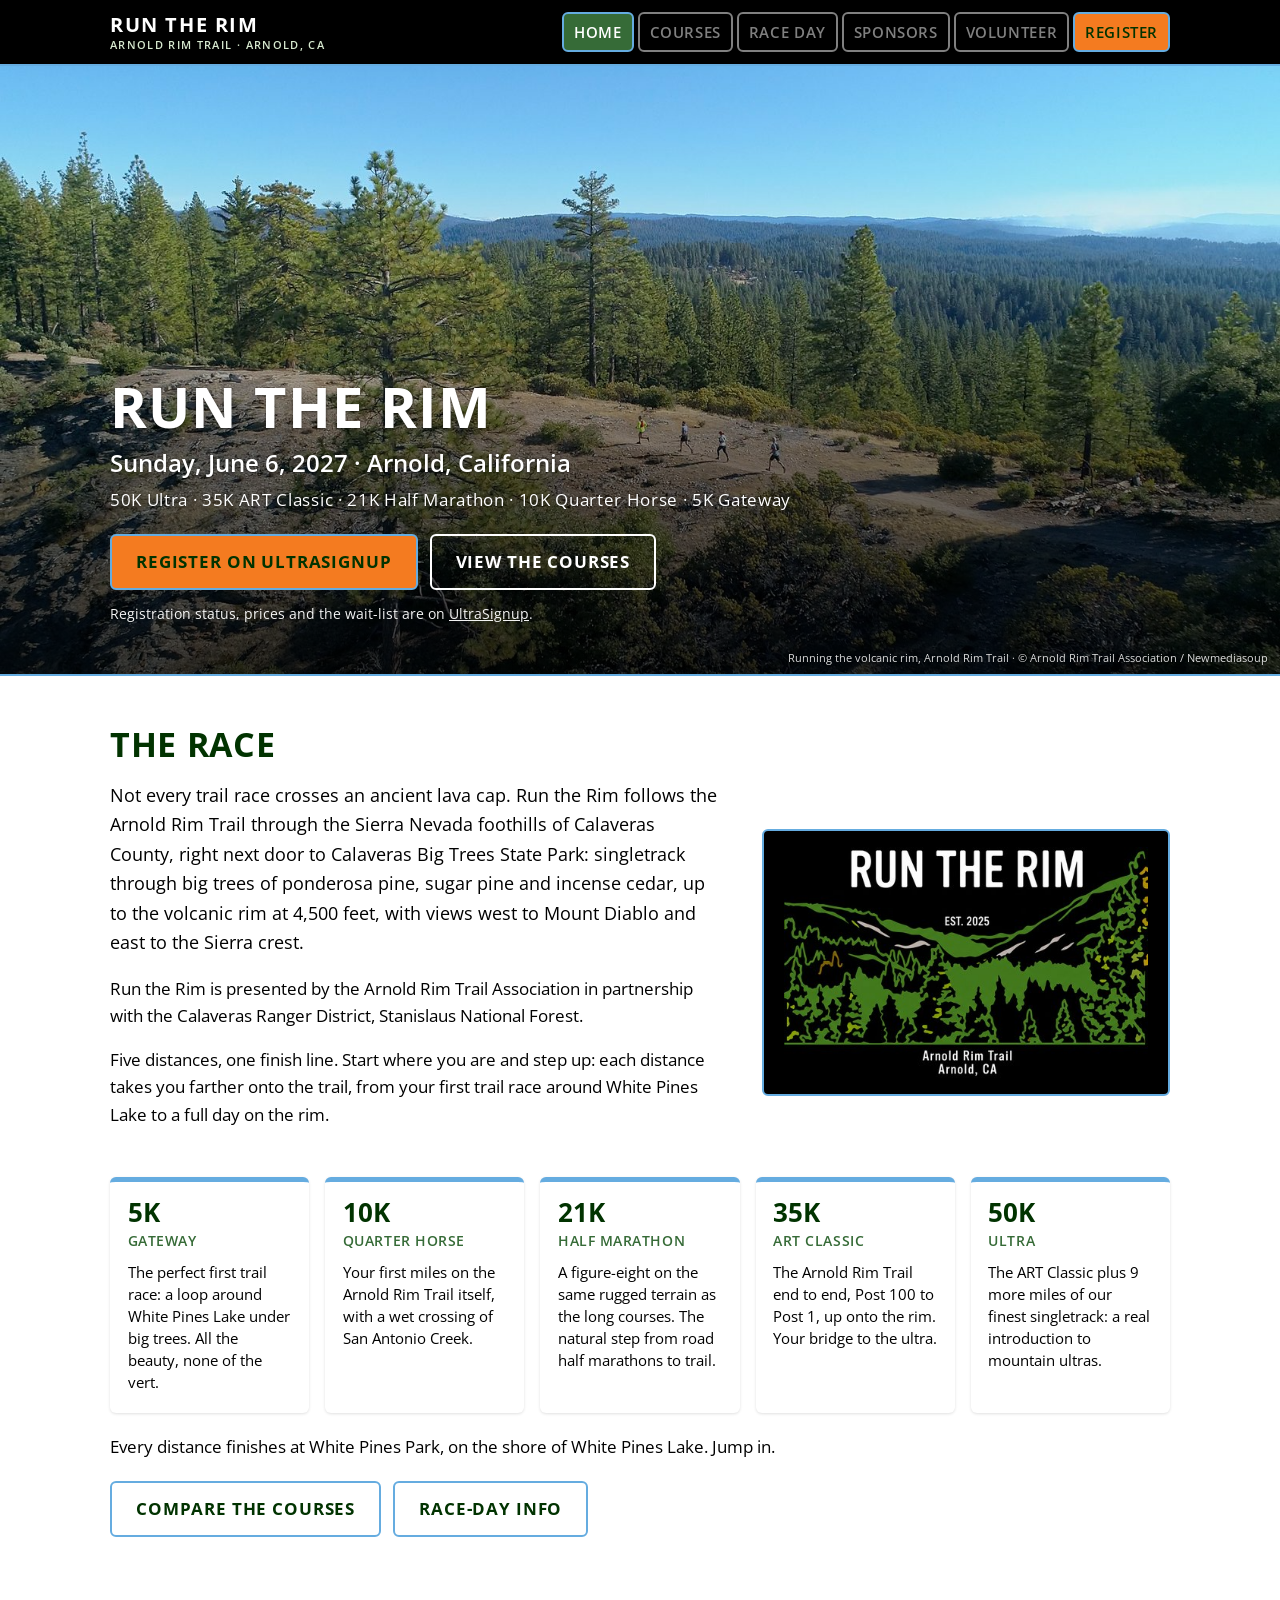
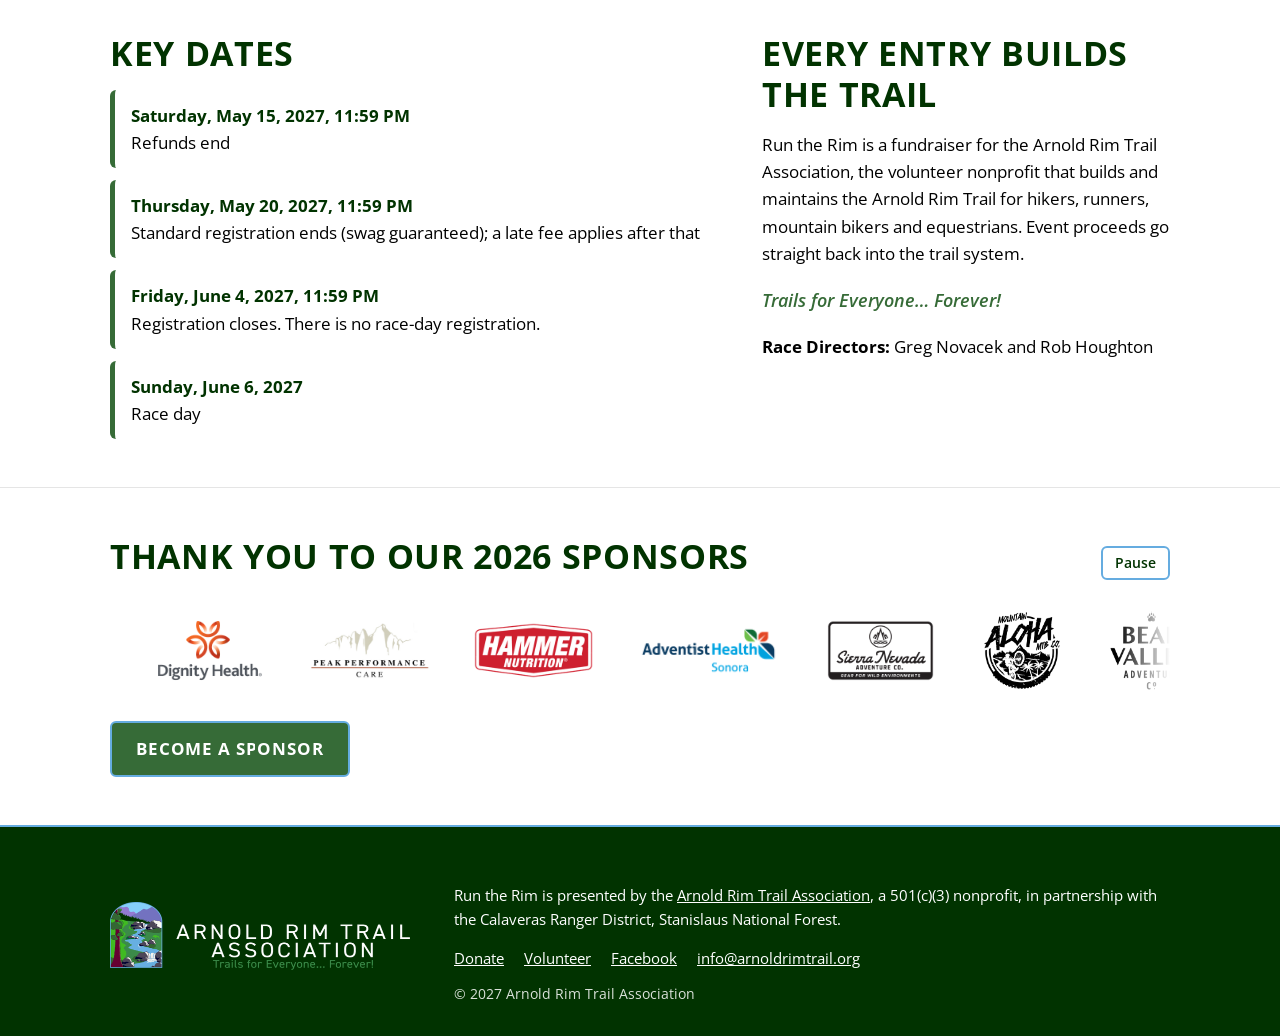
<file: index.html>
<!doctype html>
<html lang="en">
<head>
  <!-- Google tag (GTM-52RN6DZZ, GA4 via Joel). One per page, immediately after <head>. -->
  <script async src="https://www.googletagmanager.com/gtm.js?id=GTM-52RN6DZZ"></script>
  <script>window.dataLayer = window.dataLayer || []; function gtag(){dataLayer.push(arguments);} gtag('js', new Date());</script>
  <meta charset="utf-8">
  <meta name="viewport" content="width=device-width, initial-scale=1">
  <title>Run the Rim 2027 | Trail Races 5K–50K in Arnold, CA · June 6</title>
  <meta name="description" content="Run the Rim, Sunday, June 6, 2027: five trail races, 5K to 50K, on the Arnold Rim Trail in Arnold, CA, next to Calaveras Big Trees. Mostly singletrack.">
  <link rel="canonical" href="https://runtherim.com/">
  <meta property="og:type" content="website">
  <meta property="og:title" content="Run the Rim 2027 | Trail Races 5K–50K in Arnold, CA · June 6">
  <meta property="og:description" content="Run the Rim, Sunday, June 6, 2027: five trail races, 5K to 50K, on the Arnold Rim Trail in Arnold, CA, next to Calaveras Big Trees. Mostly singletrack.">
  <meta property="og:url" content="https://runtherim.com/">
  <meta property="og:image" content="https://runtherim.com/img/og-image.jpg">
  <meta name="twitter:card" content="summary_large_image">
  <meta name="theme-color" content="#000000">
  <meta name="color-scheme" content="only light">
  <link rel="icon" href="favicon.ico" sizes="any">
  <link rel="apple-touch-icon" href="apple-touch-icon.png">
  <link rel="preconnect" href="https://fonts.googleapis.com">
  <link rel="preconnect" href="https://fonts.gstatic.com" crossorigin>
  <link href="https://fonts.googleapis.com/css2?family=Open+Sans:ital,wght@0,400;0,600;0,700;1,400;1,600&display=swap" rel="stylesheet">
  <link rel="stylesheet" href="css/style.css?v=36">
  <!-- Structured data. offers carries only the UltraSignup link: registration status and prices are stated on UltraSignup, never here. -->
  <script type="application/ld+json">
{"@context": "https://schema.org", "@type": "SportsEvent", "name": "Run the Rim 2027", "startDate": "2027-06-06T07:00:00-07:00", "endDate": "2027-06-06", "eventStatus": "https://schema.org/EventScheduled", "eventAttendanceMode": "https://schema.org/OfflineEventAttendanceMode", "location": {"@type": "Place", "name": "White Pines Park", "address": {"@type": "PostalAddress", "streetAddress": "1965 Blagen Rd", "addressLocality": "Arnold", "addressRegion": "CA", "postalCode": "95223", "addressCountry": "US"}}, "image": ["https://runtherim.com/img/og-image.jpg"], "description": "Five trail races, 5K to 50K, on the Arnold Rim Trail in Arnold, California.", "url": "https://runtherim.com/", "organizer": {"@type": "Organization", "name": "Arnold Rim Trail Association", "url": "https://arnoldrimtrail.org"}, "offers": {"@type": "Offer", "url": "https://ultrasignup.com/register.aspx?did=135759"}, "subEvent": [{"@type": "SportsEvent", "name": "Run the Rim 2027 50K Ultra", "startDate": "2027-06-06T07:00:00-07:00", "eventStatus": "https://schema.org/EventScheduled", "eventAttendanceMode": "https://schema.org/OfflineEventAttendanceMode", "location": {"@type": "Place", "name": "White Pines Park", "address": {"@type": "PostalAddress", "streetAddress": "1965 Blagen Rd", "addressLocality": "Arnold", "addressRegion": "CA", "postalCode": "95223", "addressCountry": "US"}}, "organizer": {"@type": "Organization", "name": "Arnold Rim Trail Association", "url": "https://arnoldrimtrail.org"}, "offers": {"@type": "Offer", "url": "https://ultrasignup.com/register.aspx?did=135759"}, "url": "https://runtherim.com/50k.html"}, {"@type": "SportsEvent", "name": "Run the Rim 2027 35K ART Classic", "startDate": "2027-06-06T08:00:00-07:00", "eventStatus": "https://schema.org/EventScheduled", "eventAttendanceMode": "https://schema.org/OfflineEventAttendanceMode", "location": {"@type": "Place", "name": "White Pines Park", "address": {"@type": "PostalAddress", "streetAddress": "1965 Blagen Rd", "addressLocality": "Arnold", "addressRegion": "CA", "postalCode": "95223", "addressCountry": "US"}}, "organizer": {"@type": "Organization", "name": "Arnold Rim Trail Association", "url": "https://arnoldrimtrail.org"}, "offers": {"@type": "Offer", "url": "https://ultrasignup.com/register.aspx?did=135759"}, "url": "https://runtherim.com/35k.html"}, {"@type": "SportsEvent", "name": "Run the Rim 2027 21K Half Marathon", "startDate": "2027-06-06T08:30:00-07:00", "eventStatus": "https://schema.org/EventScheduled", "eventAttendanceMode": "https://schema.org/OfflineEventAttendanceMode", "location": {"@type": "Place", "name": "White Pines Park", "address": {"@type": "PostalAddress", "streetAddress": "1965 Blagen Rd", "addressLocality": "Arnold", "addressRegion": "CA", "postalCode": "95223", "addressCountry": "US"}}, "organizer": {"@type": "Organization", "name": "Arnold Rim Trail Association", "url": "https://arnoldrimtrail.org"}, "offers": {"@type": "Offer", "url": "https://ultrasignup.com/register.aspx?did=135759"}, "url": "https://runtherim.com/21k.html"}, {"@type": "SportsEvent", "name": "Run the Rim 2027 10K Quarter Horse", "startDate": "2027-06-06T08:45:00-07:00", "eventStatus": "https://schema.org/EventScheduled", "eventAttendanceMode": "https://schema.org/OfflineEventAttendanceMode", "location": {"@type": "Place", "name": "White Pines Park", "address": {"@type": "PostalAddress", "streetAddress": "1965 Blagen Rd", "addressLocality": "Arnold", "addressRegion": "CA", "postalCode": "95223", "addressCountry": "US"}}, "organizer": {"@type": "Organization", "name": "Arnold Rim Trail Association", "url": "https://arnoldrimtrail.org"}, "offers": {"@type": "Offer", "url": "https://ultrasignup.com/register.aspx?did=135759"}, "url": "https://runtherim.com/10k.html"}, {"@type": "SportsEvent", "name": "Run the Rim 2027 5K Gateway", "startDate": "2027-06-06T09:00:00-07:00", "eventStatus": "https://schema.org/EventScheduled", "eventAttendanceMode": "https://schema.org/OfflineEventAttendanceMode", "location": {"@type": "Place", "name": "White Pines Park", "address": {"@type": "PostalAddress", "streetAddress": "1965 Blagen Rd", "addressLocality": "Arnold", "addressRegion": "CA", "postalCode": "95223", "addressCountry": "US"}}, "organizer": {"@type": "Organization", "name": "Arnold Rim Trail Association", "url": "https://arnoldrimtrail.org"}, "offers": {"@type": "Offer", "url": "https://ultrasignup.com/register.aspx?did=135759"}, "url": "https://runtherim.com/5k.html"}]}
  </script>
  <script type="application/ld+json">{"@context": "https://schema.org", "@type": "WebSite", "name": "Run the Rim", "url": "https://runtherim.com/"}</script>
</head>
<body>
  <a class="skip-link" href="#main">Skip to content</a>
  <header class="site-header">
    <div class="wrap">
      <a class="wordmark" href="index.html">Run the Rim<span>Arnold Rim Trail · Arnold, CA</span></a>
      <button class="nav-toggle" aria-expanded="false" aria-controls="site-nav">Menu</button>
      <nav class="site-nav" id="site-nav" aria-label="Main">
        <ul>
          <li><a href="index.html" aria-current="page">Home</a></li>
          <li><a href="courses.html">Courses</a></li>
          <li><a href="race-day.html">Race Day</a></li>
          <li><a href="sponsors.html">Sponsors</a></li>
          <li><a href="https://arnoldrimtrail.org/volunteer/">Volunteer</a></li>
          <li><a class="nav-register" href="https://ultrasignup.com/register.aspx?did=135759">Register</a></li>
        </ul>
      </nav>
    </div>
  </header>

  <main id="main">
    <section class="hero" aria-labelledby="hero-title">
      <img class="hero-img" src="img/hero-rim-1600.jpg" srcset="img/hero-rim-800.jpg 800w, img/hero-rim-1200.jpg 1200w, img/hero-rim-1600.jpg 1600w, img/hero-rim-2400.jpg 2400w, img/hero-rim-3200.jpg 3200w" sizes="(max-width: 760px) 142vw, (max-width: 1200px) 130vw, 100vw" width="4000" height="2000" alt="Four runners on the open volcanic rim of the Arnold Rim Trail, with forested ridges beyond" fetchpriority="high">
      <span class="photo-credit">Running the volcanic rim, Arnold Rim Trail · © Arnold Rim Trail Association / Newmediasoup</span>
      <div class="wrap">
        <h1 id="hero-title">Run the Rim</h1>
        <p class="date">Sunday, June 6, 2027 · Arnold, California</p>
        <p class="distances"><span class="nw">50K Ultra</span> · <span class="nw">35K ART Classic</span> · <span class="nw">21K Half Marathon</span> · <span class="nw">10K Quarter Horse</span> · <span class="nw">5K Gateway</span></p>
        <div class="btn-row">
          <a class="btn btn-cta" href="https://ultrasignup.com/register.aspx?did=135759">Register on UltraSignup</a>
          <a class="btn btn-outline" href="courses.html">View the courses</a>
        </div>
        <p class="note">Registration status, prices and the wait-list are on <a href="https://ultrasignup.com/register.aspx?did=135759">UltraSignup</a>.</p>
      </div>
    </section>


    <section aria-labelledby="race-title">
      <div class="wrap two-col race-cols">
        <h2 id="race-title">The race</h2>
        <div>
          <p class="lede">Not every trail race crosses an ancient lava cap. Run the Rim follows the Arnold Rim Trail through the Sierra Nevada foothills of Calaveras County, right next door to Calaveras Big Trees State Park: singletrack through big trees of ponderosa pine, sugar pine and incense cedar, up to the volcanic rim at 4,500 feet, with views west to Mount Diablo and east to the Sierra crest.</p>
          <p>Run the Rim is presented by the Arnold Rim Trail Association in partnership with the Calaveras Ranger District, Stanislaus National Forest.</p>
          <p>Five distances, one finish line. Start where you are and step up: each distance takes you farther onto the trail, from your first trail race around White Pines Lake to a full day on the rim.</p>        </div>
        <div class="race-side">
          <div class="logo-feature"><img src="img/rtr-logo-480.jpg" srcset="img/rtr-logo-480.jpg 480w, img/rtr-logo-960.jpg 960w" sizes="(max-width: 860px) 90vw, 460px" width="480" height="304" alt="Run the Rim logo: Run the Rim, established 2025, Arnold Rim Trail, Arnold, CA" loading="lazy"></div>
        </div>
      </div>
      <div class="wrap">
        <ol class="ladder" aria-label="The five distances, from first trail race to ultra">
          <li><a class="ladder-card" href="5k.html"><span class="dist">5K</span><span class="dist-title">Gateway</span><span class="pitch">The perfect first trail race: a loop around White Pines Lake under big trees. All the beauty, none of the vert.</span></a></li>
          <li><a class="ladder-card" href="10k.html"><span class="dist">10K</span><span class="dist-title">Quarter Horse</span><span class="pitch">Your first miles on the Arnold Rim Trail itself, with a wet crossing of San Antonio Creek.</span></a></li>
          <li><a class="ladder-card" href="21k.html"><span class="dist">21K</span><span class="dist-title">Half Marathon</span><span class="pitch">A figure-eight on the same rugged terrain as the long courses. The natural step from road half marathons to trail.</span></a></li>
          <li><a class="ladder-card" href="35k.html"><span class="dist">35K</span><span class="dist-title">ART Classic</span><span class="pitch">The Arnold Rim Trail end to end, Post 100 to Post 1, up onto the rim. Your bridge to the ultra.</span></a></li>
          <li><a class="ladder-card" href="50k.html"><span class="dist">50K</span><span class="dist-title">Ultra</span><span class="pitch">The ART Classic plus 9 more miles of our finest singletrack: a real introduction to mountain ultras.</span></a></li>
        </ol>
        <p class="ladder-note">Every distance finishes at White Pines Park, on the shore of White Pines Lake. Jump in.</p>
        <div class="btn-row">
          <a class="btn btn-light" href="courses.html">Compare the courses</a>
          <a class="btn btn-light" href="race-day.html">Race-day info</a>
        </div>
      </div>
    </section>


    <section aria-labelledby="dates-title">
      <div class="wrap two-col">
        <div>
          <h2 id="dates-title">Key dates</h2>
          <ul class="dates">
            <li><strong>Saturday, May 15, 2027, 11:59 PM</strong>Refunds end</li>
            <li><strong>Thursday, May 20, 2027, 11:59 PM</strong>Standard registration ends (swag guaranteed); a late fee applies after that</li>
            <li><strong>Friday, June 4, 2027, 11:59 PM</strong>Registration closes. There is no race-day registration.</li>
            <li><strong>Sunday, June 6, 2027</strong>Race day</li>
          </ul>
        </div>
        <div>
          <h2>Every entry builds the trail</h2>
          <p>Run the Rim is a fundraiser for the Arnold Rim Trail Association, the volunteer nonprofit that builds and maintains the Arnold Rim Trail for hikers, runners, mountain bikers and equestrians. Event proceeds go straight back into the trail system.</p>
          <p class="tagline">Trails for Everyone… Forever!</p>
          <p><strong>Race Directors:</strong> Greg Novacek and Rob Houghton</p>
        </div>
      </div>
    </section>

    <section class="sponsor-strip" aria-labelledby="sponsor-strip-title">
      <div class="wrap">
        <h2 id="sponsor-strip-title">Thank you to our 2026 sponsors</h2>
        <div class="marquee" data-marquee>
          <button type="button" class="marquee-toggle" aria-pressed="false">Pause</button>
          <div class="marquee-viewport">
            <ul class="marquee-track">
            <li><a href="https://www.dignityhealth.org/central-california/locations/marktwainmedical/services/medical-clinics" rel="noopener"><img src="img/sponsors/dignity-health.png" alt="Dignity Health Mark Twain Medical Center" width="112" height="68" style="--w:112px" loading="lazy"></a></li>
            <li><a href="https://peakperformancecare.com" rel="noopener"><img src="img/sponsors/peak-performance-600.png" alt="Peak Performance" width="120" height="63" style="--w:120px" loading="lazy"></a></li>
            <li><a href="https://www.hammernutrition.com" rel="noopener"><img src="img/sponsors/hammer-nutrition.png" alt="Hammer Nutrition" width="119" height="64" style="--w:119px" loading="lazy"></a></li>
            <li><a href="https://www.adventisthealth.org/sonora/" rel="noopener"><img src="img/sponsors/adventist-health-sonora.png" alt="Adventist Health Sonora" width="143" height="53" style="--w:143px" loading="lazy"></a></li>
            <li><a href="https://www.snacattack.com" rel="noopener"><img src="img/sponsors/snac-2026.png" alt="Sierra Nevada Adventure Co." width="113" height="67" style="--w:113px" loading="lazy"></a></li>
            <li><a href="https://www.ridemountainaloha.com/" rel="noopener"><img src="img/sponsors/mountain-aloha.png" alt="Mountain Aloha MTB Co." width="82" height="84" style="--w:82px" loading="lazy"></a></li>
            <li><a href="https://www.bvadventures.com" rel="noopener"><img src="img/sponsors/bearvalley-stackedlogo-black-pms.png" alt="Bear Valley Adventure Co." width="89" height="84" style="--w:89px" loading="lazy"></a></li>
            <li><a href="https://www.kevinscrane.com/" rel="noopener"><img src="img/sponsors/kevins-crane.png" alt="Kevin&#x27;s Crane Co." width="98" height="77" style="--w:98px" loading="lazy"></a></li>
            <li><a href="https://www.goldelectricinc.com" rel="noopener"><img src="img/sponsors/gold.png" alt="Gold Electric" width="97" height="79" style="--w:97px" loading="lazy"></a></li>
            <li><a href="https://www.poppiesnpines.com/" rel="noopener"><img src="img/sponsors/poppies-pines.png" alt="Poppies n&#x27; Pines" width="65" height="84" style="--w:65px" loading="lazy"></a></li>
            <li><a href="https://cal-waste.com" rel="noopener"><img src="img/sponsors/cal-waste.png" alt="Cal-Waste" width="156" height="49" style="--w:156px" loading="lazy"></a></li>
            <li><a href="https://boutique.allegorie.wine/" rel="noopener"><img src="img/sponsors/allegorie.png" alt="Allégorie" width="93" height="82" style="--w:93px" loading="lazy"></a></li>
            <li><a href="https://www.yelp.com/biz/heart-and-soul-country-kitchen-arnold" rel="noopener"><img src="img/sponsors/heart-and-soul-kitchen.png" alt="Heart and Soul Country Kitchen" width="92" height="82" style="--w:92px" loading="lazy"></a></li>
            <li><a href="https://hibernation.com/hibernation/" rel="noopener"><img src="img/sponsors/hibernation-stove-spa.png" alt="Hibernation Stove &amp; Spa" width="99" height="77" style="--w:99px" loading="lazy"></a></li>
            <li><a href="https://www.arnoldlodgeca.com/" rel="noopener"><img src="img/sponsors/meadowmontlogowithdog.png" alt="Meadowmont Lodge" width="147" height="52" style="--w:147px" loading="lazy"></a></li>
            <li><a href="https://www.arnoldtimberlinelodge.com" rel="noopener"><img src="img/sponsors/timerberline-lodge-2.png" alt="Timberline Lodge" width="112" height="68" style="--w:112px" loading="lazy"></a></li>
            <li><a href="https://arnoldcaliforniahomes.com/" rel="noopener"><img src="img/sponsors/corcoran.png" alt="Corcoran Icon Properties" width="130" height="58" style="--w:130px" loading="lazy"></a></li>
            <li><a href="https://crowleydds.com/" rel="noopener"><img src="img/sponsors/crowley-dentistry.png" alt="Crowley Dentistry" width="154" height="49" style="--w:154px" loading="lazy"></a></li>
            <li><a href="https://www.jilliandayspa.com/" rel="noopener"><img src="img/sponsors/jillian-spa.png" alt="Jillian Day Spa &amp; Salon" width="62" height="84" style="--w:62px" loading="lazy"></a></li>
            <li><a href="https://www.thesmogking.com/" rel="noopener"><img src="img/sponsors/smog-king.png" alt="The Smog King" width="99" height="76" style="--w:99px" loading="lazy"></a></li>
            <li><a href="https://makepartake.com" rel="noopener"><img src="img/sponsors/makeandpartake-web.png" alt="Make &amp; parTake" width="182" height="42" style="--w:182px" loading="lazy"></a></li>
            <li><a href="https://www.fawnandfernboutique.com/" rel="noopener"><img src="img/sponsors/fawn-and-fern-1.png" alt="Fawn &amp; Fern Boutique" width="84" height="84" style="--w:84px" loading="lazy"></a></li>
            <li><a href="https://www.pizzafactory.com/arnold/" rel="noopener"><img src="img/sponsors/pizza-factory-600.png" alt="Pizza Factory Arnold" width="84" height="84" style="--w:84px" loading="lazy"></a></li>
            <li><a href="https://www.gatewaypress.net/" rel="noopener"><img src="img/sponsors/gateway-600.png" alt="Gateway Press" width="115" height="66" style="--w:115px" loading="lazy"></a></li>
            <li><a href="https://www.cedarcreekrealty.com/" rel="noopener"><img src="img/sponsors/cedar-creek.png" alt="Cedar Creek Realty" width="54" height="84" style="--w:54px" loading="lazy"></a></li>
            <li><a href="https://www.gerardinsurance.com/" rel="noopener"><img src="img/sponsors/gerard-insurance.png" alt="Gerard Insurance Services" width="133" height="57" style="--w:133px" loading="lazy"></a></li>
            <li><a href="https://fireflybrandmanagement.com/" rel="noopener"><img src="img/sponsors/firefly.png" alt="Firefly Brand Management" width="136" height="56" style="--w:136px" loading="lazy"></a></li>
            <li><a href="https://www.calaverasfitnessco.com" rel="noopener"><img src="img/sponsors/cross-fit.png" alt="CrossFit Calaveras" width="84" height="84" style="--w:84px" loading="lazy"></a></li>
            <li class="marquee-dup" aria-hidden="true"><ul>
              <li><a href="https://www.dignityhealth.org/central-california/locations/marktwainmedical/services/medical-clinics" rel="noopener" tabindex="-1"><img src="img/sponsors/dignity-health.png" alt="" width="112" height="68" style="--w:112px" loading="lazy"></a></li>
              <li><a href="https://peakperformancecare.com" rel="noopener" tabindex="-1"><img src="img/sponsors/peak-performance-600.png" alt="" width="120" height="63" style="--w:120px" loading="lazy"></a></li>
              <li><a href="https://www.hammernutrition.com" rel="noopener" tabindex="-1"><img src="img/sponsors/hammer-nutrition.png" alt="" width="119" height="64" style="--w:119px" loading="lazy"></a></li>
              <li><a href="https://www.adventisthealth.org/sonora/" rel="noopener" tabindex="-1"><img src="img/sponsors/adventist-health-sonora.png" alt="" width="143" height="53" style="--w:143px" loading="lazy"></a></li>
              <li><a href="https://www.snacattack.com" rel="noopener" tabindex="-1"><img src="img/sponsors/snac-2026.png" alt="" width="113" height="67" style="--w:113px" loading="lazy"></a></li>
              <li><a href="https://www.ridemountainaloha.com/" rel="noopener" tabindex="-1"><img src="img/sponsors/mountain-aloha.png" alt="" width="82" height="84" style="--w:82px" loading="lazy"></a></li>
              <li><a href="https://www.bvadventures.com" rel="noopener" tabindex="-1"><img src="img/sponsors/bearvalley-stackedlogo-black-pms.png" alt="" width="89" height="84" style="--w:89px" loading="lazy"></a></li>
              <li><a href="https://www.kevinscrane.com/" rel="noopener" tabindex="-1"><img src="img/sponsors/kevins-crane.png" alt="" width="98" height="77" style="--w:98px" loading="lazy"></a></li>
              <li><a href="https://www.goldelectricinc.com" rel="noopener" tabindex="-1"><img src="img/sponsors/gold.png" alt="" width="97" height="79" style="--w:97px" loading="lazy"></a></li>
              <li><a href="https://www.poppiesnpines.com/" rel="noopener" tabindex="-1"><img src="img/sponsors/poppies-pines.png" alt="" width="65" height="84" style="--w:65px" loading="lazy"></a></li>
              <li><a href="https://cal-waste.com" rel="noopener" tabindex="-1"><img src="img/sponsors/cal-waste.png" alt="" width="156" height="49" style="--w:156px" loading="lazy"></a></li>
              <li><a href="https://boutique.allegorie.wine/" rel="noopener" tabindex="-1"><img src="img/sponsors/allegorie.png" alt="" width="93" height="82" style="--w:93px" loading="lazy"></a></li>
              <li><a href="https://www.yelp.com/biz/heart-and-soul-country-kitchen-arnold" rel="noopener" tabindex="-1"><img src="img/sponsors/heart-and-soul-kitchen.png" alt="" width="92" height="82" style="--w:92px" loading="lazy"></a></li>
              <li><a href="https://hibernation.com/hibernation/" rel="noopener" tabindex="-1"><img src="img/sponsors/hibernation-stove-spa.png" alt="" width="99" height="77" style="--w:99px" loading="lazy"></a></li>
              <li><a href="https://www.arnoldlodgeca.com/" rel="noopener" tabindex="-1"><img src="img/sponsors/meadowmontlogowithdog.png" alt="" width="147" height="52" style="--w:147px" loading="lazy"></a></li>
              <li><a href="https://www.arnoldtimberlinelodge.com" rel="noopener" tabindex="-1"><img src="img/sponsors/timerberline-lodge-2.png" alt="" width="112" height="68" style="--w:112px" loading="lazy"></a></li>
              <li><a href="https://arnoldcaliforniahomes.com/" rel="noopener" tabindex="-1"><img src="img/sponsors/corcoran.png" alt="" width="130" height="58" style="--w:130px" loading="lazy"></a></li>
              <li><a href="https://crowleydds.com/" rel="noopener" tabindex="-1"><img src="img/sponsors/crowley-dentistry.png" alt="" width="154" height="49" style="--w:154px" loading="lazy"></a></li>
              <li><a href="https://www.jilliandayspa.com/" rel="noopener" tabindex="-1"><img src="img/sponsors/jillian-spa.png" alt="" width="62" height="84" style="--w:62px" loading="lazy"></a></li>
              <li><a href="https://www.thesmogking.com/" rel="noopener" tabindex="-1"><img src="img/sponsors/smog-king.png" alt="" width="99" height="76" style="--w:99px" loading="lazy"></a></li>
              <li><a href="https://makepartake.com" rel="noopener" tabindex="-1"><img src="img/sponsors/makeandpartake-web.png" alt="" width="182" height="42" style="--w:182px" loading="lazy"></a></li>
              <li><a href="https://www.fawnandfernboutique.com/" rel="noopener" tabindex="-1"><img src="img/sponsors/fawn-and-fern-1.png" alt="" width="84" height="84" style="--w:84px" loading="lazy"></a></li>
              <li><a href="https://www.pizzafactory.com/arnold/" rel="noopener" tabindex="-1"><img src="img/sponsors/pizza-factory-600.png" alt="" width="84" height="84" style="--w:84px" loading="lazy"></a></li>
              <li><a href="https://www.gatewaypress.net/" rel="noopener" tabindex="-1"><img src="img/sponsors/gateway-600.png" alt="" width="115" height="66" style="--w:115px" loading="lazy"></a></li>
              <li><a href="https://www.cedarcreekrealty.com/" rel="noopener" tabindex="-1"><img src="img/sponsors/cedar-creek.png" alt="" width="54" height="84" style="--w:54px" loading="lazy"></a></li>
              <li><a href="https://www.gerardinsurance.com/" rel="noopener" tabindex="-1"><img src="img/sponsors/gerard-insurance.png" alt="" width="133" height="57" style="--w:133px" loading="lazy"></a></li>
              <li><a href="https://fireflybrandmanagement.com/" rel="noopener" tabindex="-1"><img src="img/sponsors/firefly.png" alt="" width="136" height="56" style="--w:136px" loading="lazy"></a></li>
              <li><a href="https://www.calaverasfitnessco.com" rel="noopener" tabindex="-1"><img src="img/sponsors/cross-fit.png" alt="" width="84" height="84" style="--w:84px" loading="lazy"></a></li>
            </ul></li>
            </ul>
          </div>
        </div>
        <div class="btn-row"><a class="btn" href="sponsors.html">Become a sponsor</a></div>
      </div>
    </section>
  </main>

  <footer class="site-footer">
    <div class="wrap footer-grid">
      <a class="footer-logo" href="https://arnoldrimtrail.org"><img src="img/arta-logo-ondark.png" width="600" height="135" alt="Arnold Rim Trail Association — Trails for Everyone… Forever!"></a>
      <div>
        <p>Run the Rim is presented by the <a href="https://arnoldrimtrail.org">Arnold Rim Trail Association</a>, a 501(c)(3) nonprofit, in partnership with the Calaveras Ranger District, Stanislaus National Forest.</p>
        <ul class="footer-links">
          <li><a href="https://arnoldrimtrail.org/donate/">Donate</a></li>
          <li><a href="https://arnoldrimtrail.org/volunteer/">Volunteer</a></li>
          <li><a href="https://www.facebook.com/arnoldrimtrail">Facebook</a></li>
          <li><a href="mailto:info@arnoldrimtrail.org">info@arnoldrimtrail.org</a></li>
        </ul>
        <p class="copyright">© 2027 Arnold Rim Trail Association</p>
      </div>
    </div>
  </footer>
  <script src="js/nav.js"></script>
  <script src="js/marquee.js"></script>
</body>
</html>
</file>
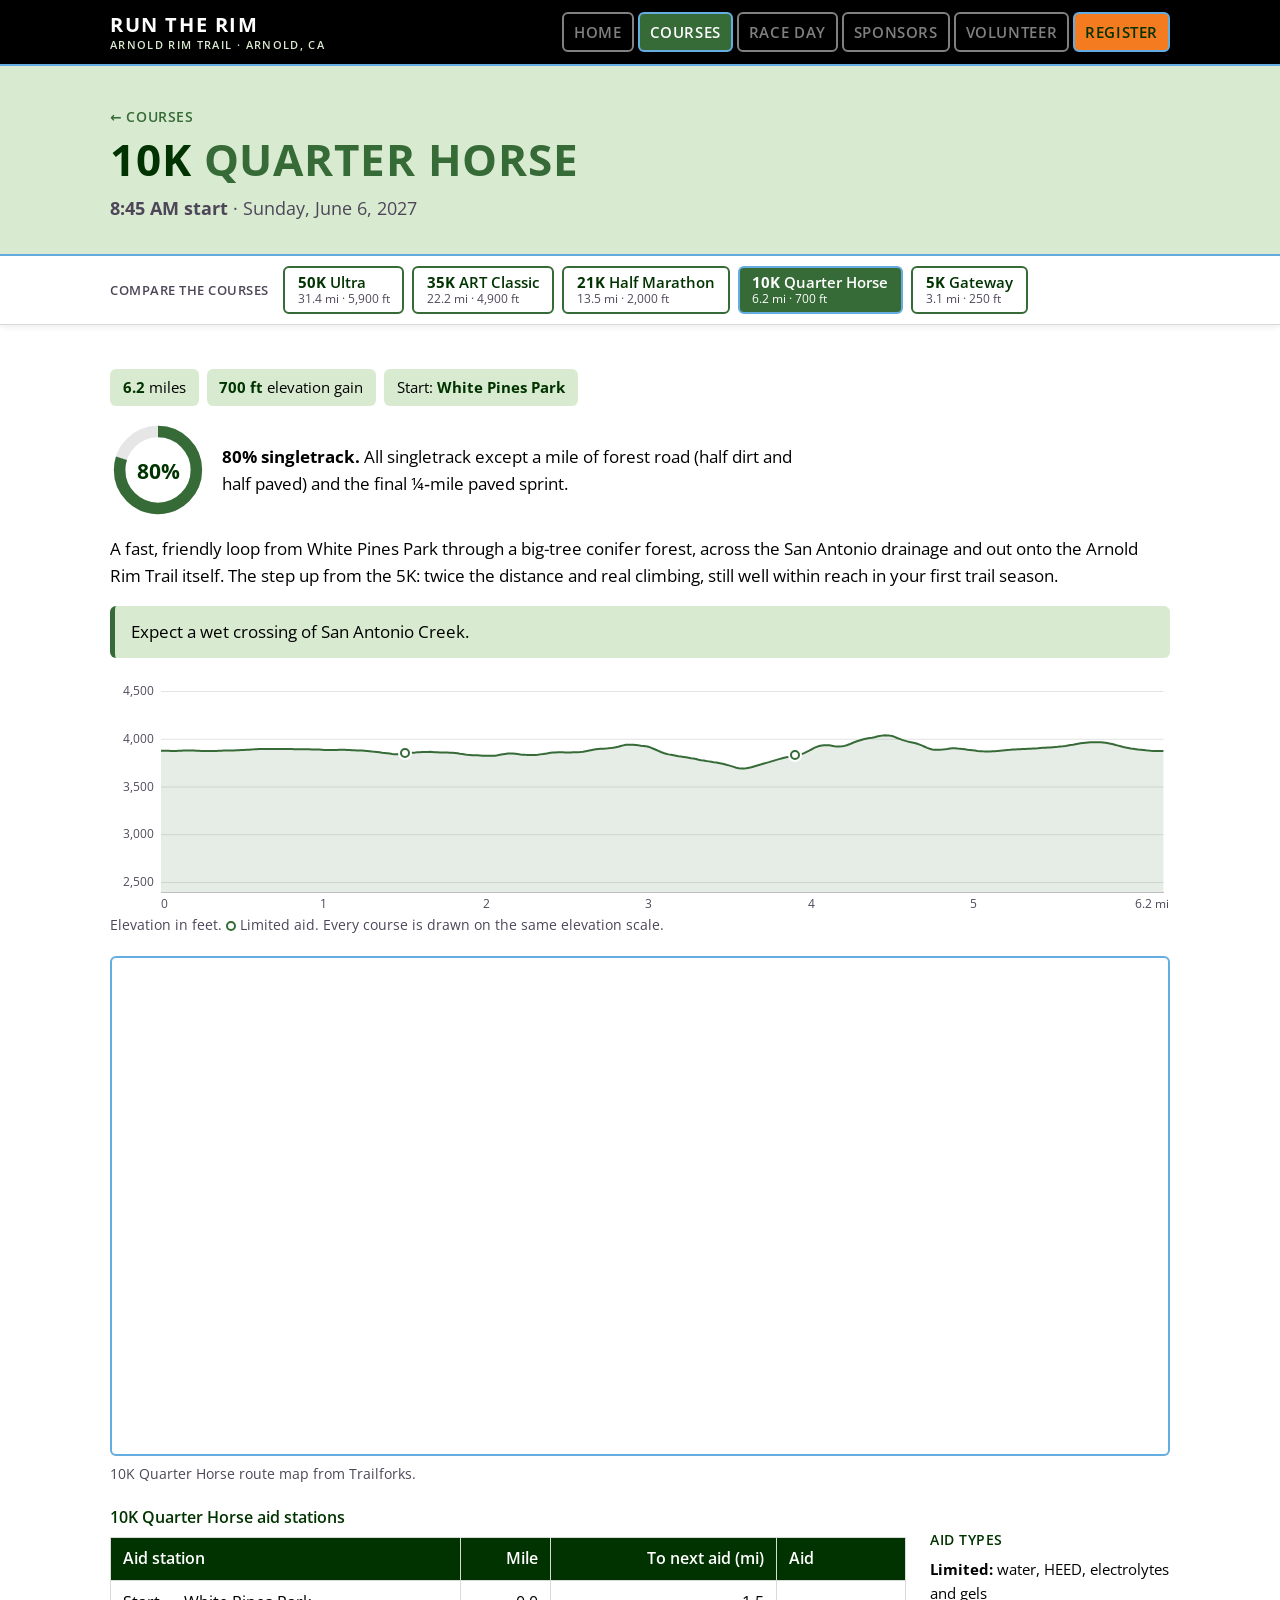
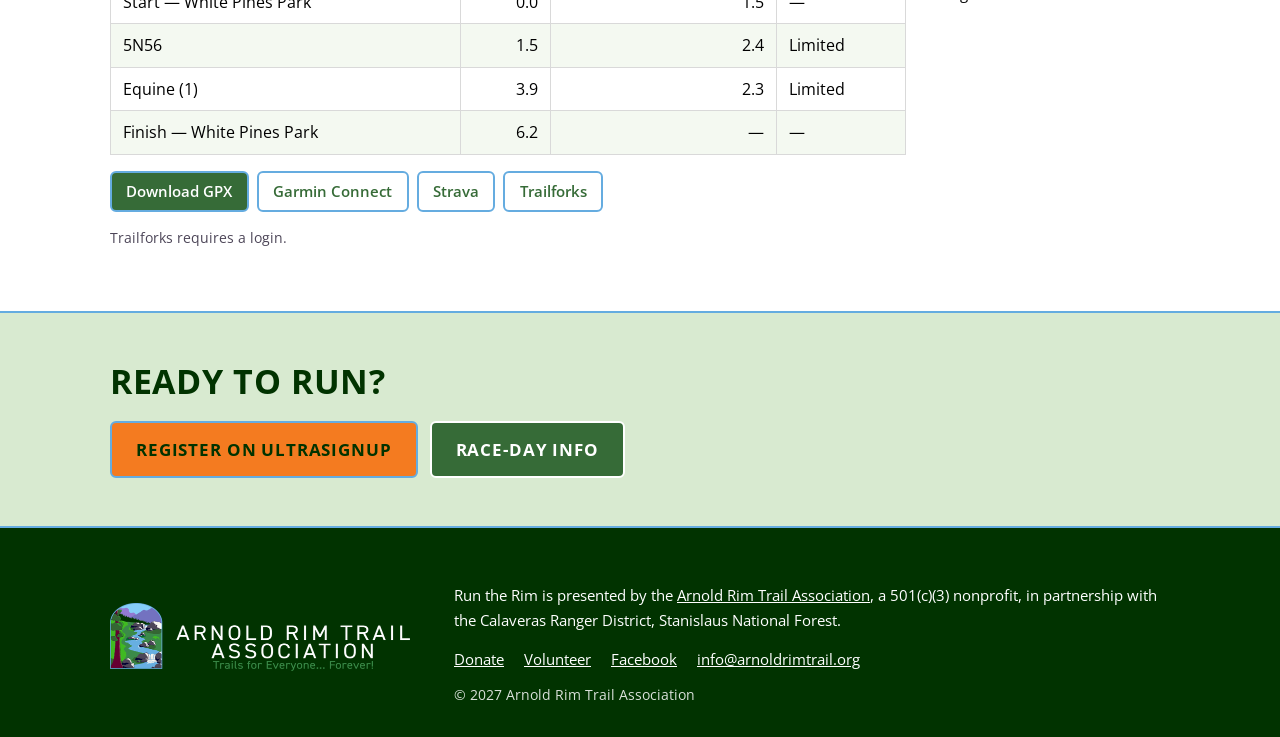
<file: 10k.html>
<!doctype html>
<html lang="en">
<head>
  <!-- Google tag (GTM-52RN6DZZ, GA4 via Joel). One per page, immediately after <head>. -->
  <script async src="https://www.googletagmanager.com/gtm.js?id=GTM-52RN6DZZ"></script>
  <script>window.dataLayer = window.dataLayer || []; function gtag(){dataLayer.push(arguments);} gtag('js', new Date());</script>
  <meta charset="utf-8">
  <meta name="viewport" content="width=device-width, initial-scale=1">
  <title>10K Trail Race in Arnold, CA: Quarter Horse | Run the Rim</title>
  <meta name="description" content="Run the Rim 10K Quarter Horse, June 6, 2027: 6.2 mi and 700 ft on the Arnold Rim Trail in Arnold, CA, with a creek crossing. Map, aid and GPX.">
  <link rel="canonical" href="https://runtherim.com/10k.html">
  <meta property="og:type" content="website">
  <meta property="og:title" content="10K Trail Race in Arnold, CA: Quarter Horse | Run the Rim">
  <meta property="og:description" content="Run the Rim 10K Quarter Horse, June 6, 2027: 6.2 mi and 700 ft on the Arnold Rim Trail in Arnold, CA, with a creek crossing. Map, aid and GPX.">
  <meta property="og:url" content="https://runtherim.com/10k.html">
  <meta property="og:image" content="https://runtherim.com/img/og-image.jpg">
  <meta name="twitter:card" content="summary_large_image">
  <meta name="theme-color" content="#000000">
  <meta name="color-scheme" content="only light">
  <link rel="icon" href="favicon.ico" sizes="any">
  <link rel="apple-touch-icon" href="apple-touch-icon.png">
  <link rel="preconnect" href="https://fonts.googleapis.com">
  <link rel="preconnect" href="https://fonts.gstatic.com" crossorigin>
  <link href="https://fonts.googleapis.com/css2?family=Open+Sans:ital,wght@0,400;0,600;0,700;1,400;1,600&display=swap" rel="stylesheet">
  <link rel="stylesheet" href="css/style.css?v=36">
  <script type="application/ld+json">{"@context": "https://schema.org", "@type": "SportsEvent", "name": "Run the Rim 2027 10K Quarter Horse", "startDate": "2027-06-06T08:45:00-07:00", "endDate": "2027-06-06", "eventStatus": "https://schema.org/EventScheduled", "eventAttendanceMode": "https://schema.org/OfflineEventAttendanceMode", "location": {"@type": "Place", "name": "White Pines Park", "address": {"@type": "PostalAddress", "streetAddress": "1965 Blagen Rd", "addressLocality": "Arnold", "addressRegion": "CA", "postalCode": "95223", "addressCountry": "US"}}, "image": ["https://runtherim.com/img/og-image.jpg"], "description": "Run the Rim 10K Quarter Horse, June 6, 2027: 6.2 mi and 700 ft on the Arnold Rim Trail in Arnold, CA, with a creek crossing. Map, aid and GPX.", "url": "https://runtherim.com/10k.html", "organizer": {"@type": "Organization", "name": "Arnold Rim Trail Association", "url": "https://arnoldrimtrail.org"}, "offers": {"@type": "Offer", "url": "https://ultrasignup.com/register.aspx?did=135759"}, "superEvent": {"@type": "SportsEvent", "name": "Run the Rim 2027", "url": "https://runtherim.com/"}}</script>
</head>
<body>
  <a class="skip-link" href="#main">Skip to content</a>
  <header class="site-header">
    <div class="wrap">
      <a class="wordmark" href="index.html">Run the Rim<span>Arnold Rim Trail · Arnold, CA</span></a>
      <button class="nav-toggle" aria-expanded="false" aria-controls="site-nav">Menu</button>
      <nav class="site-nav" id="site-nav" aria-label="Main">
        <ul>
          <li><a href="index.html">Home</a></li>
          <li><a href="courses.html" aria-current="page">Courses</a></li>
          <li><a href="race-day.html">Race Day</a></li>
          <li><a href="sponsors.html">Sponsors</a></li>
          <li><a href="https://arnoldrimtrail.org/volunteer/">Volunteer</a></li>
          <li><a class="nav-register" href="https://ultrasignup.com/register.aspx?did=135759">Register</a></li>
        </ul>
      </nav>
    </div>
  </header>

  <main id="main">
    <div class="page-title">
      <div class="wrap">
        <p class="crumb"><a href="courses.html">Courses</a></p>
        <h1 id="h-10k">10K <span class="title">Quarter Horse</span></h1>
        <p><strong>8:45 AM start</strong> · Sunday, June 6, 2027</p>
      </div>
    </div>

    <nav class="course-nav" id="course-nav" aria-label="Compare the courses">
      <div class="wrap">
        <a class="course-nav-label" href="courses.html">Compare the courses</a>
        <ul>
          <li><a href="50k.html"><span class="cn-name"><b>50K</b> Ultra</span><span class="cn-stats">31.4 mi · 5,900 ft</span></a></li>
          <li><a href="35k.html"><span class="cn-name"><b>35K</b> ART Classic</span><span class="cn-stats">22.2 mi · 4,900 ft</span></a></li>
          <li><a href="21k.html"><span class="cn-name"><b>21K</b> Half Marathon</span><span class="cn-stats">13.5 mi · 2,000 ft</span></a></li>
          <li><a href="10k.html" aria-current="true"><span class="cn-name"><b>10K</b> Quarter Horse</span><span class="cn-stats">6.2 mi · 700 ft</span></a></li>
          <li><a href="5k.html"><span class="cn-name"><b>5K</b> Gateway</span><span class="cn-stats">3.1 mi · 250 ft</span></a></li>
        </ul>
      </div>
    </nav>

    <section class="course" id="10k" aria-labelledby="h-10k">
      <div class="wrap">
        <ul class="stats">
          <li><strong>6.2</strong> miles</li>
          <li><strong>700 ft</strong> elevation gain</li>
          <li>Start: <strong>White Pines Park</strong></li>
        </ul>
        <div class="surface">
          <svg class="surface-ring" viewBox="0 0 100 100" width="96" height="96" role="img" aria-label="80% singletrack: 4.95 of 6.2 miles"><title>80% singletrack (4.95 of 6.2 mi)</title><circle cx="50" cy="50" r="40" class="track"/><circle cx="50" cy="50" r="40" class="fill" stroke-dasharray="200.66 251.33" transform="rotate(-90 50 50)"/><text x="50" y="50" class="pct">80%</text></svg>
          <p><strong>80% singletrack.</strong> All singletrack except a mile of forest road (half dirt and half paved) and the final ¼&#8209;mile paved sprint.</p>
        </div>
        <p>A fast, friendly loop from White Pines Park through a big-tree conifer forest, across the San Antonio drainage and out onto the Arnold Rim Trail itself. The step up from the 5K: twice the distance and real climbing, still well within reach in your first trail season.</p>
        <p class="callout">Expect a wet crossing of San Antonio Creek.</p>
        <!-- elevation:10k -->
        <figure class="elev" data-elev="{&quot;mi&quot;:[0.0,0.03,0.06,0.09,0.12,0.15,0.19,0.22,0.25,0.28,0.31,0.34,0.37,0.4,0.43,0.46,0.49,0.53,0.56,0.59,0.62,0.65,0.68,0.71,0.74,0.77,0.8,0.83,0.87,0.9,0.93,0.96,0.99,1.02,1.05,1.08,1.11,1.14,1.17,1.21,1.24,1.27,1.3,1.33,1.36,1.39,1.42,1.45,1.48,1.51,1.55,1.58,1.61,1.64,1.67,1.7,1.73,1.76,1.79,1.82,1.85,1.89,1.92,1.95,1.98,2.01,2.04,2.07,2.1,2.13,2.16,2.19,2.23,2.26,2.29,2.32,2.35,2.38,2.41,2.44,2.47,2.5,2.53,2.57,2.6,2.63,2.66,2.69,2.72,2.75,2.78,2.81,2.84,2.88,2.91,2.94,2.97,3.0,3.03,3.06,3.09,3.12,3.15,3.18,3.22,3.25,3.28,3.31,3.34,3.37,3.4,3.43,3.46,3.49,3.52,3.56,3.59,3.62,3.65,3.68,3.71,3.74,3.77,3.8,3.83,3.86,3.9,3.93,3.96,3.99,4.02,4.05,4.08,4.11,4.14,4.17,4.2,4.24,4.27,4.3,4.33,4.36,4.39,4.42,4.45,4.48,4.51,4.54,4.58,4.61,4.64,4.67,4.7,4.73,4.76,4.79,4.82,4.85,4.88,4.92,4.95,4.98,5.01,5.04,5.07,5.1,5.13,5.16,5.19,5.22,5.26,5.29,5.32,5.35,5.38,5.41,5.44,5.47,5.5,5.53,5.56,5.6,5.63,5.66,5.69,5.72,5.75,5.78,5.81,5.84,5.87,5.9,5.94,5.97,6.0,6.03,6.06,6.09,6.12,6.15,6.17],&quot;ft&quot;:[3881,3879,3879,3879,3881,3883,3883,3881,3878,3877,3877,3879,3880,3882,3883,3884,3887,3889,3893,3897,3899,3899,3898,3898,3898,3899,3897,3896,3894,3895,3894,3893,3889,3886,3888,3889,3890,3888,3885,3882,3882,3878,3872,3867,3859,3853,3846,3842,3845,3852,3858,3863,3866,3867,3867,3863,3861,3861,3859,3854,3845,3838,3834,3831,3828,3826,3826,3832,3842,3850,3852,3844,3839,3835,3835,3838,3845,3854,3861,3863,3863,3861,3863,3863,3870,3880,3890,3898,3901,3905,3912,3923,3937,3944,3943,3937,3930,3921,3901,3879,3856,3842,3833,3823,3816,3807,3798,3785,3776,3768,3760,3752,3741,3727,3710,3697,3694,3701,3716,3730,3746,3760,3776,3792,3806,3816,3824,3836,3854,3881,3909,3929,3938,3936,3928,3925,3931,3947,3970,3988,4003,4012,4022,4034,4041,4038,4025,4003,3985,3972,3961,3944,3922,3900,3890,3891,3895,3904,3904,3901,3895,3888,3881,3876,3873,3872,3876,3880,3885,3889,3894,3896,3899,3901,3904,3908,3912,3915,3920,3924,3931,3939,3949,3957,3964,3968,3969,3968,3962,3953,3940,3927,3914,3904,3896,3890,3884,3879,3878,3877,3877],&quot;aid&quot;:[[&quot;5N56&quot;,1.5,&quot;Limited&quot;],[&quot;Equine (1)&quot;,3.9,&quot;Limited&quot;]],&quot;y&quot;:[2400,4600]}">
          <div class="elev-plot" role="img" tabindex="0" aria-label="10K Quarter Horse elevation profile: starts at 3,881 ft, high point 4,041 ft at mile 4.5, finishes at 3,877 ft. 2 aid stations, listed in the table below.">
            <svg viewBox="0 0 1000 300" preserveAspectRatio="none" aria-hidden="true" focusable="false"><g class="elev-grid"><line x1="0" x2="1000" y1="286.4" y2="286.4"/><line x1="0" x2="1000" y1="218.2" y2="218.2"/><line x1="0" x2="1000" y1="150.0" y2="150.0"/><line x1="0" x2="1000" y1="81.8" y2="81.8"/><line x1="0" x2="1000" y1="13.6" y2="13.6"/></g><path class="elev-area" d="M0.0,98.1 L2.5,98.2 L5.0,98.3 L7.5,98.3 L10.0,98.4 L12.5,98.4 L15.0,98.4 L17.5,98.2 L20.1,98.1 L22.6,97.9 L25.1,97.8 L27.6,97.8 L30.1,97.8 L32.6,97.9 L35.1,98.1 L37.6,98.3 L40.1,98.5 L42.6,98.6 L45.1,98.6 L47.6,98.7 L50.1,98.6 L52.6,98.5 L55.1,98.4 L57.6,98.2 L60.2,98.1 L62.7,98.0 L65.2,97.9 L67.7,97.8 L70.2,97.8 L72.7,97.7 L75.2,97.6 L77.7,97.5 L80.2,97.3 L82.7,97.1 L85.2,96.9 L87.7,96.7 L90.2,96.4 L92.7,96.2 L95.2,95.9 L97.7,95.7 L100.3,95.6 L102.8,95.6 L105.3,95.6 L107.8,95.6 L110.3,95.7 L112.8,95.7 L115.3,95.7 L117.8,95.7 L120.3,95.7 L122.8,95.7 L125.3,95.6 L127.8,95.7 L130.3,95.8 L132.8,96.0 L135.3,96.1 L137.8,96.1 L140.4,96.2 L142.9,96.2 L145.4,96.2 L147.9,96.2 L150.4,96.3 L152.9,96.3 L155.4,96.4 L157.9,96.6 L160.4,96.9 L162.9,97.2 L165.4,97.3 L167.9,97.2 L170.4,97.1 L172.9,97.1 L175.4,97.0 L177.9,96.8 L180.5,96.8 L183.0,96.8 L185.5,97.1 L188.0,97.2 L190.5,97.5 L193.0,97.6 L195.5,97.9 L198.0,98.0 L200.5,97.9 L203.0,98.1 L205.5,98.5 L208.0,98.9 L210.5,99.3 L213.0,99.5 L215.5,99.9 L218.0,100.5 L220.6,101.1 L223.1,101.5 L225.6,101.9 L228.1,102.3 L230.6,102.9 L233.1,103.3 L235.6,103.3 L238.1,103.3 L240.6,103.0 L243.1,102.5 L245.6,102.0 L248.1,101.5 L250.6,101.2 L253.1,100.9 L255.6,100.5 L258.1,100.2 L260.7,100.1 L263.2,100.0 L265.7,99.9 L268.2,99.8 L270.7,99.9 L273.2,100.3 L275.7,100.5 L278.2,100.7 L280.7,100.7 L283.2,100.7 L285.7,100.8 L288.2,100.9 L290.7,101.1 L293.2,101.3 L295.7,101.7 L298.2,102.4 L300.8,103.0 L303.3,103.5 L305.8,103.9 L308.3,104.2 L310.8,104.5 L313.3,104.7 L315.8,104.8 L318.3,105.0 L320.8,105.2 L323.3,105.4 L325.8,105.5 L328.3,105.5 L330.8,105.5 L333.3,105.2 L335.8,104.7 L338.3,103.9 L340.9,103.3 L343.4,102.8 L345.9,102.3 L348.4,102.0 L350.9,102.0 L353.4,102.4 L355.9,103.0 L358.4,103.5 L360.9,103.8 L363.4,104.1 L365.9,104.3 L368.4,104.4 L370.9,104.4 L373.4,104.2 L375.9,103.9 L378.4,103.4 L381.0,103.0 L383.5,102.4 L386.0,101.8 L388.5,101.1 L391.0,100.7 L393.5,100.7 L396.0,100.5 L398.5,100.4 L401.0,100.5 L403.5,100.6 L406.0,100.8 L408.5,100.7 L411.0,100.5 L413.5,100.5 L416.0,100.5 L418.5,100.1 L421.1,99.5 L423.6,98.8 L426.1,98.1 L428.6,97.4 L431.1,96.8 L433.6,96.2 L436.1,95.7 L438.6,95.5 L441.1,95.3 L443.6,95.1 L446.1,94.8 L448.6,94.4 L451.1,93.9 L453.6,93.2 L456.1,92.4 L458.6,91.4 L461.2,90.5 L463.7,89.7 L466.2,89.5 L468.7,89.5 L471.2,89.6 L473.7,89.9 L476.2,90.5 L478.7,91.0 L481.2,91.3 L483.7,91.8 L486.2,92.6 L488.7,93.8 L491.2,95.3 L493.7,96.8 L496.2,98.4 L498.7,100.0 L501.3,101.4 L503.8,102.6 L506.3,103.4 L508.8,104.0 L511.3,104.6 L513.8,105.3 L516.3,106.0 L518.8,106.5 L521.3,107.0 L523.8,107.5 L526.3,108.1 L528.8,108.8 L531.3,109.4 L533.8,110.0 L536.3,111.1 L538.8,111.8 L541.4,112.3 L543.9,112.9 L546.4,113.4 L548.9,114.0 L551.4,114.6 L553.9,114.9 L556.4,115.6 L558.9,116.3 L561.4,117.1 L563.9,118.1 L566.4,119.1 L568.9,120.2 L571.4,121.3 L573.9,122.4 L576.4,123.2 L578.9,123.6 L581.5,123.6 L584.0,123.3 L586.5,122.6 L589.0,121.7 L591.5,120.6 L594.0,119.6 L596.5,118.6 L599.0,117.6 L601.5,116.5 L604.0,115.5 L606.5,114.5 L609.0,113.4 L611.5,112.3 L614.0,111.2 L616.5,110.2 L619.0,109.2 L621.6,108.2 L624.1,107.4 L626.6,106.9 L629.1,106.3 L631.6,105.8 L634.1,105.1 L636.6,104.2 L639.1,103.1 L641.6,101.7 L644.1,99.9 L646.6,98.1 L649.1,96.1 L651.6,94.2 L654.1,92.7 L656.6,91.5 L659.1,90.7 L661.7,90.3 L664.2,90.2 L666.7,90.5 L669.2,91.1 L671.7,91.7 L674.2,92.0 L676.7,92.1 L679.2,91.8 L681.7,91.3 L684.2,90.3 L686.7,89.0 L689.2,87.5 L691.7,86.0 L694.2,84.6 L696.7,83.5 L699.2,82.4 L701.8,81.5 L704.3,80.7 L706.8,80.1 L709.3,79.5 L711.8,78.8 L714.3,77.9 L716.8,77.2 L719.3,76.6 L721.8,76.2 L724.3,76.3 L726.8,76.6 L729.3,77.2 L731.8,78.4 L734.3,80.0 L736.8,81.3 L739.3,82.7 L741.9,83.8 L744.4,84.8 L746.9,85.6 L749.4,86.3 L751.9,87.1 L754.4,88.3 L756.9,89.5 L759.4,90.9 L761.9,92.5 L764.4,94.1 L766.9,95.4 L769.4,96.3 L771.9,96.8 L774.4,96.9 L776.9,96.7 L779.4,96.5 L782.0,96.1 L784.5,95.6 L787.0,95.0 L789.5,94.7 L792.0,94.8 L794.5,95.1 L797.0,95.3 L799.5,95.6 L802.0,96.1 L804.5,96.7 L807.0,97.1 L809.5,97.5 L812.0,98.0 L814.5,98.5 L817.0,98.8 L819.5,99.1 L822.1,99.2 L824.6,99.3 L827.1,99.3 L829.6,99.0 L832.1,98.8 L834.6,98.4 L837.1,98.1 L839.6,97.8 L842.1,97.5 L844.6,97.2 L847.1,96.9 L849.6,96.5 L852.1,96.3 L854.6,96.1 L857.1,96.0 L859.6,95.8 L862.2,95.6 L864.7,95.4 L867.2,95.3 L869.7,95.1 L872.2,94.9 L874.7,94.7 L877.2,94.4 L879.7,94.1 L882.2,93.8 L884.7,93.6 L887.2,93.4 L889.7,93.1 L892.2,92.8 L894.7,92.5 L897.2,92.1 L899.7,91.8 L902.3,91.3 L904.8,90.7 L907.3,90.1 L909.8,89.5 L912.3,88.8 L914.8,88.2 L917.3,87.6 L919.8,87.1 L922.3,86.7 L924.8,86.4 L927.3,86.2 L929.8,86.1 L932.3,86.0 L934.8,86.0 L937.3,86.2 L939.8,86.5 L942.4,86.9 L944.9,87.5 L947.4,88.2 L949.9,89.0 L952.4,90.0 L954.9,90.9 L957.4,91.8 L959.9,92.8 L962.4,93.6 L964.9,94.3 L967.4,95.0 L969.9,95.5 L972.4,96.0 L974.9,96.5 L977.4,96.8 L979.9,97.1 L982.5,97.6 L985.0,98.0 L987.5,98.3 L990.0,98.5 L992.5,98.5 L995.0,98.5 L997.5,98.6 L1000.0,98.6 L1000,300 L0,300 Z"/><path class="elev-line" d="M0.0,98.1 L2.5,98.2 L5.0,98.3 L7.5,98.3 L10.0,98.4 L12.5,98.4 L15.0,98.4 L17.5,98.2 L20.1,98.1 L22.6,97.9 L25.1,97.8 L27.6,97.8 L30.1,97.8 L32.6,97.9 L35.1,98.1 L37.6,98.3 L40.1,98.5 L42.6,98.6 L45.1,98.6 L47.6,98.7 L50.1,98.6 L52.6,98.5 L55.1,98.4 L57.6,98.2 L60.2,98.1 L62.7,98.0 L65.2,97.9 L67.7,97.8 L70.2,97.8 L72.7,97.7 L75.2,97.6 L77.7,97.5 L80.2,97.3 L82.7,97.1 L85.2,96.9 L87.7,96.7 L90.2,96.4 L92.7,96.2 L95.2,95.9 L97.7,95.7 L100.3,95.6 L102.8,95.6 L105.3,95.6 L107.8,95.6 L110.3,95.7 L112.8,95.7 L115.3,95.7 L117.8,95.7 L120.3,95.7 L122.8,95.7 L125.3,95.6 L127.8,95.7 L130.3,95.8 L132.8,96.0 L135.3,96.1 L137.8,96.1 L140.4,96.2 L142.9,96.2 L145.4,96.2 L147.9,96.2 L150.4,96.3 L152.9,96.3 L155.4,96.4 L157.9,96.6 L160.4,96.9 L162.9,97.2 L165.4,97.3 L167.9,97.2 L170.4,97.1 L172.9,97.1 L175.4,97.0 L177.9,96.8 L180.5,96.8 L183.0,96.8 L185.5,97.1 L188.0,97.2 L190.5,97.5 L193.0,97.6 L195.5,97.9 L198.0,98.0 L200.5,97.9 L203.0,98.1 L205.5,98.5 L208.0,98.9 L210.5,99.3 L213.0,99.5 L215.5,99.9 L218.0,100.5 L220.6,101.1 L223.1,101.5 L225.6,101.9 L228.1,102.3 L230.6,102.9 L233.1,103.3 L235.6,103.3 L238.1,103.3 L240.6,103.0 L243.1,102.5 L245.6,102.0 L248.1,101.5 L250.6,101.2 L253.1,100.9 L255.6,100.5 L258.1,100.2 L260.7,100.1 L263.2,100.0 L265.7,99.9 L268.2,99.8 L270.7,99.9 L273.2,100.3 L275.7,100.5 L278.2,100.7 L280.7,100.7 L283.2,100.7 L285.7,100.8 L288.2,100.9 L290.7,101.1 L293.2,101.3 L295.7,101.7 L298.2,102.4 L300.8,103.0 L303.3,103.5 L305.8,103.9 L308.3,104.2 L310.8,104.5 L313.3,104.7 L315.8,104.8 L318.3,105.0 L320.8,105.2 L323.3,105.4 L325.8,105.5 L328.3,105.5 L330.8,105.5 L333.3,105.2 L335.8,104.7 L338.3,103.9 L340.9,103.3 L343.4,102.8 L345.9,102.3 L348.4,102.0 L350.9,102.0 L353.4,102.4 L355.9,103.0 L358.4,103.5 L360.9,103.8 L363.4,104.1 L365.9,104.3 L368.4,104.4 L370.9,104.4 L373.4,104.2 L375.9,103.9 L378.4,103.4 L381.0,103.0 L383.5,102.4 L386.0,101.8 L388.5,101.1 L391.0,100.7 L393.5,100.7 L396.0,100.5 L398.5,100.4 L401.0,100.5 L403.5,100.6 L406.0,100.8 L408.5,100.7 L411.0,100.5 L413.5,100.5 L416.0,100.5 L418.5,100.1 L421.1,99.5 L423.6,98.8 L426.1,98.1 L428.6,97.4 L431.1,96.8 L433.6,96.2 L436.1,95.7 L438.6,95.5 L441.1,95.3 L443.6,95.1 L446.1,94.8 L448.6,94.4 L451.1,93.9 L453.6,93.2 L456.1,92.4 L458.6,91.4 L461.2,90.5 L463.7,89.7 L466.2,89.5 L468.7,89.5 L471.2,89.6 L473.7,89.9 L476.2,90.5 L478.7,91.0 L481.2,91.3 L483.7,91.8 L486.2,92.6 L488.7,93.8 L491.2,95.3 L493.7,96.8 L496.2,98.4 L498.7,100.0 L501.3,101.4 L503.8,102.6 L506.3,103.4 L508.8,104.0 L511.3,104.6 L513.8,105.3 L516.3,106.0 L518.8,106.5 L521.3,107.0 L523.8,107.5 L526.3,108.1 L528.8,108.8 L531.3,109.4 L533.8,110.0 L536.3,111.1 L538.8,111.8 L541.4,112.3 L543.9,112.9 L546.4,113.4 L548.9,114.0 L551.4,114.6 L553.9,114.9 L556.4,115.6 L558.9,116.3 L561.4,117.1 L563.9,118.1 L566.4,119.1 L568.9,120.2 L571.4,121.3 L573.9,122.4 L576.4,123.2 L578.9,123.6 L581.5,123.6 L584.0,123.3 L586.5,122.6 L589.0,121.7 L591.5,120.6 L594.0,119.6 L596.5,118.6 L599.0,117.6 L601.5,116.5 L604.0,115.5 L606.5,114.5 L609.0,113.4 L611.5,112.3 L614.0,111.2 L616.5,110.2 L619.0,109.2 L621.6,108.2 L624.1,107.4 L626.6,106.9 L629.1,106.3 L631.6,105.8 L634.1,105.1 L636.6,104.2 L639.1,103.1 L641.6,101.7 L644.1,99.9 L646.6,98.1 L649.1,96.1 L651.6,94.2 L654.1,92.7 L656.6,91.5 L659.1,90.7 L661.7,90.3 L664.2,90.2 L666.7,90.5 L669.2,91.1 L671.7,91.7 L674.2,92.0 L676.7,92.1 L679.2,91.8 L681.7,91.3 L684.2,90.3 L686.7,89.0 L689.2,87.5 L691.7,86.0 L694.2,84.6 L696.7,83.5 L699.2,82.4 L701.8,81.5 L704.3,80.7 L706.8,80.1 L709.3,79.5 L711.8,78.8 L714.3,77.9 L716.8,77.2 L719.3,76.6 L721.8,76.2 L724.3,76.3 L726.8,76.6 L729.3,77.2 L731.8,78.4 L734.3,80.0 L736.8,81.3 L739.3,82.7 L741.9,83.8 L744.4,84.8 L746.9,85.6 L749.4,86.3 L751.9,87.1 L754.4,88.3 L756.9,89.5 L759.4,90.9 L761.9,92.5 L764.4,94.1 L766.9,95.4 L769.4,96.3 L771.9,96.8 L774.4,96.9 L776.9,96.7 L779.4,96.5 L782.0,96.1 L784.5,95.6 L787.0,95.0 L789.5,94.7 L792.0,94.8 L794.5,95.1 L797.0,95.3 L799.5,95.6 L802.0,96.1 L804.5,96.7 L807.0,97.1 L809.5,97.5 L812.0,98.0 L814.5,98.5 L817.0,98.8 L819.5,99.1 L822.1,99.2 L824.6,99.3 L827.1,99.3 L829.6,99.0 L832.1,98.8 L834.6,98.4 L837.1,98.1 L839.6,97.8 L842.1,97.5 L844.6,97.2 L847.1,96.9 L849.6,96.5 L852.1,96.3 L854.6,96.1 L857.1,96.0 L859.6,95.8 L862.2,95.6 L864.7,95.4 L867.2,95.3 L869.7,95.1 L872.2,94.9 L874.7,94.7 L877.2,94.4 L879.7,94.1 L882.2,93.8 L884.7,93.6 L887.2,93.4 L889.7,93.1 L892.2,92.8 L894.7,92.5 L897.2,92.1 L899.7,91.8 L902.3,91.3 L904.8,90.7 L907.3,90.1 L909.8,89.5 L912.3,88.8 L914.8,88.2 L917.3,87.6 L919.8,87.1 L922.3,86.7 L924.8,86.4 L927.3,86.2 L929.8,86.1 L932.3,86.0 L934.8,86.0 L937.3,86.2 L939.8,86.5 L942.4,86.9 L944.9,87.5 L947.4,88.2 L949.9,89.0 L952.4,90.0 L954.9,90.9 L957.4,91.8 L959.9,92.8 L962.4,93.6 L964.9,94.3 L967.4,95.0 L969.9,95.5 L972.4,96.0 L974.9,96.5 L977.4,96.8 L979.9,97.1 L982.5,97.6 L985.0,98.0 L987.5,98.3 L990.0,98.5 L992.5,98.5 L995.0,98.5 L997.5,98.6 L1000.0,98.6"/></svg>
            <span class="elev-y" style="top:95.45%">2,500</span><span class="elev-y" style="top:72.73%">3,000</span><span class="elev-y" style="top:50.00%">3,500</span><span class="elev-y" style="top:27.27%">4,000</span><span class="elev-y" style="top:4.55%">4,500</span>
            <span class="elev-aid limited" style="left:24.32%;top:34.16%"></span><span class="elev-aid limited" style="left:63.24%;top:35.20%"></span>
          </div>
          <div class="elev-xaxis" aria-hidden="true"><span class="elev-x" style="left:0.00%">0</span><span class="elev-x alt" style="left:16.21%">1</span><span class="elev-x" style="left:32.43%">2</span><span class="elev-x alt" style="left:48.64%">3</span><span class="elev-x" style="left:64.86%">4</span><span class="elev-x alt" style="left:81.07%">5</span><span class="elev-x end" style="left:100.53%">6.2 mi</span></div>
          <figcaption class="small">Elevation in feet. <span class="elev-key limited"></span> Limited aid. Every course is drawn on the same elevation scale.</figcaption>
        </figure>
        <!-- /elevation:10k -->
        <figure class="tf-map">
          <div class="TrailforksWidgetRoute" data-w="100%" data-h="500px" data-id="65523" data-activitytype="6" data-map="1" data-elevation="0" data-trails="1" data-details="1" data-section="0" data-units="imperial" data-basicmap="1"></div>
          <figcaption class="small">10K Quarter Horse route map from Trailforks.</figcaption>
        </figure>
        <div class="aid-block">
          <div class="table-scroll">
            <table>
              <caption>10K Quarter Horse aid stations</caption>
              <thead><tr><th scope="col">Aid station</th><th scope="col" class="num">Mile</th><th scope="col" class="num">To next aid (mi)</th><th scope="col">Aid</th></tr></thead>
              <tbody>
                  <tr><td>Start — White Pines Park</td><td class="num">0.0</td><td class="num">1.5</td><td>—</td></tr>
                  <tr><td>5N56</td><td class="num">1.5</td><td class="num">2.4</td><td>Limited</td></tr>
                  <tr><td>Equine (1)</td><td class="num">3.9</td><td class="num">2.3</td><td>Limited</td></tr>
                  <tr><td>Finish — White Pines Park</td><td class="num">6.2</td><td class="num">—</td><td>—</td></tr>
              </tbody>
            </table>
          </div>
          <div class="aid-legend">
            <h3>Aid types</h3>
            <ul class="legend">
              <li><strong>Limited:</strong> water, HEED, electrolytes and gels</li>
            </ul>
          </div>
        </div>
        <ul class="course-links">
          <li><a class="primary" href="gpx/ARTA_run-the-rim-10k.gpx" download>Download GPX</a></li>
          <li><a href="https://connect.garmin.com/app/course/452294392">Garmin Connect</a></li>
          <li><a href="https://www.strava.com/routes/3482381219918830664">Strava</a></li>
          <li><a href="https://www.trailforks.com/route/run-the-rim-10k-quarter-horse/">Trailforks</a></li>
        </ul>
        <p class="small">Trailforks requires a login.</p>
      </div>
    </section>

    <section class="band">
      <div class="wrap">
        <h2>Ready to run?</h2>
        <div class="btn-row"><a class="btn btn-cta" href="https://ultrasignup.com/register.aspx?did=135759">Register on UltraSignup</a><a class="btn" href="race-day.html">Race-day info</a></div>
      </div>
    </section>
  </main>

  <footer class="site-footer">
    <div class="wrap footer-grid">
      <a class="footer-logo" href="https://arnoldrimtrail.org"><img src="img/arta-logo-ondark.png" width="600" height="135" alt="Arnold Rim Trail Association — Trails for Everyone… Forever!"></a>
      <div>
        <p>Run the Rim is presented by the <a href="https://arnoldrimtrail.org">Arnold Rim Trail Association</a>, a 501(c)(3) nonprofit, in partnership with the Calaveras Ranger District, Stanislaus National Forest.</p>
        <ul class="footer-links">
          <li><a href="https://arnoldrimtrail.org/donate/">Donate</a></li>
          <li><a href="https://arnoldrimtrail.org/volunteer/">Volunteer</a></li>
          <li><a href="https://www.facebook.com/arnoldrimtrail">Facebook</a></li>
          <li><a href="mailto:info@arnoldrimtrail.org">info@arnoldrimtrail.org</a></li>
        </ul>
        <p class="copyright">© 2027 Arnold Rim Trail Association</p>
      </div>
    </div>
  </footer>
  <script src="js/nav.js"></script>
  <script src="js/courses-nav.js?v=3"></script>
  <script src="js/elevation.js?v=2"></script>
  <script src="js/trailforks.js?v=6"></script>
</body>
</html>
</file>
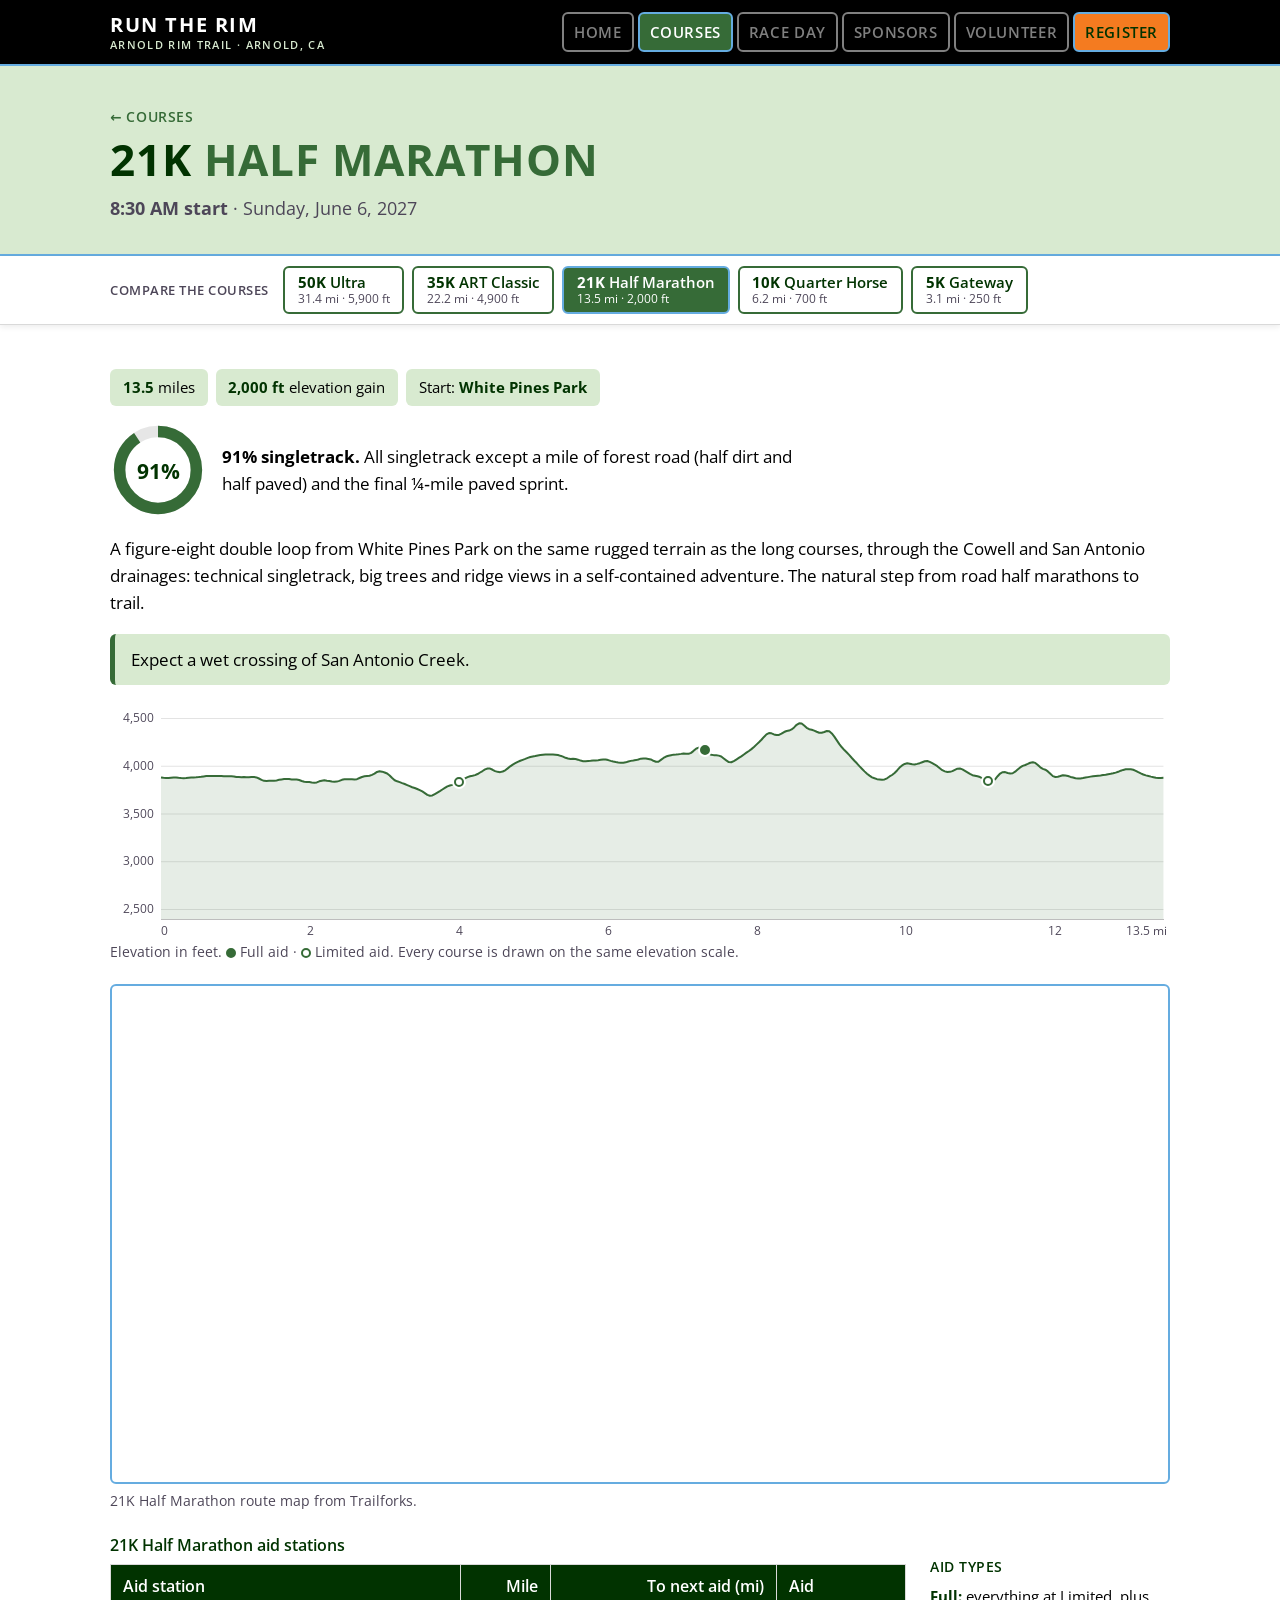
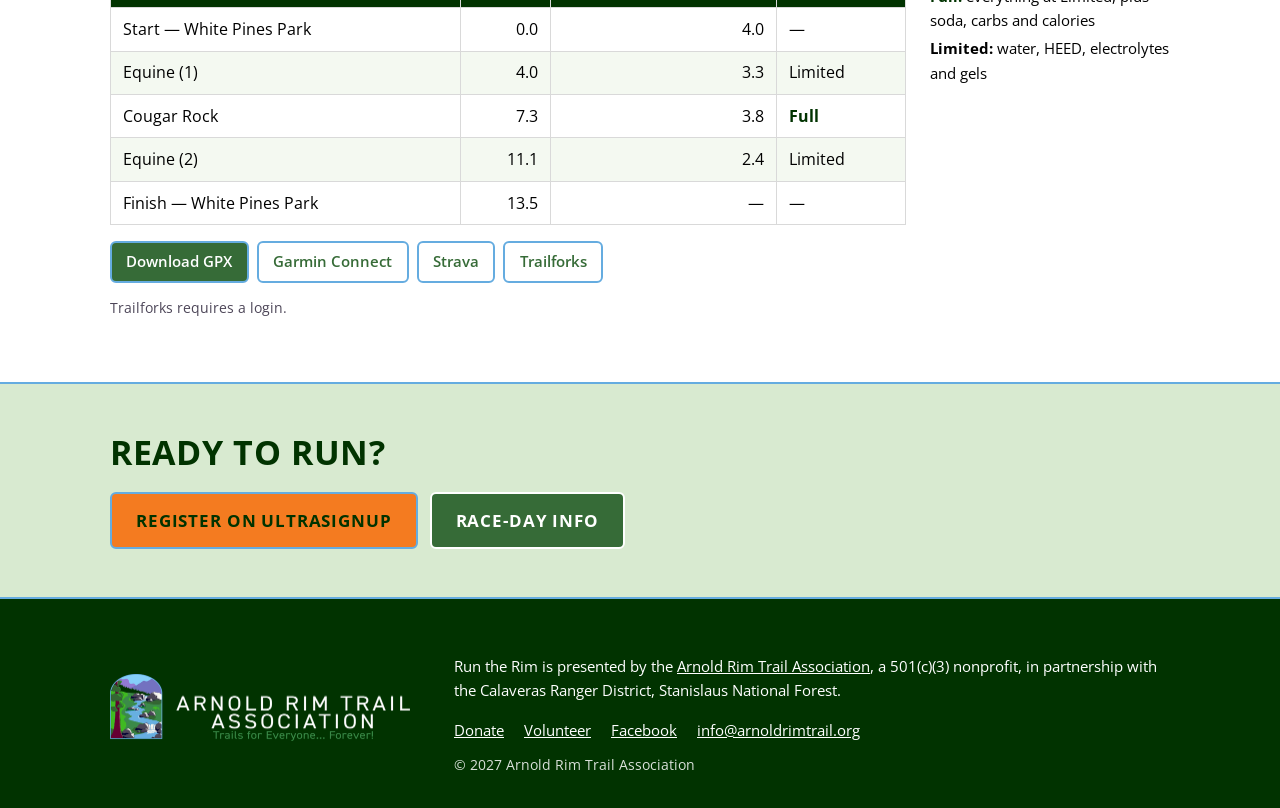
<file: 21k.html>
<!doctype html>
<html lang="en">
<head>
  <!-- Google tag (GTM-52RN6DZZ, GA4 via Joel). One per page, immediately after <head>. -->
  <script async src="https://www.googletagmanager.com/gtm.js?id=GTM-52RN6DZZ"></script>
  <script>window.dataLayer = window.dataLayer || []; function gtag(){dataLayer.push(arguments);} gtag('js', new Date());</script>
  <meta charset="utf-8">
  <meta name="viewport" content="width=device-width, initial-scale=1">
  <title>21K Trail Half Marathon in Arnold, CA | Run the Rim</title>
  <meta name="description" content="Run the Rim 21K Half Marathon, June 6, 2027: 13.5 mi and 2,000 ft of trail in Arnold, CA. 91% singletrack. Course map, aid stations and GPX.">
  <link rel="canonical" href="https://runtherim.com/21k.html">
  <meta property="og:type" content="website">
  <meta property="og:title" content="21K Trail Half Marathon in Arnold, CA | Run the Rim">
  <meta property="og:description" content="Run the Rim 21K Half Marathon, June 6, 2027: 13.5 mi and 2,000 ft of trail in Arnold, CA. 91% singletrack. Course map, aid stations and GPX.">
  <meta property="og:url" content="https://runtherim.com/21k.html">
  <meta property="og:image" content="https://runtherim.com/img/og-image.jpg">
  <meta name="twitter:card" content="summary_large_image">
  <meta name="theme-color" content="#000000">
  <meta name="color-scheme" content="only light">
  <link rel="icon" href="favicon.ico" sizes="any">
  <link rel="apple-touch-icon" href="apple-touch-icon.png">
  <link rel="preconnect" href="https://fonts.googleapis.com">
  <link rel="preconnect" href="https://fonts.gstatic.com" crossorigin>
  <link href="https://fonts.googleapis.com/css2?family=Open+Sans:ital,wght@0,400;0,600;0,700;1,400;1,600&display=swap" rel="stylesheet">
  <link rel="stylesheet" href="css/style.css?v=36">
  <script type="application/ld+json">{"@context": "https://schema.org", "@type": "SportsEvent", "name": "Run the Rim 2027 21K Half Marathon", "startDate": "2027-06-06T08:30:00-07:00", "endDate": "2027-06-06", "eventStatus": "https://schema.org/EventScheduled", "eventAttendanceMode": "https://schema.org/OfflineEventAttendanceMode", "location": {"@type": "Place", "name": "White Pines Park", "address": {"@type": "PostalAddress", "streetAddress": "1965 Blagen Rd", "addressLocality": "Arnold", "addressRegion": "CA", "postalCode": "95223", "addressCountry": "US"}}, "image": ["https://runtherim.com/img/og-image.jpg"], "description": "Run the Rim 21K Half Marathon, June 6, 2027: 13.5 mi and 2,000 ft of trail in Arnold, CA. 91% singletrack. Course map, aid stations and GPX.", "url": "https://runtherim.com/21k.html", "organizer": {"@type": "Organization", "name": "Arnold Rim Trail Association", "url": "https://arnoldrimtrail.org"}, "offers": {"@type": "Offer", "url": "https://ultrasignup.com/register.aspx?did=135759"}, "superEvent": {"@type": "SportsEvent", "name": "Run the Rim 2027", "url": "https://runtherim.com/"}}</script>
</head>
<body>
  <a class="skip-link" href="#main">Skip to content</a>
  <header class="site-header">
    <div class="wrap">
      <a class="wordmark" href="index.html">Run the Rim<span>Arnold Rim Trail · Arnold, CA</span></a>
      <button class="nav-toggle" aria-expanded="false" aria-controls="site-nav">Menu</button>
      <nav class="site-nav" id="site-nav" aria-label="Main">
        <ul>
          <li><a href="index.html">Home</a></li>
          <li><a href="courses.html" aria-current="page">Courses</a></li>
          <li><a href="race-day.html">Race Day</a></li>
          <li><a href="sponsors.html">Sponsors</a></li>
          <li><a href="https://arnoldrimtrail.org/volunteer/">Volunteer</a></li>
          <li><a class="nav-register" href="https://ultrasignup.com/register.aspx?did=135759">Register</a></li>
        </ul>
      </nav>
    </div>
  </header>

  <main id="main">
    <div class="page-title">
      <div class="wrap">
        <p class="crumb"><a href="courses.html">Courses</a></p>
        <h1 id="h-21k">21K <span class="title">Half Marathon</span></h1>
        <p><strong>8:30 AM start</strong> · Sunday, June 6, 2027</p>
      </div>
    </div>

    <nav class="course-nav" id="course-nav" aria-label="Compare the courses">
      <div class="wrap">
        <a class="course-nav-label" href="courses.html">Compare the courses</a>
        <ul>
          <li><a href="50k.html"><span class="cn-name"><b>50K</b> Ultra</span><span class="cn-stats">31.4 mi · 5,900 ft</span></a></li>
          <li><a href="35k.html"><span class="cn-name"><b>35K</b> ART Classic</span><span class="cn-stats">22.2 mi · 4,900 ft</span></a></li>
          <li><a href="21k.html" aria-current="true"><span class="cn-name"><b>21K</b> Half Marathon</span><span class="cn-stats">13.5 mi · 2,000 ft</span></a></li>
          <li><a href="10k.html"><span class="cn-name"><b>10K</b> Quarter Horse</span><span class="cn-stats">6.2 mi · 700 ft</span></a></li>
          <li><a href="5k.html"><span class="cn-name"><b>5K</b> Gateway</span><span class="cn-stats">3.1 mi · 250 ft</span></a></li>
        </ul>
      </div>
    </nav>

    <section class="course" id="21k" aria-labelledby="h-21k">
      <div class="wrap">
        <ul class="stats">
          <li><strong>13.5</strong> miles</li>
          <li><strong>2,000 ft</strong> elevation gain</li>
          <li>Start: <strong>White Pines Park</strong></li>
        </ul>
        <div class="surface">
          <svg class="surface-ring" viewBox="0 0 100 100" width="96" height="96" role="img" aria-label="91% singletrack: 12.25 of 13.5 miles"><title>91% singletrack (12.25 of 13.5 mi)</title><circle cx="50" cy="50" r="40" class="track"/><circle cx="50" cy="50" r="40" class="fill" stroke-dasharray="228.06 251.33" transform="rotate(-90 50 50)"/><text x="50" y="50" class="pct">91%</text></svg>
          <p><strong>91% singletrack.</strong> All singletrack except a mile of forest road (half dirt and half paved) and the final ¼&#8209;mile paved sprint.</p>
        </div>
        <p>A figure-eight double loop from White Pines Park on the same rugged terrain as the long courses, through the Cowell and San Antonio drainages: technical singletrack, big trees and ridge views in a self-contained adventure. The natural step from road half marathons to trail.</p>
        <p class="callout">Expect a wet crossing of San Antonio Creek.</p>
        <!-- elevation:21k -->
        <figure class="elev" data-elev="{&quot;mi&quot;:[0.0,0.07,0.13,0.2,0.27,0.34,0.4,0.47,0.54,0.61,0.67,0.74,0.81,0.88,0.94,1.01,1.08,1.15,1.21,1.28,1.35,1.42,1.48,1.55,1.62,1.69,1.75,1.82,1.89,1.96,2.02,2.09,2.16,2.23,2.29,2.36,2.43,2.5,2.56,2.63,2.7,2.77,2.83,2.9,2.97,3.04,3.1,3.17,3.24,3.31,3.37,3.44,3.51,3.57,3.64,3.71,3.78,3.84,3.91,3.98,4.05,4.11,4.18,4.25,4.32,4.38,4.45,4.52,4.59,4.65,4.72,4.79,4.86,4.92,4.99,5.06,5.13,5.19,5.26,5.33,5.4,5.46,5.53,5.6,5.67,5.73,5.8,5.87,5.94,6.0,6.07,6.14,6.21,6.27,6.34,6.41,6.48,6.54,6.61,6.68,6.75,6.81,6.88,6.95,7.02,7.08,7.15,7.22,7.28,7.35,7.42,7.49,7.55,7.62,7.69,7.76,7.82,7.89,7.96,8.03,8.09,8.16,8.23,8.3,8.36,8.43,8.5,8.57,8.63,8.7,8.77,8.84,8.9,8.97,9.04,9.11,9.17,9.24,9.31,9.38,9.44,9.51,9.58,9.65,9.71,9.78,9.85,9.92,9.98,10.05,10.12,10.19,10.25,10.32,10.39,10.46,10.52,10.59,10.66,10.72,10.79,10.86,10.93,10.99,11.06,11.13,11.2,11.26,11.33,11.4,11.47,11.53,11.6,11.67,11.74,11.8,11.87,11.94,12.01,12.07,12.14,12.21,12.28,12.34,12.41,12.48,12.55,12.61,12.68,12.75,12.82,12.88,12.95,13.02,13.09,13.15,13.22,13.29,13.36,13.42,13.46],&quot;ft&quot;:[3881,3878,3881,3883,3877,3877,3882,3884,3890,3898,3899,3898,3898,3896,3895,3887,3885,3885,3887,3883,3858,3845,3848,3852,3862,3867,3862,3861,3846,3835,3830,3831,3849,3848,3839,3840,3858,3865,3863,3865,3888,3898,3910,3940,3944,3924,3877,3843,3823,3803,3780,3762,3736,3701,3694,3725,3756,3789,3805,3823,3856,3887,3900,3918,3951,3976,3964,3941,3945,3978,4017,4046,4068,4087,4103,4113,4121,4123,4123,4118,4101,4081,4078,4069,4054,4056,4059,4064,4071,4065,4050,4039,4036,4049,4060,4071,4082,4077,4057,4048,4087,4110,4122,4127,4134,4130,4161,4194,4173,4132,4116,4111,4082,4044,4054,4088,4124,4160,4202,4252,4308,4348,4334,4329,4359,4374,4407,4450,4428,4388,4373,4351,4360,4367,4310,4233,4169,4117,4058,4002,3947,3902,3874,3862,3862,3893,3930,3986,4024,4027,4019,4032,4053,4047,4018,3980,3946,3941,3963,3976,3952,3919,3901,3887,3857,3833,3863,3924,3939,3924,3943,3988,4013,4037,4035,3989,3964,3921,3888,3898,3904,3888,3875,3872,3881,3892,3898,3903,3912,3921,3934,3954,3968,3969,3953,3925,3905,3891,3880,3878,3879],&quot;aid&quot;:[[&quot;Equine (1)&quot;,4.0,&quot;Limited&quot;],[&quot;Cougar Rock&quot;,7.3,&quot;Full&quot;],[&quot;Equine (2)&quot;,11.1,&quot;Limited&quot;]],&quot;y&quot;:[2400,4600]}">
          <div class="elev-plot" role="img" tabindex="0" aria-label="21K Half Marathon elevation profile: starts at 3,881 ft, high point 4,450 ft at mile 8.6, finishes at 3,879 ft. 3 aid stations, listed in the table below.">
            <svg viewBox="0 0 1000 300" preserveAspectRatio="none" aria-hidden="true" focusable="false"><g class="elev-grid"><line x1="0" x2="1000" y1="286.4" y2="286.4"/><line x1="0" x2="1000" y1="218.2" y2="218.2"/><line x1="0" x2="1000" y1="150.0" y2="150.0"/><line x1="0" x2="1000" y1="81.8" y2="81.8"/><line x1="0" x2="1000" y1="13.6" y2="13.6"/></g><path class="elev-area" d="M0.0,98.0 L2.5,98.3 L5.0,98.5 L7.5,98.6 L10.0,98.1 L12.5,97.7 L15.0,97.7 L17.5,98.2 L20.1,98.6 L22.6,98.8 L25.1,98.6 L27.6,98.2 L30.1,97.9 L32.6,97.8 L35.1,97.6 L37.6,97.3 L40.1,96.9 L42.6,96.3 L45.1,95.8 L47.6,95.6 L50.1,95.6 L52.6,95.8 L55.1,95.7 L57.6,95.7 L60.2,95.7 L62.7,96.0 L65.2,96.1 L67.7,96.0 L70.2,96.2 L72.7,96.4 L75.2,97.2 L77.7,97.2 L80.2,97.4 L82.7,97.3 L85.2,97.5 L87.7,97.4 L90.2,97.2 L92.7,97.1 L95.2,97.7 L97.7,99.3 L100.3,101.2 L102.8,102.6 L105.3,102.9 L107.8,102.6 L110.3,102.6 L112.8,102.4 L115.3,102.0 L117.8,101.2 L120.3,100.6 L122.8,100.1 L125.3,100.0 L127.8,100.1 L130.3,100.7 L132.8,100.6 L135.3,100.8 L137.8,101.4 L140.4,102.8 L142.9,104.0 L145.4,104.3 L147.9,104.4 L150.4,105.0 L152.9,105.4 L155.4,104.9 L157.9,103.3 L160.4,102.4 L162.9,101.8 L165.4,102.6 L167.9,103.0 L170.4,103.7 L172.9,103.9 L175.4,103.7 L177.9,102.7 L180.5,101.2 L183.0,100.4 L185.5,100.2 L188.0,100.3 L190.5,100.5 L193.0,100.7 L195.5,100.2 L198.0,98.6 L200.5,97.1 L203.0,96.1 L205.5,95.7 L208.0,95.3 L210.5,94.1 L213.0,92.4 L215.5,89.9 L218.0,89.0 L220.6,89.5 L223.1,90.7 L225.6,92.1 L228.1,94.9 L230.6,98.6 L233.1,101.8 L235.6,103.3 L238.1,104.5 L240.6,105.9 L243.1,107.2 L245.6,108.7 L248.1,110.2 L250.6,111.8 L253.1,112.9 L255.6,114.3 L258.1,115.9 L260.7,117.8 L263.2,120.1 L265.7,122.6 L268.2,123.9 L270.7,123.5 L273.2,121.5 L275.7,119.4 L278.2,117.3 L280.7,115.0 L283.2,112.8 L285.7,110.6 L288.2,109.3 L290.7,108.4 L293.2,107.3 L295.7,106.0 L298.2,103.8 L300.8,101.5 L303.3,99.1 L305.8,97.3 L308.3,96.1 L310.8,95.4 L313.3,94.5 L315.8,92.9 L318.3,90.7 L320.8,88.6 L323.3,86.3 L325.8,85.1 L328.3,85.1 L330.8,86.8 L333.3,88.7 L335.8,89.8 L338.3,90.2 L340.9,89.3 L343.4,87.6 L345.9,84.8 L348.4,81.9 L350.9,79.4 L353.4,77.4 L355.9,75.5 L358.4,73.9 L360.9,72.6 L363.4,71.3 L365.9,69.9 L368.4,68.6 L370.9,67.8 L373.4,67.1 L375.9,66.3 L378.4,65.8 L381.0,65.3 L383.5,65.0 L386.0,65.0 L388.5,65.1 L391.0,65.0 L393.5,65.2 L396.0,65.7 L398.5,66.9 L401.0,68.0 L403.5,69.7 L406.0,70.8 L408.5,71.4 L411.0,71.2 L413.5,71.4 L416.0,72.4 L418.5,73.7 L421.1,74.5 L423.6,74.5 L426.1,74.2 L428.6,74.0 L431.1,73.7 L433.6,73.5 L436.1,73.1 L438.6,72.6 L441.1,72.1 L443.6,72.2 L446.1,73.0 L448.6,74.1 L451.1,75.1 L453.6,75.8 L456.1,76.4 L458.6,76.9 L461.2,76.9 L463.7,76.2 L466.2,75.1 L468.7,74.1 L471.2,73.6 L473.7,73.0 L476.2,72.1 L478.7,70.9 L481.2,70.6 L483.7,70.8 L486.2,71.3 L488.7,72.1 L491.2,74.0 L493.7,75.4 L496.2,75.3 L498.7,72.7 L501.3,69.9 L503.8,67.9 L506.3,66.8 L508.8,66.0 L511.3,65.2 L513.8,65.0 L516.3,64.6 L518.8,64.1 L521.3,63.5 L523.8,63.8 L526.3,64.1 L528.8,62.7 L531.3,59.8 L533.8,56.7 L536.3,55.3 L538.8,55.7 L541.4,58.2 L543.9,61.2 L546.4,63.8 L548.9,65.3 L551.4,65.9 L553.9,66.1 L556.4,66.6 L558.9,67.8 L561.4,70.6 L563.9,73.4 L566.4,75.8 L568.9,76.1 L571.4,74.4 L573.9,72.2 L576.4,69.9 L578.9,67.7 L581.5,65.0 L584.0,62.4 L586.5,60.0 L589.0,57.3 L591.5,54.3 L594.0,50.9 L596.5,47.5 L599.0,43.9 L601.5,39.9 L604.0,36.3 L606.5,34.4 L609.0,34.8 L611.5,36.3 L614.0,37.2 L616.5,37.0 L619.0,35.2 L621.6,32.9 L624.1,31.4 L626.6,30.8 L629.1,29.2 L631.6,26.3 L634.1,22.6 L636.6,20.4 L639.1,20.6 L641.6,23.5 L644.1,26.8 L646.6,28.8 L649.1,29.6 L651.6,30.9 L654.1,32.5 L656.6,33.9 L659.1,33.9 L661.7,32.8 L664.2,31.5 L666.7,31.8 L669.2,34.9 L671.7,39.5 L674.2,44.8 L676.7,50.1 L679.2,54.7 L681.7,58.7 L684.2,62.2 L686.7,65.9 L689.2,70.0 L691.7,73.9 L694.2,77.6 L696.7,81.6 L699.2,85.3 L701.8,89.1 L704.3,92.5 L706.8,95.2 L709.3,97.6 L711.8,99.0 L714.3,100.2 L716.8,100.6 L719.3,101.1 L721.8,100.6 L724.3,99.0 L726.8,96.4 L729.3,94.3 L731.8,91.4 L734.3,87.8 L736.8,83.7 L739.3,80.6 L741.9,78.5 L744.4,77.5 L746.9,78.1 L749.4,78.8 L751.9,79.3 L754.4,78.4 L756.9,77.4 L759.4,76.0 L761.9,74.6 L764.4,74.3 L766.9,75.5 L769.4,77.3 L771.9,79.3 L774.4,81.7 L776.9,84.6 L779.4,87.4 L782.0,89.1 L784.5,90.1 L787.0,89.8 L789.5,88.7 L792.0,86.9 L794.5,85.2 L797.0,85.1 L799.5,86.2 L802.0,88.4 L804.5,90.6 L807.0,92.8 L809.5,94.5 L812.0,95.3 L814.5,96.1 L817.0,97.2 L819.5,99.0 L822.1,101.3 L824.6,103.2 L827.1,104.6 L829.6,103.4 L832.1,100.4 L834.6,96.0 L837.1,92.2 L839.6,90.3 L842.1,90.1 L844.6,91.5 L847.1,92.2 L849.6,91.8 L852.1,89.6 L854.6,86.4 L857.1,83.5 L859.6,81.3 L862.2,80.0 L864.7,78.5 L867.2,76.8 L869.7,76.0 L872.2,77.0 L874.7,80.0 L877.2,83.3 L879.7,85.5 L882.2,86.7 L884.7,89.2 L887.2,92.6 L889.7,95.9 L892.2,97.1 L894.7,96.7 L897.2,95.7 L899.7,94.6 L902.3,95.0 L904.8,95.7 L907.3,97.0 L909.8,97.8 L912.3,98.9 L914.8,99.2 L917.3,99.3 L919.8,98.7 L922.3,98.0 L924.8,97.3 L927.3,96.6 L929.8,96.1 L932.3,95.7 L934.8,95.3 L937.3,95.0 L939.8,94.4 L942.4,93.9 L944.9,93.2 L947.4,92.6 L949.9,91.9 L952.4,90.9 L954.9,89.7 L957.4,88.1 L959.9,87.0 L962.4,86.2 L964.9,86.1 L967.4,86.1 L969.9,86.8 L972.4,88.3 L974.9,90.3 L977.4,92.0 L979.9,93.6 L982.5,94.8 L985.0,95.6 L987.5,96.6 L990.0,97.4 L992.5,98.2 L995.0,98.5 L997.5,98.4 L1000.0,98.3 L1000,300 L0,300 Z"/><path class="elev-line" d="M0.0,98.0 L2.5,98.3 L5.0,98.5 L7.5,98.6 L10.0,98.1 L12.5,97.7 L15.0,97.7 L17.5,98.2 L20.1,98.6 L22.6,98.8 L25.1,98.6 L27.6,98.2 L30.1,97.9 L32.6,97.8 L35.1,97.6 L37.6,97.3 L40.1,96.9 L42.6,96.3 L45.1,95.8 L47.6,95.6 L50.1,95.6 L52.6,95.8 L55.1,95.7 L57.6,95.7 L60.2,95.7 L62.7,96.0 L65.2,96.1 L67.7,96.0 L70.2,96.2 L72.7,96.4 L75.2,97.2 L77.7,97.2 L80.2,97.4 L82.7,97.3 L85.2,97.5 L87.7,97.4 L90.2,97.2 L92.7,97.1 L95.2,97.7 L97.7,99.3 L100.3,101.2 L102.8,102.6 L105.3,102.9 L107.8,102.6 L110.3,102.6 L112.8,102.4 L115.3,102.0 L117.8,101.2 L120.3,100.6 L122.8,100.1 L125.3,100.0 L127.8,100.1 L130.3,100.7 L132.8,100.6 L135.3,100.8 L137.8,101.4 L140.4,102.8 L142.9,104.0 L145.4,104.3 L147.9,104.4 L150.4,105.0 L152.9,105.4 L155.4,104.9 L157.9,103.3 L160.4,102.4 L162.9,101.8 L165.4,102.6 L167.9,103.0 L170.4,103.7 L172.9,103.9 L175.4,103.7 L177.9,102.7 L180.5,101.2 L183.0,100.4 L185.5,100.2 L188.0,100.3 L190.5,100.5 L193.0,100.7 L195.5,100.2 L198.0,98.6 L200.5,97.1 L203.0,96.1 L205.5,95.7 L208.0,95.3 L210.5,94.1 L213.0,92.4 L215.5,89.9 L218.0,89.0 L220.6,89.5 L223.1,90.7 L225.6,92.1 L228.1,94.9 L230.6,98.6 L233.1,101.8 L235.6,103.3 L238.1,104.5 L240.6,105.9 L243.1,107.2 L245.6,108.7 L248.1,110.2 L250.6,111.8 L253.1,112.9 L255.6,114.3 L258.1,115.9 L260.7,117.8 L263.2,120.1 L265.7,122.6 L268.2,123.9 L270.7,123.5 L273.2,121.5 L275.7,119.4 L278.2,117.3 L280.7,115.0 L283.2,112.8 L285.7,110.6 L288.2,109.3 L290.7,108.4 L293.2,107.3 L295.7,106.0 L298.2,103.8 L300.8,101.5 L303.3,99.1 L305.8,97.3 L308.3,96.1 L310.8,95.4 L313.3,94.5 L315.8,92.9 L318.3,90.7 L320.8,88.6 L323.3,86.3 L325.8,85.1 L328.3,85.1 L330.8,86.8 L333.3,88.7 L335.8,89.8 L338.3,90.2 L340.9,89.3 L343.4,87.6 L345.9,84.8 L348.4,81.9 L350.9,79.4 L353.4,77.4 L355.9,75.5 L358.4,73.9 L360.9,72.6 L363.4,71.3 L365.9,69.9 L368.4,68.6 L370.9,67.8 L373.4,67.1 L375.9,66.3 L378.4,65.8 L381.0,65.3 L383.5,65.0 L386.0,65.0 L388.5,65.1 L391.0,65.0 L393.5,65.2 L396.0,65.7 L398.5,66.9 L401.0,68.0 L403.5,69.7 L406.0,70.8 L408.5,71.4 L411.0,71.2 L413.5,71.4 L416.0,72.4 L418.5,73.7 L421.1,74.5 L423.6,74.5 L426.1,74.2 L428.6,74.0 L431.1,73.7 L433.6,73.5 L436.1,73.1 L438.6,72.6 L441.1,72.1 L443.6,72.2 L446.1,73.0 L448.6,74.1 L451.1,75.1 L453.6,75.8 L456.1,76.4 L458.6,76.9 L461.2,76.9 L463.7,76.2 L466.2,75.1 L468.7,74.1 L471.2,73.6 L473.7,73.0 L476.2,72.1 L478.7,70.9 L481.2,70.6 L483.7,70.8 L486.2,71.3 L488.7,72.1 L491.2,74.0 L493.7,75.4 L496.2,75.3 L498.7,72.7 L501.3,69.9 L503.8,67.9 L506.3,66.8 L508.8,66.0 L511.3,65.2 L513.8,65.0 L516.3,64.6 L518.8,64.1 L521.3,63.5 L523.8,63.8 L526.3,64.1 L528.8,62.7 L531.3,59.8 L533.8,56.7 L536.3,55.3 L538.8,55.7 L541.4,58.2 L543.9,61.2 L546.4,63.8 L548.9,65.3 L551.4,65.9 L553.9,66.1 L556.4,66.6 L558.9,67.8 L561.4,70.6 L563.9,73.4 L566.4,75.8 L568.9,76.1 L571.4,74.4 L573.9,72.2 L576.4,69.9 L578.9,67.7 L581.5,65.0 L584.0,62.4 L586.5,60.0 L589.0,57.3 L591.5,54.3 L594.0,50.9 L596.5,47.5 L599.0,43.9 L601.5,39.9 L604.0,36.3 L606.5,34.4 L609.0,34.8 L611.5,36.3 L614.0,37.2 L616.5,37.0 L619.0,35.2 L621.6,32.9 L624.1,31.4 L626.6,30.8 L629.1,29.2 L631.6,26.3 L634.1,22.6 L636.6,20.4 L639.1,20.6 L641.6,23.5 L644.1,26.8 L646.6,28.8 L649.1,29.6 L651.6,30.9 L654.1,32.5 L656.6,33.9 L659.1,33.9 L661.7,32.8 L664.2,31.5 L666.7,31.8 L669.2,34.9 L671.7,39.5 L674.2,44.8 L676.7,50.1 L679.2,54.7 L681.7,58.7 L684.2,62.2 L686.7,65.9 L689.2,70.0 L691.7,73.9 L694.2,77.6 L696.7,81.6 L699.2,85.3 L701.8,89.1 L704.3,92.5 L706.8,95.2 L709.3,97.6 L711.8,99.0 L714.3,100.2 L716.8,100.6 L719.3,101.1 L721.8,100.6 L724.3,99.0 L726.8,96.4 L729.3,94.3 L731.8,91.4 L734.3,87.8 L736.8,83.7 L739.3,80.6 L741.9,78.5 L744.4,77.5 L746.9,78.1 L749.4,78.8 L751.9,79.3 L754.4,78.4 L756.9,77.4 L759.4,76.0 L761.9,74.6 L764.4,74.3 L766.9,75.5 L769.4,77.3 L771.9,79.3 L774.4,81.7 L776.9,84.6 L779.4,87.4 L782.0,89.1 L784.5,90.1 L787.0,89.8 L789.5,88.7 L792.0,86.9 L794.5,85.2 L797.0,85.1 L799.5,86.2 L802.0,88.4 L804.5,90.6 L807.0,92.8 L809.5,94.5 L812.0,95.3 L814.5,96.1 L817.0,97.2 L819.5,99.0 L822.1,101.3 L824.6,103.2 L827.1,104.6 L829.6,103.4 L832.1,100.4 L834.6,96.0 L837.1,92.2 L839.6,90.3 L842.1,90.1 L844.6,91.5 L847.1,92.2 L849.6,91.8 L852.1,89.6 L854.6,86.4 L857.1,83.5 L859.6,81.3 L862.2,80.0 L864.7,78.5 L867.2,76.8 L869.7,76.0 L872.2,77.0 L874.7,80.0 L877.2,83.3 L879.7,85.5 L882.2,86.7 L884.7,89.2 L887.2,92.6 L889.7,95.9 L892.2,97.1 L894.7,96.7 L897.2,95.7 L899.7,94.6 L902.3,95.0 L904.8,95.7 L907.3,97.0 L909.8,97.8 L912.3,98.9 L914.8,99.2 L917.3,99.3 L919.8,98.7 L922.3,98.0 L924.8,97.3 L927.3,96.6 L929.8,96.1 L932.3,95.7 L934.8,95.3 L937.3,95.0 L939.8,94.4 L942.4,93.9 L944.9,93.2 L947.4,92.6 L949.9,91.9 L952.4,90.9 L954.9,89.7 L957.4,88.1 L959.9,87.0 L962.4,86.2 L964.9,86.1 L967.4,86.1 L969.9,86.8 L972.4,88.3 L974.9,90.3 L977.4,92.0 L979.9,93.6 L982.5,94.8 L985.0,95.6 L987.5,96.6 L990.0,97.4 L992.5,98.2 L995.0,98.5 L997.5,98.4 L1000.0,98.3"/></svg>
            <span class="elev-y" style="top:95.45%">2,500</span><span class="elev-y" style="top:72.73%">3,000</span><span class="elev-y" style="top:50.00%">3,500</span><span class="elev-y" style="top:27.27%">4,000</span><span class="elev-y" style="top:4.55%">4,500</span>
            <span class="elev-aid limited" style="left:29.72%;top:34.90%"></span><span class="elev-aid full" style="left:54.25%;top:19.85%"></span><span class="elev-aid limited" style="left:82.49%;top:34.44%"></span>
          </div>
          <div class="elev-xaxis" aria-hidden="true"><span class="elev-x" style="left:0.00%">0</span><span class="elev-x alt" style="left:14.86%">2</span><span class="elev-x" style="left:29.72%">4</span><span class="elev-x alt" style="left:44.59%">6</span><span class="elev-x" style="left:59.45%">8</span><span class="elev-x alt" style="left:74.31%">10</span><span class="elev-x" style="left:89.17%">12</span><span class="elev-x end" style="left:100.32%">13.5 mi</span></div>
          <figcaption class="small">Elevation in feet. <span class="elev-key full"></span> Full aid · <span class="elev-key limited"></span> Limited aid. Every course is drawn on the same elevation scale.</figcaption>
        </figure>
        <!-- /elevation:21k -->
        <figure class="tf-map">
          <div class="TrailforksWidgetRoute" data-w="100%" data-h="500px" data-id="65617" data-activitytype="6" data-map="1" data-elevation="0" data-trails="1" data-details="1" data-section="0" data-units="imperial" data-basicmap="1"></div>
          <figcaption class="small">21K Half Marathon route map from Trailforks.</figcaption>
        </figure>
        <div class="aid-block">
          <div class="table-scroll">
            <table>
              <caption>21K Half Marathon aid stations</caption>
              <thead><tr><th scope="col">Aid station</th><th scope="col" class="num">Mile</th><th scope="col" class="num">To next aid (mi)</th><th scope="col">Aid</th></tr></thead>
              <tbody>
                  <tr><td>Start — White Pines Park</td><td class="num">0.0</td><td class="num">4.0</td><td>—</td></tr>
                  <tr><td>Equine (1)</td><td class="num">4.0</td><td class="num">3.3</td><td>Limited</td></tr>
                  <tr><td>Cougar Rock</td><td class="num">7.3</td><td class="num">3.8</td><td><span class="aid-full">Full</span></td></tr>
                  <tr><td>Equine (2)</td><td class="num">11.1</td><td class="num">2.4</td><td>Limited</td></tr>
                  <tr><td>Finish — White Pines Park</td><td class="num">13.5</td><td class="num">—</td><td>—</td></tr>
              </tbody>
            </table>
          </div>
          <div class="aid-legend">
            <h3>Aid types</h3>
            <ul class="legend">
              <li><span class="aid-full">Full:</span> everything at Limited, plus soda, carbs and calories</li>
              <li><strong>Limited:</strong> water, HEED, electrolytes and gels</li>
            </ul>
          </div>
        </div>
        <ul class="course-links">
          <li><a class="primary" href="gpx/ARTA_run-the-rim-half-marathon-21k.gpx" download>Download GPX</a></li>
          <li><a href="https://connect.garmin.com/app/course/452292855">Garmin Connect</a></li>
          <li><a href="https://www.strava.com/routes/3482380014954165320">Strava</a></li>
          <li><a href="https://www.trailforks.com/route/run-the-rim-21k-half-marathon/">Trailforks</a></li>
        </ul>
        <p class="small">Trailforks requires a login.</p>
      </div>
    </section>

    <section class="band">
      <div class="wrap">
        <h2>Ready to run?</h2>
        <div class="btn-row"><a class="btn btn-cta" href="https://ultrasignup.com/register.aspx?did=135759">Register on UltraSignup</a><a class="btn" href="race-day.html">Race-day info</a></div>
      </div>
    </section>
  </main>

  <footer class="site-footer">
    <div class="wrap footer-grid">
      <a class="footer-logo" href="https://arnoldrimtrail.org"><img src="img/arta-logo-ondark.png" width="600" height="135" alt="Arnold Rim Trail Association — Trails for Everyone… Forever!"></a>
      <div>
        <p>Run the Rim is presented by the <a href="https://arnoldrimtrail.org">Arnold Rim Trail Association</a>, a 501(c)(3) nonprofit, in partnership with the Calaveras Ranger District, Stanislaus National Forest.</p>
        <ul class="footer-links">
          <li><a href="https://arnoldrimtrail.org/donate/">Donate</a></li>
          <li><a href="https://arnoldrimtrail.org/volunteer/">Volunteer</a></li>
          <li><a href="https://www.facebook.com/arnoldrimtrail">Facebook</a></li>
          <li><a href="mailto:info@arnoldrimtrail.org">info@arnoldrimtrail.org</a></li>
        </ul>
        <p class="copyright">© 2027 Arnold Rim Trail Association</p>
      </div>
    </div>
  </footer>
  <script src="js/nav.js"></script>
  <script src="js/courses-nav.js?v=3"></script>
  <script src="js/elevation.js?v=2"></script>
  <script src="js/trailforks.js?v=6"></script>
</body>
</html>
</file>
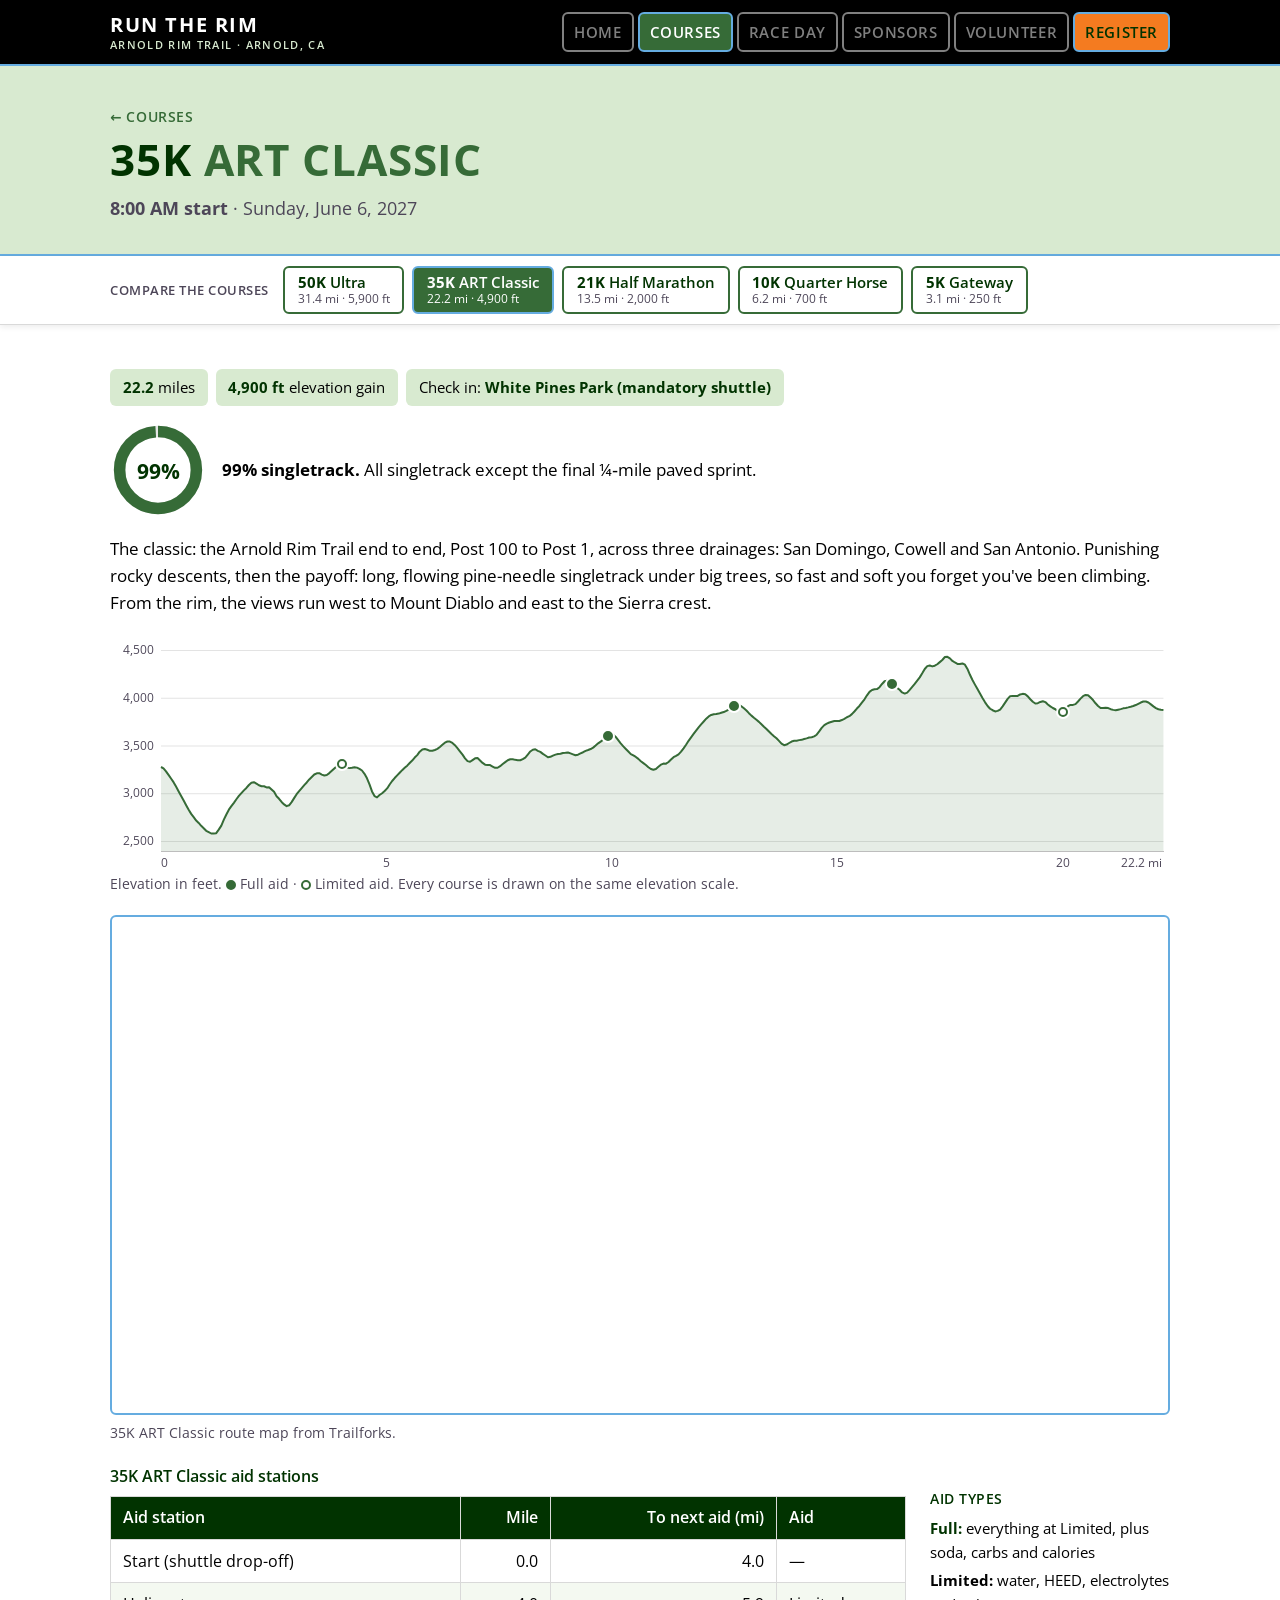
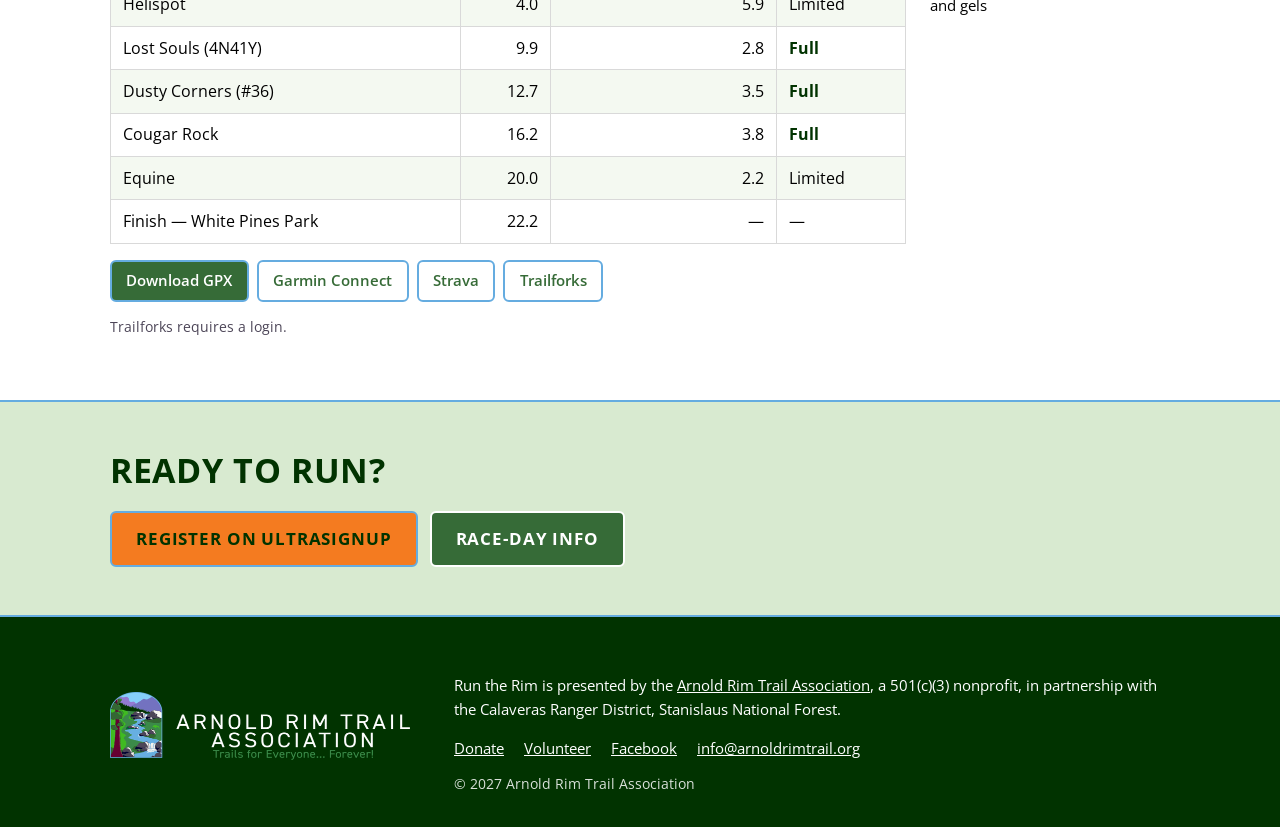
<file: 35k.html>
<!doctype html>
<html lang="en">
<head>
  <!-- Google tag (GTM-52RN6DZZ, GA4 via Joel). One per page, immediately after <head>. -->
  <script async src="https://www.googletagmanager.com/gtm.js?id=GTM-52RN6DZZ"></script>
  <script>window.dataLayer = window.dataLayer || []; function gtag(){dataLayer.push(arguments);} gtag('js', new Date());</script>
  <meta charset="utf-8">
  <meta name="viewport" content="width=device-width, initial-scale=1">
  <title>35K ART Classic Trail Race in Arnold, CA | Run the Rim</title>
  <meta name="description" content="Run the Rim 35K ART Classic, June 6, 2027: the Arnold Rim Trail end to end, 22.2 mi and 4,900 ft in Arnold, CA. 99% singletrack. Aid stations and GPX.">
  <link rel="canonical" href="https://runtherim.com/35k.html">
  <meta property="og:type" content="website">
  <meta property="og:title" content="35K ART Classic Trail Race in Arnold, CA | Run the Rim">
  <meta property="og:description" content="Run the Rim 35K ART Classic, June 6, 2027: the Arnold Rim Trail end to end, 22.2 mi and 4,900 ft in Arnold, CA. 99% singletrack. Aid stations and GPX.">
  <meta property="og:url" content="https://runtherim.com/35k.html">
  <meta property="og:image" content="https://runtherim.com/img/og-image.jpg">
  <meta name="twitter:card" content="summary_large_image">
  <meta name="theme-color" content="#000000">
  <meta name="color-scheme" content="only light">
  <link rel="icon" href="favicon.ico" sizes="any">
  <link rel="apple-touch-icon" href="apple-touch-icon.png">
  <link rel="preconnect" href="https://fonts.googleapis.com">
  <link rel="preconnect" href="https://fonts.gstatic.com" crossorigin>
  <link href="https://fonts.googleapis.com/css2?family=Open+Sans:ital,wght@0,400;0,600;0,700;1,400;1,600&display=swap" rel="stylesheet">
  <link rel="stylesheet" href="css/style.css?v=36">
  <script type="application/ld+json">{"@context": "https://schema.org", "@type": "SportsEvent", "name": "Run the Rim 2027 35K ART Classic", "startDate": "2027-06-06T08:00:00-07:00", "endDate": "2027-06-06", "eventStatus": "https://schema.org/EventScheduled", "eventAttendanceMode": "https://schema.org/OfflineEventAttendanceMode", "location": {"@type": "Place", "name": "White Pines Park", "address": {"@type": "PostalAddress", "streetAddress": "1965 Blagen Rd", "addressLocality": "Arnold", "addressRegion": "CA", "postalCode": "95223", "addressCountry": "US"}}, "image": ["https://runtherim.com/img/og-image.jpg"], "description": "Run the Rim 35K ART Classic, June 6, 2027: the Arnold Rim Trail end to end, 22.2 mi and 4,900 ft in Arnold, CA. 99% singletrack. Aid stations and GPX.", "url": "https://runtherim.com/35k.html", "organizer": {"@type": "Organization", "name": "Arnold Rim Trail Association", "url": "https://arnoldrimtrail.org"}, "offers": {"@type": "Offer", "url": "https://ultrasignup.com/register.aspx?did=135759"}, "superEvent": {"@type": "SportsEvent", "name": "Run the Rim 2027", "url": "https://runtherim.com/"}}</script>
</head>
<body>
  <a class="skip-link" href="#main">Skip to content</a>
  <header class="site-header">
    <div class="wrap">
      <a class="wordmark" href="index.html">Run the Rim<span>Arnold Rim Trail · Arnold, CA</span></a>
      <button class="nav-toggle" aria-expanded="false" aria-controls="site-nav">Menu</button>
      <nav class="site-nav" id="site-nav" aria-label="Main">
        <ul>
          <li><a href="index.html">Home</a></li>
          <li><a href="courses.html" aria-current="page">Courses</a></li>
          <li><a href="race-day.html">Race Day</a></li>
          <li><a href="sponsors.html">Sponsors</a></li>
          <li><a href="https://arnoldrimtrail.org/volunteer/">Volunteer</a></li>
          <li><a class="nav-register" href="https://ultrasignup.com/register.aspx?did=135759">Register</a></li>
        </ul>
      </nav>
    </div>
  </header>

  <main id="main">
    <div class="page-title">
      <div class="wrap">
        <p class="crumb"><a href="courses.html">Courses</a></p>
        <h1 id="h-35k">35K <span class="title">ART Classic</span></h1>
        <p><strong>8:00 AM start</strong> · Sunday, June 6, 2027</p>
      </div>
    </div>

    <nav class="course-nav" id="course-nav" aria-label="Compare the courses">
      <div class="wrap">
        <a class="course-nav-label" href="courses.html">Compare the courses</a>
        <ul>
          <li><a href="50k.html"><span class="cn-name"><b>50K</b> Ultra</span><span class="cn-stats">31.4 mi · 5,900 ft</span></a></li>
          <li><a href="35k.html" aria-current="true"><span class="cn-name"><b>35K</b> ART Classic</span><span class="cn-stats">22.2 mi · 4,900 ft</span></a></li>
          <li><a href="21k.html"><span class="cn-name"><b>21K</b> Half Marathon</span><span class="cn-stats">13.5 mi · 2,000 ft</span></a></li>
          <li><a href="10k.html"><span class="cn-name"><b>10K</b> Quarter Horse</span><span class="cn-stats">6.2 mi · 700 ft</span></a></li>
          <li><a href="5k.html"><span class="cn-name"><b>5K</b> Gateway</span><span class="cn-stats">3.1 mi · 250 ft</span></a></li>
        </ul>
      </div>
    </nav>

    <section class="course" id="35k" aria-labelledby="h-35k">
      <div class="wrap">
        <ul class="stats">
          <li><strong>22.2</strong> miles</li>
          <li><strong>4,900 ft</strong> elevation gain</li>
          <li>Check in: <strong>White Pines Park (mandatory shuttle)</strong></li>
        </ul>
        <div class="surface">
          <svg class="surface-ring" viewBox="0 0 100 100" width="96" height="96" role="img" aria-label="99% singletrack: 21.95 of 22.2 miles"><title>99% singletrack (21.95 of 22.2 mi)</title><circle cx="50" cy="50" r="40" class="track"/><circle cx="50" cy="50" r="40" class="fill" stroke-dasharray="248.50 251.33" transform="rotate(-90 50 50)"/><text x="50" y="50" class="pct">99%</text></svg>
          <p><strong>99% singletrack.</strong> All singletrack except the final ¼&#8209;mile paved sprint.</p>
        </div>
        <p>The classic: the Arnold Rim Trail end to end, Post 100 to Post 1, across three drainages: San Domingo, Cowell and San Antonio. Punishing rocky descents, then the payoff: long, flowing pine-needle singletrack under big trees, so fast and soft you forget you've been climbing. From the rim, the views run west to Mount Diablo and east to the Sierra crest.</p>
        <!-- elevation:35k -->
        <figure class="elev" data-elev="{&quot;mi&quot;:[0.0,0.11,0.22,0.33,0.45,0.56,0.67,0.78,0.89,1.0,1.11,1.23,1.34,1.45,1.56,1.67,1.78,1.89,2.01,2.12,2.23,2.34,2.45,2.56,2.67,2.79,2.9,3.01,3.12,3.23,3.34,3.45,3.57,3.68,3.79,3.9,4.01,4.12,4.24,4.35,4.46,4.57,4.68,4.79,4.9,5.02,5.13,5.24,5.35,5.46,5.57,5.68,5.8,5.91,6.02,6.13,6.24,6.35,6.46,6.58,6.69,6.8,6.91,7.02,7.13,7.24,7.36,7.47,7.58,7.69,7.8,7.91,8.02,8.14,8.25,8.36,8.47,8.58,8.69,8.8,8.92,9.03,9.14,9.25,9.36,9.47,9.58,9.7,9.81,9.92,10.03,10.14,10.25,10.36,10.48,10.59,10.7,10.81,10.92,11.03,11.14,11.26,11.37,11.48,11.59,11.7,11.81,11.92,12.04,12.15,12.26,12.37,12.48,12.59,12.71,12.82,12.93,13.04,13.15,13.26,13.37,13.49,13.6,13.71,13.82,13.93,14.04,14.15,14.27,14.38,14.49,14.6,14.71,14.82,14.93,15.05,15.16,15.27,15.38,15.49,15.6,15.71,15.83,15.94,16.05,16.16,16.27,16.38,16.49,16.61,16.72,16.83,16.94,17.05,17.16,17.27,17.39,17.5,17.61,17.72,17.83,17.94,18.05,18.17,18.28,18.39,18.5,18.61,18.72,18.83,18.95,19.06,19.17,19.28,19.39,19.5,19.61,19.73,19.84,19.95,20.06,20.17,20.28,20.39,20.51,20.62,20.73,20.84,20.95,21.06,21.18,21.29,21.4,21.51,21.62,21.73,21.84,21.96,22.07,22.18,22.23],&quot;ft&quot;:[3280,3234,3159,3075,2977,2879,2789,2719,2664,2612,2583,2587,2667,2783,2869,2942,3006,3060,3114,3106,3078,3066,3044,2974,2914,2870,2912,2995,3059,3118,3175,3214,3200,3196,3241,3289,3310,3273,3272,3273,3243,3161,3024,2962,3005,3055,3134,3192,3247,3294,3348,3405,3464,3460,3451,3470,3513,3547,3532,3478,3409,3342,3353,3373,3322,3302,3285,3272,3311,3351,3361,3352,3362,3411,3461,3449,3417,3382,3399,3416,3427,3432,3413,3409,3435,3458,3483,3528,3566,3612,3616,3562,3497,3442,3401,3365,3321,3278,3251,3282,3316,3333,3383,3413,3476,3554,3627,3696,3757,3810,3832,3840,3856,3882,3914,3928,3895,3844,3796,3753,3702,3652,3603,3554,3509,3531,3555,3561,3573,3589,3601,3653,3718,3747,3762,3762,3784,3813,3862,3920,3989,4067,4094,4116,4178,4163,4121,4089,4049,4088,4150,4219,4307,4342,4341,4379,4432,4418,4375,4360,4352,4246,4143,4049,3958,3890,3862,3882,3954,4022,4025,4040,4041,3990,3945,3961,3960,3915,3885,3843,3879,3931,3939,3996,4034,4008,3947,3898,3902,3885,3874,3887,3899,3911,3929,3956,3966,3936,3897,3880,3878],&quot;aid&quot;:[[&quot;Helispot&quot;,4.0,&quot;Limited&quot;],[&quot;Lost Souls (4N41Y)&quot;,9.9,&quot;Full&quot;],[&quot;Dusty Corners (#36)&quot;,12.7,&quot;Full&quot;],[&quot;Cougar Rock&quot;,16.2,&quot;Full&quot;],[&quot;Equine&quot;,20.0,&quot;Limited&quot;]],&quot;y&quot;:[2400,4600]}">
          <div class="elev-plot" role="img" tabindex="0" aria-label="35K ART Classic elevation profile: starts at 3,280 ft, high point 4,435 ft at mile 17.4, finishes at 3,878 ft. 5 aid stations, listed in the table below.">
            <svg viewBox="0 0 1000 300" preserveAspectRatio="none" aria-hidden="true" focusable="false"><g class="elev-grid"><line x1="0" x2="1000" y1="286.4" y2="286.4"/><line x1="0" x2="1000" y1="218.2" y2="218.2"/><line x1="0" x2="1000" y1="150.0" y2="150.0"/><line x1="0" x2="1000" y1="81.8" y2="81.8"/><line x1="0" x2="1000" y1="13.6" y2="13.6"/></g><path class="elev-area" d="M0.0,180.0 L2.5,181.9 L5.0,186.2 L7.5,191.3 L10.0,196.5 L12.5,201.7 L15.0,208.0 L17.5,214.6 L20.1,221.4 L22.6,227.9 L25.1,234.7 L27.6,241.2 L30.1,247.0 L32.6,251.7 L35.1,256.5 L37.6,259.9 L40.1,264.0 L42.6,267.4 L45.1,271.1 L47.6,273.0 L50.1,275.0 L52.6,275.1 L55.1,274.5 L57.6,269.5 L60.2,263.7 L62.7,255.2 L65.2,247.8 L67.7,241.0 L70.2,236.0 L72.7,231.2 L75.2,226.1 L77.7,221.3 L80.2,217.3 L82.7,213.4 L85.2,209.9 L87.7,205.7 L90.2,202.6 L92.7,201.7 L95.2,203.7 L97.7,206.1 L100.3,207.5 L102.8,207.5 L105.3,209.2 L107.8,208.8 L110.3,212.2 L112.8,215.5 L115.3,221.8 L117.8,225.4 L120.3,229.9 L122.8,233.5 L125.3,235.9 L127.8,234.7 L130.3,230.2 L132.8,224.5 L135.3,218.9 L137.8,214.4 L140.4,210.1 L142.9,205.9 L145.4,202.1 L147.9,197.8 L150.4,194.3 L152.9,190.7 L155.4,189.0 L157.9,188.9 L160.4,190.9 L162.9,192.1 L165.4,191.4 L167.9,188.7 L170.4,185.4 L172.9,182.1 L175.4,178.8 L177.9,176.0 L180.5,175.9 L183.0,177.8 L185.5,180.9 L188.0,181.6 L190.5,181.1 L193.0,180.4 L195.5,180.9 L198.0,182.7 L200.5,185.0 L203.0,189.7 L205.5,196.2 L208.0,204.9 L210.5,214.9 L213.0,221.5 L215.5,223.4 L218.0,220.0 L220.6,217.5 L223.1,214.3 L225.6,210.6 L228.1,205.0 L230.6,200.0 L233.1,195.8 L235.6,192.0 L238.1,188.2 L240.6,184.5 L243.1,181.2 L245.6,178.1 L248.1,174.3 L250.6,170.8 L253.1,166.5 L255.6,163.0 L258.1,158.1 L260.7,154.9 L263.2,154.2 L265.7,155.4 L268.2,156.9 L270.7,156.7 L273.2,155.7 L275.7,154.1 L278.2,151.4 L280.7,148.3 L283.2,145.2 L285.7,143.6 L288.2,143.6 L290.7,145.6 L293.2,148.8 L295.7,153.0 L298.2,157.6 L300.8,162.4 L303.3,167.6 L305.8,171.6 L308.3,172.5 L310.8,170.1 L313.3,167.6 L315.8,167.3 L318.3,170.6 L320.8,174.2 L323.3,176.7 L325.8,177.0 L328.3,177.3 L330.8,179.3 L333.3,181.2 L335.8,181.1 L338.3,178.8 L340.9,175.7 L343.4,173.0 L345.9,170.4 L348.4,168.9 L350.9,168.9 L353.4,169.8 L355.9,170.2 L358.4,170.4 L360.9,168.8 L363.4,166.5 L365.9,162.2 L368.4,157.8 L370.9,155.3 L373.4,154.6 L375.9,156.9 L378.4,158.4 L381.0,161.3 L383.5,163.6 L386.0,166.1 L388.5,165.5 L391.0,163.7 L393.5,162.3 L396.0,161.4 L398.5,161.0 L401.0,159.9 L403.5,159.8 L406.0,159.3 L408.5,160.6 L411.0,161.9 L413.5,163.2 L416.0,162.4 L418.5,160.6 L421.1,158.9 L423.6,157.0 L426.1,155.7 L428.6,154.3 L431.1,152.3 L433.6,149.3 L436.1,146.2 L438.6,143.8 L441.1,141.0 L443.6,137.7 L446.1,134.7 L448.6,133.1 L451.1,134.1 L453.6,136.9 L456.1,141.6 L458.6,146.2 L461.2,150.5 L463.7,154.2 L466.2,157.9 L468.7,161.6 L471.2,163.5 L473.7,165.6 L476.2,168.4 L478.7,171.7 L481.2,174.5 L483.7,177.2 L486.2,180.3 L488.7,182.8 L491.2,183.9 L493.7,182.9 L496.2,179.8 L498.7,176.7 L501.3,175.1 L503.8,175.2 L506.3,172.8 L508.8,169.3 L511.3,166.0 L513.8,164.1 L516.3,161.9 L518.8,158.1 L521.3,153.3 L523.8,148.2 L526.3,142.6 L528.8,137.7 L531.3,132.7 L533.8,128.0 L536.3,123.3 L538.8,119.1 L541.4,115.0 L543.9,111.0 L546.4,107.7 L548.9,105.7 L551.4,104.7 L553.9,104.3 L556.4,103.7 L558.9,102.6 L561.4,101.5 L563.9,99.8 L566.4,97.9 L568.9,95.8 L571.4,93.5 L573.9,91.9 L576.4,91.6 L578.9,93.1 L581.5,96.1 L584.0,99.3 L586.5,103.1 L589.0,106.6 L591.5,109.7 L594.0,112.6 L596.5,115.5 L599.0,119.0 L601.5,122.5 L604.0,125.7 L606.5,129.3 L609.0,132.8 L611.5,136.0 L614.0,139.0 L616.5,142.7 L619.0,146.6 L621.6,148.8 L624.1,147.9 L626.6,145.7 L629.1,143.6 L631.6,142.6 L634.1,142.4 L636.6,141.6 L639.1,141.2 L641.6,140.0 L644.1,139.1 L646.6,137.8 L649.1,137.4 L651.6,136.3 L654.1,133.9 L656.6,129.2 L659.1,124.1 L661.7,120.2 L664.2,118.0 L666.7,116.4 L669.2,115.3 L671.7,114.3 L674.2,114.2 L676.7,114.2 L679.2,112.9 L681.7,111.2 L684.2,108.9 L686.7,107.4 L689.2,104.5 L691.7,100.7 L694.2,96.5 L696.7,92.8 L699.2,88.1 L701.8,83.3 L704.3,77.6 L706.8,72.7 L709.3,70.0 L711.8,68.9 L714.3,68.7 L716.8,66.0 L719.3,61.4 L721.8,57.5 L724.3,56.7 L726.8,59.6 L729.3,63.2 L731.8,65.4 L734.3,67.0 L736.8,69.7 L739.3,73.5 L741.9,75.1 L744.4,73.7 L746.9,69.8 L749.4,65.6 L751.9,61.3 L754.4,56.7 L756.9,52.0 L759.4,46.2 L761.9,40.0 L764.4,35.9 L766.9,35.1 L769.4,36.3 L771.9,35.3 L774.4,33.2 L776.9,30.2 L779.4,27.1 L782.0,22.9 L784.5,22.6 L787.0,24.8 L789.5,28.5 L792.0,30.7 L794.5,32.7 L797.0,32.8 L799.5,32.0 L802.0,33.8 L804.5,39.9 L807.0,48.3 L809.5,55.7 L812.0,62.3 L814.5,68.7 L817.0,75.1 L819.5,81.5 L822.1,87.6 L824.6,92.8 L827.1,96.8 L829.6,98.9 L832.1,100.6 L834.6,99.8 L837.1,97.9 L839.6,93.3 L842.1,88.1 L844.6,82.7 L847.1,78.8 L849.6,78.4 L852.1,78.4 L854.6,78.5 L857.1,76.4 L859.6,75.5 L862.2,76.2 L864.7,79.1 L867.2,83.2 L869.7,86.8 L872.2,89.3 L874.7,88.8 L877.2,87.1 L879.7,86.0 L882.2,87.3 L884.7,90.6 L887.2,93.4 L889.7,95.7 L892.2,97.5 L894.7,100.6 L897.2,103.2 L899.7,102.7 L902.3,98.3 L904.8,93.2 L907.3,91.3 L909.8,91.3 L912.3,90.2 L914.8,86.4 L917.3,82.3 L919.8,78.9 L922.3,77.1 L924.8,77.4 L927.3,80.8 L929.8,84.4 L932.3,89.0 L934.8,92.8 L937.3,95.7 L939.8,95.8 L942.4,95.2 L944.9,95.8 L947.4,97.4 L949.9,98.4 L952.4,99.0 L954.9,98.1 L957.4,97.3 L959.9,96.2 L962.4,95.6 L964.9,94.8 L967.4,93.9 L969.9,92.9 L972.4,91.5 L974.9,89.7 L977.4,87.9 L979.9,86.5 L982.5,86.5 L985.0,87.8 L987.5,90.5 L990.0,93.4 L992.5,95.9 L995.0,97.5 L997.5,98.2 L1000.0,98.5 L1000,300 L0,300 Z"/><path class="elev-line" d="M0.0,180.0 L2.5,181.9 L5.0,186.2 L7.5,191.3 L10.0,196.5 L12.5,201.7 L15.0,208.0 L17.5,214.6 L20.1,221.4 L22.6,227.9 L25.1,234.7 L27.6,241.2 L30.1,247.0 L32.6,251.7 L35.1,256.5 L37.6,259.9 L40.1,264.0 L42.6,267.4 L45.1,271.1 L47.6,273.0 L50.1,275.0 L52.6,275.1 L55.1,274.5 L57.6,269.5 L60.2,263.7 L62.7,255.2 L65.2,247.8 L67.7,241.0 L70.2,236.0 L72.7,231.2 L75.2,226.1 L77.7,221.3 L80.2,217.3 L82.7,213.4 L85.2,209.9 L87.7,205.7 L90.2,202.6 L92.7,201.7 L95.2,203.7 L97.7,206.1 L100.3,207.5 L102.8,207.5 L105.3,209.2 L107.8,208.8 L110.3,212.2 L112.8,215.5 L115.3,221.8 L117.8,225.4 L120.3,229.9 L122.8,233.5 L125.3,235.9 L127.8,234.7 L130.3,230.2 L132.8,224.5 L135.3,218.9 L137.8,214.4 L140.4,210.1 L142.9,205.9 L145.4,202.1 L147.9,197.8 L150.4,194.3 L152.9,190.7 L155.4,189.0 L157.9,188.9 L160.4,190.9 L162.9,192.1 L165.4,191.4 L167.9,188.7 L170.4,185.4 L172.9,182.1 L175.4,178.8 L177.9,176.0 L180.5,175.9 L183.0,177.8 L185.5,180.9 L188.0,181.6 L190.5,181.1 L193.0,180.4 L195.5,180.9 L198.0,182.7 L200.5,185.0 L203.0,189.7 L205.5,196.2 L208.0,204.9 L210.5,214.9 L213.0,221.5 L215.5,223.4 L218.0,220.0 L220.6,217.5 L223.1,214.3 L225.6,210.6 L228.1,205.0 L230.6,200.0 L233.1,195.8 L235.6,192.0 L238.1,188.2 L240.6,184.5 L243.1,181.2 L245.6,178.1 L248.1,174.3 L250.6,170.8 L253.1,166.5 L255.6,163.0 L258.1,158.1 L260.7,154.9 L263.2,154.2 L265.7,155.4 L268.2,156.9 L270.7,156.7 L273.2,155.7 L275.7,154.1 L278.2,151.4 L280.7,148.3 L283.2,145.2 L285.7,143.6 L288.2,143.6 L290.7,145.6 L293.2,148.8 L295.7,153.0 L298.2,157.6 L300.8,162.4 L303.3,167.6 L305.8,171.6 L308.3,172.5 L310.8,170.1 L313.3,167.6 L315.8,167.3 L318.3,170.6 L320.8,174.2 L323.3,176.7 L325.8,177.0 L328.3,177.3 L330.8,179.3 L333.3,181.2 L335.8,181.1 L338.3,178.8 L340.9,175.7 L343.4,173.0 L345.9,170.4 L348.4,168.9 L350.9,168.9 L353.4,169.8 L355.9,170.2 L358.4,170.4 L360.9,168.8 L363.4,166.5 L365.9,162.2 L368.4,157.8 L370.9,155.3 L373.4,154.6 L375.9,156.9 L378.4,158.4 L381.0,161.3 L383.5,163.6 L386.0,166.1 L388.5,165.5 L391.0,163.7 L393.5,162.3 L396.0,161.4 L398.5,161.0 L401.0,159.9 L403.5,159.8 L406.0,159.3 L408.5,160.6 L411.0,161.9 L413.5,163.2 L416.0,162.4 L418.5,160.6 L421.1,158.9 L423.6,157.0 L426.1,155.7 L428.6,154.3 L431.1,152.3 L433.6,149.3 L436.1,146.2 L438.6,143.8 L441.1,141.0 L443.6,137.7 L446.1,134.7 L448.6,133.1 L451.1,134.1 L453.6,136.9 L456.1,141.6 L458.6,146.2 L461.2,150.5 L463.7,154.2 L466.2,157.9 L468.7,161.6 L471.2,163.5 L473.7,165.6 L476.2,168.4 L478.7,171.7 L481.2,174.5 L483.7,177.2 L486.2,180.3 L488.7,182.8 L491.2,183.9 L493.7,182.9 L496.2,179.8 L498.7,176.7 L501.3,175.1 L503.8,175.2 L506.3,172.8 L508.8,169.3 L511.3,166.0 L513.8,164.1 L516.3,161.9 L518.8,158.1 L521.3,153.3 L523.8,148.2 L526.3,142.6 L528.8,137.7 L531.3,132.7 L533.8,128.0 L536.3,123.3 L538.8,119.1 L541.4,115.0 L543.9,111.0 L546.4,107.7 L548.9,105.7 L551.4,104.7 L553.9,104.3 L556.4,103.7 L558.9,102.6 L561.4,101.5 L563.9,99.8 L566.4,97.9 L568.9,95.8 L571.4,93.5 L573.9,91.9 L576.4,91.6 L578.9,93.1 L581.5,96.1 L584.0,99.3 L586.5,103.1 L589.0,106.6 L591.5,109.7 L594.0,112.6 L596.5,115.5 L599.0,119.0 L601.5,122.5 L604.0,125.7 L606.5,129.3 L609.0,132.8 L611.5,136.0 L614.0,139.0 L616.5,142.7 L619.0,146.6 L621.6,148.8 L624.1,147.9 L626.6,145.7 L629.1,143.6 L631.6,142.6 L634.1,142.4 L636.6,141.6 L639.1,141.2 L641.6,140.0 L644.1,139.1 L646.6,137.8 L649.1,137.4 L651.6,136.3 L654.1,133.9 L656.6,129.2 L659.1,124.1 L661.7,120.2 L664.2,118.0 L666.7,116.4 L669.2,115.3 L671.7,114.3 L674.2,114.2 L676.7,114.2 L679.2,112.9 L681.7,111.2 L684.2,108.9 L686.7,107.4 L689.2,104.5 L691.7,100.7 L694.2,96.5 L696.7,92.8 L699.2,88.1 L701.8,83.3 L704.3,77.6 L706.8,72.7 L709.3,70.0 L711.8,68.9 L714.3,68.7 L716.8,66.0 L719.3,61.4 L721.8,57.5 L724.3,56.7 L726.8,59.6 L729.3,63.2 L731.8,65.4 L734.3,67.0 L736.8,69.7 L739.3,73.5 L741.9,75.1 L744.4,73.7 L746.9,69.8 L749.4,65.6 L751.9,61.3 L754.4,56.7 L756.9,52.0 L759.4,46.2 L761.9,40.0 L764.4,35.9 L766.9,35.1 L769.4,36.3 L771.9,35.3 L774.4,33.2 L776.9,30.2 L779.4,27.1 L782.0,22.9 L784.5,22.6 L787.0,24.8 L789.5,28.5 L792.0,30.7 L794.5,32.7 L797.0,32.8 L799.5,32.0 L802.0,33.8 L804.5,39.9 L807.0,48.3 L809.5,55.7 L812.0,62.3 L814.5,68.7 L817.0,75.1 L819.5,81.5 L822.1,87.6 L824.6,92.8 L827.1,96.8 L829.6,98.9 L832.1,100.6 L834.6,99.8 L837.1,97.9 L839.6,93.3 L842.1,88.1 L844.6,82.7 L847.1,78.8 L849.6,78.4 L852.1,78.4 L854.6,78.5 L857.1,76.4 L859.6,75.5 L862.2,76.2 L864.7,79.1 L867.2,83.2 L869.7,86.8 L872.2,89.3 L874.7,88.8 L877.2,87.1 L879.7,86.0 L882.2,87.3 L884.7,90.6 L887.2,93.4 L889.7,95.7 L892.2,97.5 L894.7,100.6 L897.2,103.2 L899.7,102.7 L902.3,98.3 L904.8,93.2 L907.3,91.3 L909.8,91.3 L912.3,90.2 L914.8,86.4 L917.3,82.3 L919.8,78.9 L922.3,77.1 L924.8,77.4 L927.3,80.8 L929.8,84.4 L932.3,89.0 L934.8,92.8 L937.3,95.7 L939.8,95.8 L942.4,95.2 L944.9,95.8 L947.4,97.4 L949.9,98.4 L952.4,99.0 L954.9,98.1 L957.4,97.3 L959.9,96.2 L962.4,95.6 L964.9,94.8 L967.4,93.9 L969.9,92.9 L972.4,91.5 L974.9,89.7 L977.4,87.9 L979.9,86.5 L982.5,86.5 L985.0,87.8 L987.5,90.5 L990.0,93.4 L992.5,95.9 L995.0,97.5 L997.5,98.2 L1000.0,98.5"/></svg>
            <span class="elev-y" style="top:95.45%">2,500</span><span class="elev-y" style="top:72.73%">3,000</span><span class="elev-y" style="top:50.00%">3,500</span><span class="elev-y" style="top:27.27%">4,000</span><span class="elev-y" style="top:4.55%">4,500</span>
            <span class="elev-aid limited" style="left:17.99%;top:58.64%"></span><span class="elev-aid full" style="left:44.53%;top:45.24%"></span><span class="elev-aid full" style="left:57.12%;top:31.24%"></span><span class="elev-aid full" style="left:72.86%;top:20.74%"></span><span class="elev-aid limited" style="left:89.95%;top:34.25%"></span>
          </div>
          <div class="elev-xaxis" aria-hidden="true"><span class="elev-x" style="left:0.00%">0</span><span class="elev-x alt" style="left:22.49%">5</span><span class="elev-x" style="left:44.98%">10</span><span class="elev-x alt" style="left:67.46%">15</span><span class="elev-x" style="left:89.95%">20</span><span class="elev-x end" style="left:99.85%">22.2 mi</span></div>
          <figcaption class="small">Elevation in feet. <span class="elev-key full"></span> Full aid · <span class="elev-key limited"></span> Limited aid. Every course is drawn on the same elevation scale.</figcaption>
        </figure>
        <!-- /elevation:35k -->
        <figure class="tf-map">
          <div class="TrailforksWidgetRoute" data-w="100%" data-h="500px" data-id="61393" data-activitytype="6" data-map="1" data-elevation="0" data-trails="1" data-details="1" data-section="0" data-units="imperial" data-basicmap="1"></div>
          <figcaption class="small">35K ART Classic route map from Trailforks.</figcaption>
        </figure>
        <div class="aid-block">
          <div class="table-scroll">
            <table>
              <caption>35K ART Classic aid stations</caption>
              <thead><tr><th scope="col">Aid station</th><th scope="col" class="num">Mile</th><th scope="col" class="num">To next aid (mi)</th><th scope="col">Aid</th></tr></thead>
              <tbody>
                  <tr><td>Start (shuttle drop-off)</td><td class="num">0.0</td><td class="num">4.0</td><td>—</td></tr>
                  <tr><td>Helispot</td><td class="num">4.0</td><td class="num">5.9</td><td>Limited</td></tr>
                  <tr><td>Lost Souls (4N41Y)</td><td class="num">9.9</td><td class="num">2.8</td><td><span class="aid-full">Full</span></td></tr>
                  <tr><td>Dusty Corners (#36)</td><td class="num">12.7</td><td class="num">3.5</td><td><span class="aid-full">Full</span></td></tr>
                  <tr><td>Cougar Rock</td><td class="num">16.2</td><td class="num">3.8</td><td><span class="aid-full">Full</span></td></tr>
                  <tr><td>Equine</td><td class="num">20.0</td><td class="num">2.2</td><td>Limited</td></tr>
                  <tr><td>Finish — White Pines Park</td><td class="num">22.2</td><td class="num">—</td><td>—</td></tr>
              </tbody>
            </table>
          </div>
          <div class="aid-legend">
            <h3>Aid types</h3>
            <ul class="legend">
              <li><span class="aid-full">Full:</span> everything at Limited, plus soda, carbs and calories</li>
              <li><strong>Limited:</strong> water, HEED, electrolytes and gels</li>
            </ul>
          </div>
        </div>
        <ul class="course-links">
          <li><a class="primary" href="gpx/ARTA_run-the-rim-22mile_classic.gpx" download>Download GPX</a></li>
          <li><a href="https://connect.garmin.com/app/course/452292583">Garmin Connect</a></li>
          <li><a href="https://www.strava.com/routes/3482386789596088056">Strava</a></li>
          <li><a href="https://www.trailforks.com/route/run-the-rim-35k-art-classic/">Trailforks</a></li>
        </ul>
        <p class="small">Trailforks requires a login.</p>
      </div>
    </section>

    <section class="band">
      <div class="wrap">
        <h2>Ready to run?</h2>
        <div class="btn-row"><a class="btn btn-cta" href="https://ultrasignup.com/register.aspx?did=135759">Register on UltraSignup</a><a class="btn" href="race-day.html">Race-day info</a></div>
      </div>
    </section>
  </main>

  <footer class="site-footer">
    <div class="wrap footer-grid">
      <a class="footer-logo" href="https://arnoldrimtrail.org"><img src="img/arta-logo-ondark.png" width="600" height="135" alt="Arnold Rim Trail Association — Trails for Everyone… Forever!"></a>
      <div>
        <p>Run the Rim is presented by the <a href="https://arnoldrimtrail.org">Arnold Rim Trail Association</a>, a 501(c)(3) nonprofit, in partnership with the Calaveras Ranger District, Stanislaus National Forest.</p>
        <ul class="footer-links">
          <li><a href="https://arnoldrimtrail.org/donate/">Donate</a></li>
          <li><a href="https://arnoldrimtrail.org/volunteer/">Volunteer</a></li>
          <li><a href="https://www.facebook.com/arnoldrimtrail">Facebook</a></li>
          <li><a href="mailto:info@arnoldrimtrail.org">info@arnoldrimtrail.org</a></li>
        </ul>
        <p class="copyright">© 2027 Arnold Rim Trail Association</p>
      </div>
    </div>
  </footer>
  <script src="js/nav.js"></script>
  <script src="js/courses-nav.js?v=3"></script>
  <script src="js/elevation.js?v=2"></script>
  <script src="js/trailforks.js?v=6"></script>
</body>
</html>
</file>
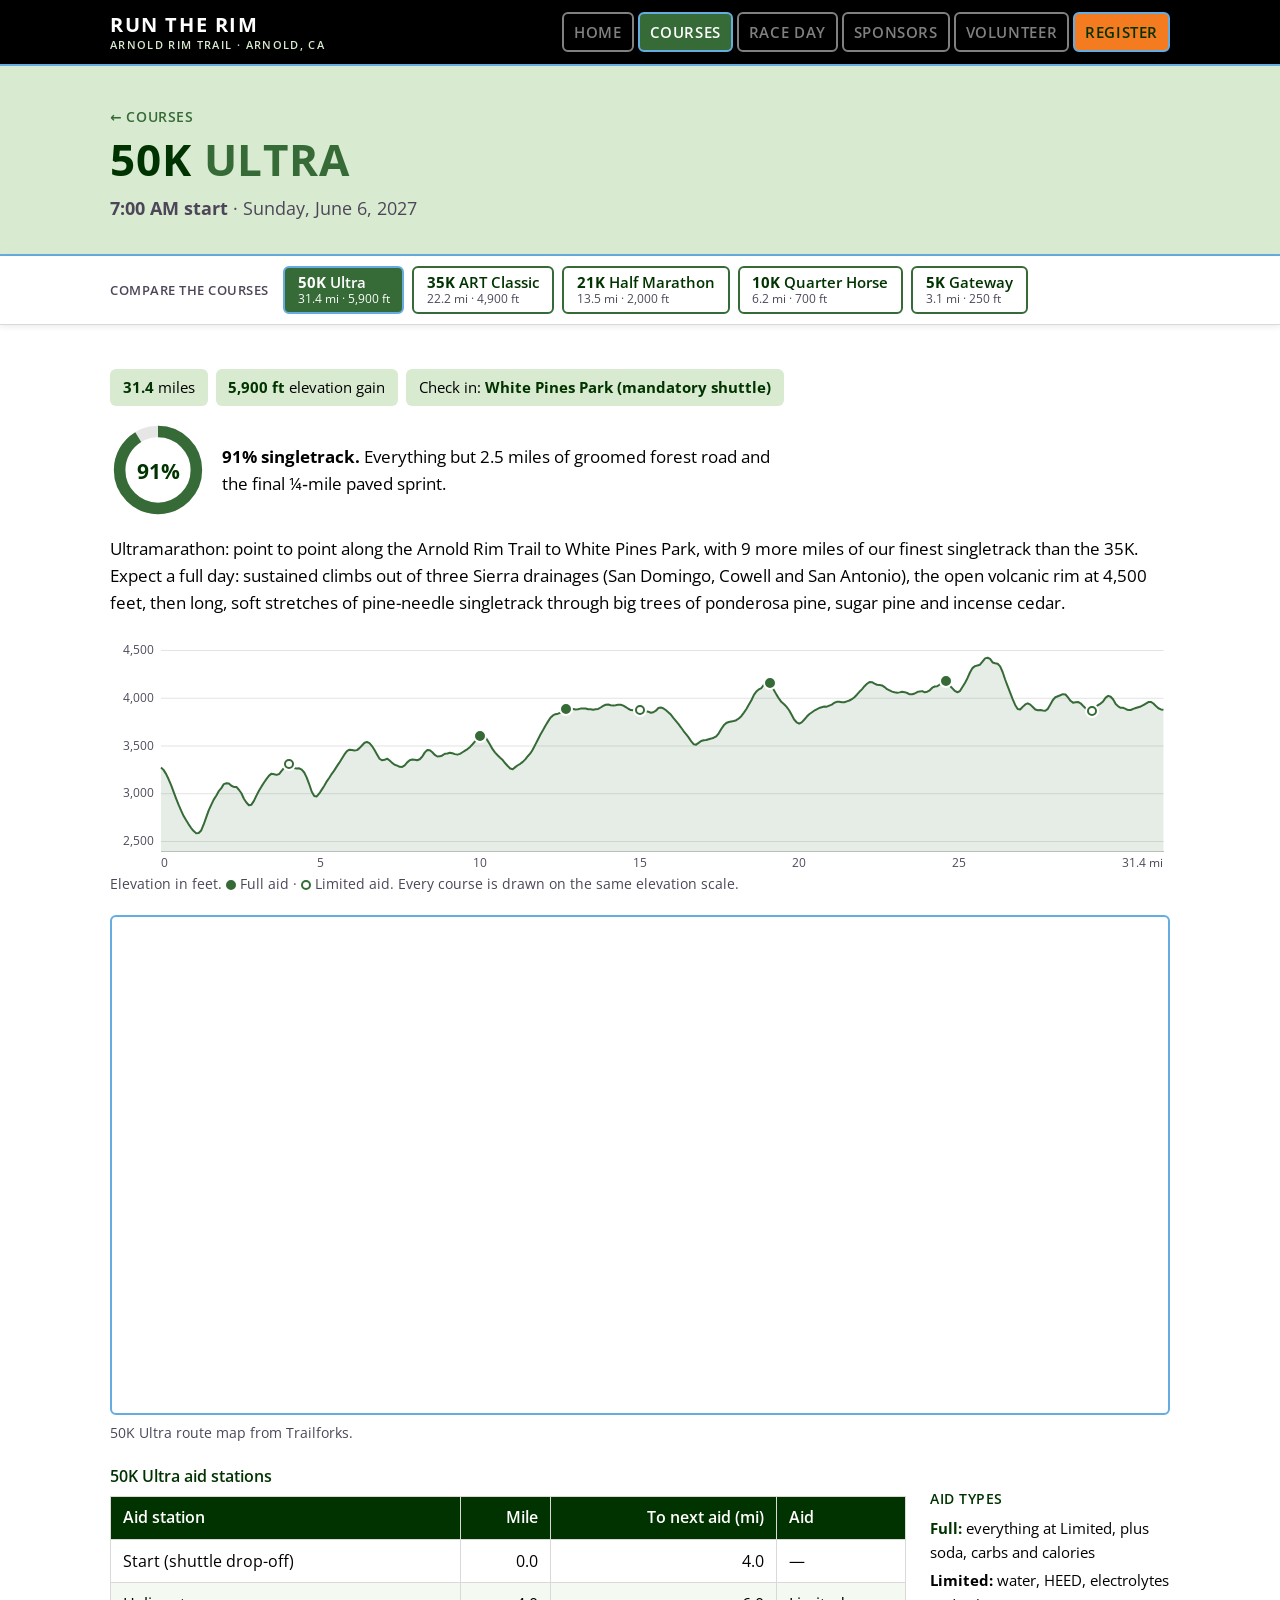
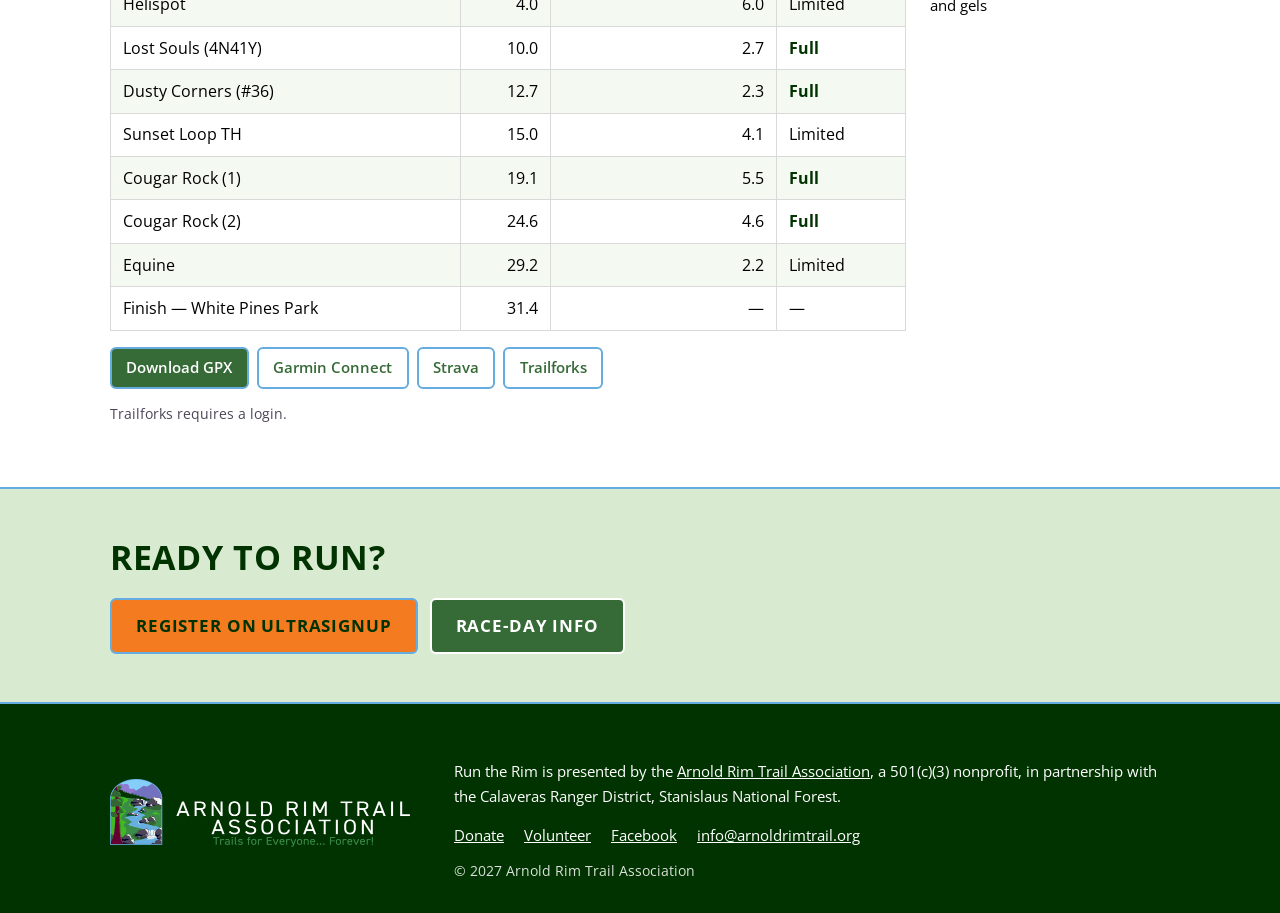
<file: 50k.html>
<!doctype html>
<html lang="en">
<head>
  <!-- Google tag (GTM-52RN6DZZ, GA4 via Joel). One per page, immediately after <head>. -->
  <script async src="https://www.googletagmanager.com/gtm.js?id=GTM-52RN6DZZ"></script>
  <script>window.dataLayer = window.dataLayer || []; function gtag(){dataLayer.push(arguments);} gtag('js', new Date());</script>
  <meta charset="utf-8">
  <meta name="viewport" content="width=device-width, initial-scale=1">
  <title>50K Ultra Trail Race in Arnold, CA · June 6, 2027 | Run the Rim</title>
  <meta name="description" content="Run the Rim 50K Ultra, June 6, 2027: 31.4 mi and 5,900 ft of climbing on the Arnold Rim Trail in Arnold, CA. 91% singletrack. Aid stations, map and GPX.">
  <link rel="canonical" href="https://runtherim.com/50k.html">
  <meta property="og:type" content="website">
  <meta property="og:title" content="50K Ultra Trail Race in Arnold, CA · June 6, 2027 | Run the Rim">
  <meta property="og:description" content="Run the Rim 50K Ultra, June 6, 2027: 31.4 mi and 5,900 ft of climbing on the Arnold Rim Trail in Arnold, CA. 91% singletrack. Aid stations, map and GPX.">
  <meta property="og:url" content="https://runtherim.com/50k.html">
  <meta property="og:image" content="https://runtherim.com/img/og-image.jpg">
  <meta name="twitter:card" content="summary_large_image">
  <meta name="theme-color" content="#000000">
  <meta name="color-scheme" content="only light">
  <link rel="icon" href="favicon.ico" sizes="any">
  <link rel="apple-touch-icon" href="apple-touch-icon.png">
  <link rel="preconnect" href="https://fonts.googleapis.com">
  <link rel="preconnect" href="https://fonts.gstatic.com" crossorigin>
  <link href="https://fonts.googleapis.com/css2?family=Open+Sans:ital,wght@0,400;0,600;0,700;1,400;1,600&display=swap" rel="stylesheet">
  <link rel="stylesheet" href="css/style.css?v=36">
  <script type="application/ld+json">{"@context": "https://schema.org", "@type": "SportsEvent", "name": "Run the Rim 2027 50K Ultra", "startDate": "2027-06-06T07:00:00-07:00", "endDate": "2027-06-06", "eventStatus": "https://schema.org/EventScheduled", "eventAttendanceMode": "https://schema.org/OfflineEventAttendanceMode", "location": {"@type": "Place", "name": "White Pines Park", "address": {"@type": "PostalAddress", "streetAddress": "1965 Blagen Rd", "addressLocality": "Arnold", "addressRegion": "CA", "postalCode": "95223", "addressCountry": "US"}}, "image": ["https://runtherim.com/img/og-image.jpg"], "description": "Run the Rim 50K Ultra, June 6, 2027: 31.4 mi and 5,900 ft of climbing on the Arnold Rim Trail in Arnold, CA. 91% singletrack. Aid stations, map and GPX.", "url": "https://runtherim.com/50k.html", "organizer": {"@type": "Organization", "name": "Arnold Rim Trail Association", "url": "https://arnoldrimtrail.org"}, "offers": {"@type": "Offer", "url": "https://ultrasignup.com/register.aspx?did=135759"}, "superEvent": {"@type": "SportsEvent", "name": "Run the Rim 2027", "url": "https://runtherim.com/"}}</script>
</head>
<body>
  <a class="skip-link" href="#main">Skip to content</a>
  <header class="site-header">
    <div class="wrap">
      <a class="wordmark" href="index.html">Run the Rim<span>Arnold Rim Trail · Arnold, CA</span></a>
      <button class="nav-toggle" aria-expanded="false" aria-controls="site-nav">Menu</button>
      <nav class="site-nav" id="site-nav" aria-label="Main">
        <ul>
          <li><a href="index.html">Home</a></li>
          <li><a href="courses.html" aria-current="page">Courses</a></li>
          <li><a href="race-day.html">Race Day</a></li>
          <li><a href="sponsors.html">Sponsors</a></li>
          <li><a href="https://arnoldrimtrail.org/volunteer/">Volunteer</a></li>
          <li><a class="nav-register" href="https://ultrasignup.com/register.aspx?did=135759">Register</a></li>
        </ul>
      </nav>
    </div>
  </header>

  <main id="main">
    <div class="page-title">
      <div class="wrap">
        <p class="crumb"><a href="courses.html">Courses</a></p>
        <h1 id="h-50k">50K <span class="title">Ultra</span></h1>
        <p><strong>7:00 AM start</strong> · Sunday, June 6, 2027</p>
      </div>
    </div>

    <nav class="course-nav" id="course-nav" aria-label="Compare the courses">
      <div class="wrap">
        <a class="course-nav-label" href="courses.html">Compare the courses</a>
        <ul>
          <li><a href="50k.html" aria-current="true"><span class="cn-name"><b>50K</b> Ultra</span><span class="cn-stats">31.4 mi · 5,900 ft</span></a></li>
          <li><a href="35k.html"><span class="cn-name"><b>35K</b> ART Classic</span><span class="cn-stats">22.2 mi · 4,900 ft</span></a></li>
          <li><a href="21k.html"><span class="cn-name"><b>21K</b> Half Marathon</span><span class="cn-stats">13.5 mi · 2,000 ft</span></a></li>
          <li><a href="10k.html"><span class="cn-name"><b>10K</b> Quarter Horse</span><span class="cn-stats">6.2 mi · 700 ft</span></a></li>
          <li><a href="5k.html"><span class="cn-name"><b>5K</b> Gateway</span><span class="cn-stats">3.1 mi · 250 ft</span></a></li>
        </ul>
      </div>
    </nav>

    <section class="course" id="50k" aria-labelledby="h-50k">
      <div class="wrap">
        <ul class="stats">
          <li><strong>31.4</strong> miles</li>
          <li><strong>5,900 ft</strong> elevation gain</li>
          <li>Check in: <strong>White Pines Park (mandatory shuttle)</strong></li>
        </ul>
        <div class="surface">
          <svg class="surface-ring" viewBox="0 0 100 100" width="96" height="96" role="img" aria-label="91% singletrack: 28.65 of 31.4 miles"><title>91% singletrack (28.65 of 31.4 mi)</title><circle cx="50" cy="50" r="40" class="track"/><circle cx="50" cy="50" r="40" class="fill" stroke-dasharray="229.32 251.33" transform="rotate(-90 50 50)"/><text x="50" y="50" class="pct">91%</text></svg>
          <p><strong>91% singletrack.</strong> Everything but 2.5 miles of groomed forest road and the final ¼&#8209;mile paved sprint.</p>
        </div>
        <p>Ultramarathon: point to point along the Arnold Rim Trail to White Pines Park, with 9 more miles of our finest singletrack than the 35K. Expect a full day: sustained climbs out of three Sierra drainages (San Domingo, Cowell and San Antonio), the open volcanic rim at 4,500 feet, then long, soft stretches of pine-needle singletrack through big trees of ponderosa pine, sugar pine and incense cedar.</p>
        <!-- elevation:50k -->
        <figure class="elev" data-elev="{&quot;mi&quot;:[0.0,0.16,0.32,0.47,0.63,0.79,0.95,1.1,1.26,1.42,1.58,1.73,1.89,2.05,2.21,2.36,2.52,2.68,2.84,2.99,3.15,3.31,3.47,3.62,3.78,3.94,4.1,4.25,4.41,4.57,4.73,4.88,5.04,5.2,5.36,5.51,5.67,5.83,5.99,6.14,6.3,6.46,6.62,6.77,6.93,7.09,7.25,7.4,7.56,7.72,7.88,8.03,8.19,8.35,8.51,8.66,8.82,8.98,9.14,9.3,9.45,9.61,9.77,9.93,10.08,10.24,10.4,10.56,10.71,10.87,11.03,11.19,11.34,11.5,11.66,11.82,11.97,12.13,12.29,12.45,12.6,12.76,12.92,13.08,13.23,13.39,13.55,13.71,13.86,14.02,14.18,14.34,14.49,14.65,14.81,14.97,15.12,15.28,15.44,15.6,15.75,15.91,16.07,16.23,16.38,16.54,16.7,16.86,17.01,17.17,17.33,17.49,17.65,17.8,17.96,18.12,18.28,18.43,18.59,18.75,18.91,19.06,19.22,19.38,19.54,19.69,19.85,20.01,20.17,20.32,20.48,20.64,20.8,20.95,21.11,21.27,21.43,21.58,21.74,21.9,22.06,22.21,22.37,22.53,22.69,22.84,23.0,23.16,23.32,23.47,23.63,23.79,23.95,24.1,24.26,24.42,24.58,24.73,24.89,25.05,25.21,25.36,25.52,25.68,25.84,25.99,26.15,26.31,26.47,26.63,26.78,26.94,27.1,27.26,27.41,27.57,27.73,27.89,28.04,28.2,28.36,28.52,28.67,28.83,28.99,29.15,29.3,29.46,29.62,29.78,29.93,30.09,30.25,30.41,30.56,30.72,30.88,31.04,31.19,31.35,31.43],&quot;ft&quot;:[3274,3208,3093,2952,2822,2721,2641,2587,2615,2752,2883,2979,3058,3110,3083,3072,3005,2908,2885,2980,3077,3156,3211,3197,3238,3300,3285,3265,3252,3169,3021,2971,3043,3130,3209,3286,3368,3446,3459,3457,3506,3542,3499,3412,3351,3367,3323,3294,3281,3328,3358,3351,3389,3459,3434,3390,3401,3423,3424,3410,3435,3468,3518,3579,3615,3556,3466,3403,3352,3290,3257,3299,3334,3393,3464,3565,3665,3755,3820,3839,3862,3892,3889,3886,3893,3885,3880,3889,3919,3935,3923,3933,3923,3890,3874,3871,3860,3858,3854,3897,3893,3852,3793,3728,3657,3590,3519,3532,3561,3571,3587,3634,3716,3752,3762,3788,3850,3935,4036,4094,4144,4171,4085,3996,3938,3875,3777,3734,3775,3833,3869,3899,3913,3923,3953,3964,3958,3976,4011,4067,4127,4170,4153,4139,4118,4083,4063,4062,4064,4042,4050,4072,4063,4084,4123,4144,4179,4131,4077,4076,4160,4270,4336,4352,4418,4412,4368,4334,4197,4060,3930,3882,3936,3934,3882,3876,3870,3935,4011,4031,4040,3974,3959,3948,3896,3852,3905,3944,4007,4016,3940,3901,3888,3877,3898,3914,3945,3962,3919,3884,3880],&quot;aid&quot;:[[&quot;Helispot&quot;,4.0,&quot;Limited&quot;],[&quot;Lost Souls (4N41Y)&quot;,10.0,&quot;Full&quot;],[&quot;Dusty Corners (#36)&quot;,12.7,&quot;Full&quot;],[&quot;Sunset Loop TH&quot;,15.0,&quot;Limited&quot;],[&quot;Cougar Rock (1)&quot;,19.1,&quot;Full&quot;],[&quot;Cougar Rock (2)&quot;,24.6,&quot;Full&quot;],[&quot;Equine&quot;,29.2,&quot;Limited&quot;]],&quot;y&quot;:[2400,4600]}">
          <div class="elev-plot" role="img" tabindex="0" aria-label="50K Ultra elevation profile: starts at 3,274 ft, high point 4,425 ft at mile 25.9, finishes at 3,880 ft. 7 aid stations, listed in the table below.">
            <svg viewBox="0 0 1000 300" preserveAspectRatio="none" aria-hidden="true" focusable="false"><g class="elev-grid"><line x1="0" x2="1000" y1="286.4" y2="286.4"/><line x1="0" x2="1000" y1="218.2" y2="218.2"/><line x1="0" x2="1000" y1="150.0" y2="150.0"/><line x1="0" x2="1000" y1="81.8" y2="81.8"/><line x1="0" x2="1000" y1="13.6" y2="13.6"/></g><path class="elev-area" d="M0.0,180.8 L2.5,184.1 L5.0,189.8 L7.5,197.2 L10.0,205.5 L12.5,215.1 L15.0,224.7 L17.5,233.8 L20.1,242.4 L22.6,250.1 L25.1,256.2 L27.6,261.9 L30.1,267.2 L32.6,271.5 L35.1,274.5 L37.6,274.2 L40.1,270.7 L42.6,262.1 L45.1,252.0 L47.6,241.9 L50.1,234.2 L52.6,226.6 L55.1,221.0 L57.6,214.5 L60.2,210.2 L62.7,204.4 L65.2,203.2 L67.7,203.7 L70.2,206.8 L72.7,208.4 L75.2,208.4 L77.7,212.5 L80.2,217.5 L82.7,225.4 L85.2,230.7 L87.7,234.7 L90.2,233.8 L92.7,228.4 L95.2,220.9 L97.7,214.0 L100.3,207.7 L102.8,202.2 L105.3,197.0 L107.8,192.3 L110.3,189.5 L112.8,190.3 L115.3,191.3 L117.8,190.1 L120.3,185.7 L122.8,181.1 L125.3,177.3 L127.8,176.9 L130.3,179.3 L132.8,181.4 L135.3,182.0 L137.8,181.8 L140.4,183.8 L142.9,187.9 L145.4,195.2 L147.9,204.7 L150.4,215.3 L152.9,221.3 L155.4,222.1 L157.9,217.8 L160.4,212.3 L162.9,206.7 L165.4,200.5 L167.9,195.4 L170.4,189.7 L172.9,184.8 L175.4,179.1 L177.9,173.8 L180.5,167.9 L183.0,162.0 L185.5,157.4 L188.0,155.3 L190.5,155.6 L193.0,156.3 L195.5,155.9 L198.0,153.0 L200.5,149.2 L203.0,145.4 L205.5,144.3 L208.0,145.9 L210.5,150.1 L213.0,155.7 L215.5,162.1 L218.0,168.2 L220.6,170.4 L223.1,169.7 L225.6,168.1 L228.1,170.7 L230.6,174.1 L233.1,176.7 L235.6,178.0 L238.1,179.7 L240.6,179.9 L243.1,177.7 L245.6,173.4 L248.1,170.4 L250.6,169.3 L253.1,169.6 L255.6,170.4 L258.1,168.9 L260.7,165.1 L263.2,159.1 L265.7,155.6 L268.2,156.0 L270.7,159.0 L273.2,162.8 L275.7,165.0 L278.2,164.8 L280.7,163.5 L283.2,161.1 L285.7,160.6 L288.2,159.6 L290.7,160.4 L293.2,161.6 L295.7,162.3 L298.2,161.2 L300.8,158.9 L303.3,156.6 L305.8,154.4 L308.3,151.3 L310.8,147.5 L313.3,143.4 L315.8,139.2 L318.3,135.6 L320.8,134.3 L323.3,136.7 L325.8,142.3 L328.3,148.1 L330.8,154.6 L333.3,159.4 L335.8,163.2 L338.3,166.7 L340.9,170.1 L343.4,174.7 L345.9,178.6 L348.4,182.1 L350.9,183.1 L353.4,180.2 L355.9,177.5 L358.4,175.4 L360.9,172.7 L363.4,169.1 L365.9,164.6 L368.4,160.6 L370.9,155.0 L373.4,148.0 L375.9,141.1 L378.4,133.9 L381.0,127.5 L383.5,121.0 L386.0,115.2 L388.5,109.6 L391.0,106.3 L393.5,104.5 L396.0,103.8 L398.5,102.5 L401.0,100.7 L403.5,98.1 L406.0,96.6 L408.5,96.4 L411.0,97.0 L413.5,97.8 L416.0,97.4 L418.5,96.6 L421.1,96.4 L423.6,96.4 L426.1,97.5 L428.6,97.4 L431.1,98.2 L433.6,97.6 L436.1,97.0 L438.6,95.0 L441.1,92.8 L443.6,91.1 L446.1,90.7 L448.6,91.8 L451.1,92.3 L453.6,91.9 L456.1,90.9 L458.6,91.0 L461.2,92.4 L463.7,94.6 L466.2,96.8 L468.7,98.6 L471.2,99.0 L473.7,98.4 L476.2,99.4 L478.7,100.2 L481.2,100.9 L483.7,100.5 L486.2,101.1 L488.7,102.5 L491.2,101.8 L493.7,99.6 L496.2,95.8 L498.7,94.9 L501.3,96.4 L503.8,99.0 L506.3,102.0 L508.8,105.4 L511.3,110.1 L513.8,114.5 L516.3,118.9 L518.8,123.6 L521.3,128.6 L523.8,133.1 L526.3,137.7 L528.8,143.0 L531.3,147.4 L533.8,148.1 L536.3,145.6 L538.8,142.9 L541.4,141.7 L543.9,141.4 L546.4,140.3 L548.9,139.4 L551.4,138.2 L553.9,136.2 L556.4,131.8 L558.9,125.7 L561.4,120.5 L563.9,117.2 L566.4,115.7 L568.9,114.9 L571.4,114.2 L573.9,113.1 L576.4,110.7 L578.9,107.4 L581.5,102.3 L584.0,97.1 L586.5,90.7 L589.0,84.6 L591.5,76.9 L594.0,72.1 L596.5,69.0 L599.0,67.2 L601.5,62.2 L604.0,58.3 L606.5,58.5 L609.0,63.4 L611.5,70.3 L614.0,76.6 L616.5,82.4 L619.0,87.2 L621.6,90.3 L624.1,94.1 L626.6,98.9 L629.1,105.5 L631.6,112.2 L634.1,116.1 L636.6,118.1 L639.1,116.2 L641.6,112.5 L644.1,108.3 L646.6,104.6 L649.1,102.1 L651.6,99.6 L654.1,97.8 L656.6,95.7 L659.1,94.7 L661.7,93.7 L664.2,93.8 L666.7,92.3 L669.2,90.9 L671.7,88.2 L674.2,86.9 L676.7,86.7 L679.2,87.5 L681.7,87.5 L684.2,86.2 L686.7,85.0 L689.2,83.1 L691.7,80.3 L694.2,76.7 L696.7,72.6 L699.2,69.1 L701.8,64.5 L704.3,61.1 L706.8,58.7 L709.3,58.9 L711.8,60.9 L714.3,62.5 L716.8,62.9 L719.3,63.5 L721.8,65.8 L724.3,68.8 L726.8,70.5 L729.3,72.3 L731.8,73.3 L734.3,74.0 L736.8,73.4 L739.3,72.6 L741.9,73.1 L744.4,74.3 L746.9,76.1 L749.4,76.1 L751.9,75.0 L754.4,72.9 L756.9,72.0 L759.4,71.6 L761.9,73.3 L764.4,72.4 L766.9,70.4 L769.4,66.7 L771.9,65.0 L774.4,64.6 L776.9,62.2 L779.4,59.0 L782.0,57.4 L784.5,60.2 L787.0,64.0 L789.5,67.7 L792.0,71.4 L794.5,73.2 L797.0,71.5 L799.5,65.8 L802.0,60.0 L804.5,53.1 L807.0,45.0 L809.5,38.7 L812.0,35.9 L814.5,34.9 L817.0,33.9 L819.5,29.4 L822.1,24.8 L824.6,23.9 L827.1,25.6 L829.6,30.6 L832.1,31.7 L834.6,32.6 L837.1,36.3 L839.6,44.3 L842.1,55.0 L844.6,64.6 L847.1,73.7 L849.6,82.9 L852.1,91.3 L854.6,97.2 L857.1,97.9 L859.6,94.1 L862.2,90.6 L864.7,89.0 L867.2,90.9 L869.7,94.3 L872.2,97.9 L874.7,98.9 L877.2,98.7 L879.7,99.4 L882.2,99.6 L884.7,96.9 L887.2,90.7 L889.7,84.3 L892.2,80.3 L894.7,78.9 L897.2,77.5 L899.7,76.0 L902.3,76.4 L904.8,80.6 L907.3,85.4 L909.8,88.1 L912.3,87.4 L914.8,87.0 L917.3,89.0 L919.8,92.6 L922.3,96.0 L924.8,99.7 L927.3,102.0 L929.8,99.7 L932.3,94.8 L934.8,91.6 L937.3,89.4 L939.8,86.3 L942.4,80.9 L944.9,78.4 L947.4,79.7 L949.9,83.6 L952.4,90.0 L954.9,93.4 L957.4,95.4 L959.9,95.4 L962.4,97.1 L964.9,98.7 L967.4,98.6 L969.9,97.0 L972.4,95.8 L974.9,94.6 L977.4,93.5 L979.9,91.7 L982.5,89.4 L985.0,87.2 L987.5,87.0 L990.0,89.3 L992.5,92.9 L995.0,96.1 L997.5,97.7 L1000.0,98.2 L1000,300 L0,300 Z"/><path class="elev-line" d="M0.0,180.8 L2.5,184.1 L5.0,189.8 L7.5,197.2 L10.0,205.5 L12.5,215.1 L15.0,224.7 L17.5,233.8 L20.1,242.4 L22.6,250.1 L25.1,256.2 L27.6,261.9 L30.1,267.2 L32.6,271.5 L35.1,274.5 L37.6,274.2 L40.1,270.7 L42.6,262.1 L45.1,252.0 L47.6,241.9 L50.1,234.2 L52.6,226.6 L55.1,221.0 L57.6,214.5 L60.2,210.2 L62.7,204.4 L65.2,203.2 L67.7,203.7 L70.2,206.8 L72.7,208.4 L75.2,208.4 L77.7,212.5 L80.2,217.5 L82.7,225.4 L85.2,230.7 L87.7,234.7 L90.2,233.8 L92.7,228.4 L95.2,220.9 L97.7,214.0 L100.3,207.7 L102.8,202.2 L105.3,197.0 L107.8,192.3 L110.3,189.5 L112.8,190.3 L115.3,191.3 L117.8,190.1 L120.3,185.7 L122.8,181.1 L125.3,177.3 L127.8,176.9 L130.3,179.3 L132.8,181.4 L135.3,182.0 L137.8,181.8 L140.4,183.8 L142.9,187.9 L145.4,195.2 L147.9,204.7 L150.4,215.3 L152.9,221.3 L155.4,222.1 L157.9,217.8 L160.4,212.3 L162.9,206.7 L165.4,200.5 L167.9,195.4 L170.4,189.7 L172.9,184.8 L175.4,179.1 L177.9,173.8 L180.5,167.9 L183.0,162.0 L185.5,157.4 L188.0,155.3 L190.5,155.6 L193.0,156.3 L195.5,155.9 L198.0,153.0 L200.5,149.2 L203.0,145.4 L205.5,144.3 L208.0,145.9 L210.5,150.1 L213.0,155.7 L215.5,162.1 L218.0,168.2 L220.6,170.4 L223.1,169.7 L225.6,168.1 L228.1,170.7 L230.6,174.1 L233.1,176.7 L235.6,178.0 L238.1,179.7 L240.6,179.9 L243.1,177.7 L245.6,173.4 L248.1,170.4 L250.6,169.3 L253.1,169.6 L255.6,170.4 L258.1,168.9 L260.7,165.1 L263.2,159.1 L265.7,155.6 L268.2,156.0 L270.7,159.0 L273.2,162.8 L275.7,165.0 L278.2,164.8 L280.7,163.5 L283.2,161.1 L285.7,160.6 L288.2,159.6 L290.7,160.4 L293.2,161.6 L295.7,162.3 L298.2,161.2 L300.8,158.9 L303.3,156.6 L305.8,154.4 L308.3,151.3 L310.8,147.5 L313.3,143.4 L315.8,139.2 L318.3,135.6 L320.8,134.3 L323.3,136.7 L325.8,142.3 L328.3,148.1 L330.8,154.6 L333.3,159.4 L335.8,163.2 L338.3,166.7 L340.9,170.1 L343.4,174.7 L345.9,178.6 L348.4,182.1 L350.9,183.1 L353.4,180.2 L355.9,177.5 L358.4,175.4 L360.9,172.7 L363.4,169.1 L365.9,164.6 L368.4,160.6 L370.9,155.0 L373.4,148.0 L375.9,141.1 L378.4,133.9 L381.0,127.5 L383.5,121.0 L386.0,115.2 L388.5,109.6 L391.0,106.3 L393.5,104.5 L396.0,103.8 L398.5,102.5 L401.0,100.7 L403.5,98.1 L406.0,96.6 L408.5,96.4 L411.0,97.0 L413.5,97.8 L416.0,97.4 L418.5,96.6 L421.1,96.4 L423.6,96.4 L426.1,97.5 L428.6,97.4 L431.1,98.2 L433.6,97.6 L436.1,97.0 L438.6,95.0 L441.1,92.8 L443.6,91.1 L446.1,90.7 L448.6,91.8 L451.1,92.3 L453.6,91.9 L456.1,90.9 L458.6,91.0 L461.2,92.4 L463.7,94.6 L466.2,96.8 L468.7,98.6 L471.2,99.0 L473.7,98.4 L476.2,99.4 L478.7,100.2 L481.2,100.9 L483.7,100.5 L486.2,101.1 L488.7,102.5 L491.2,101.8 L493.7,99.6 L496.2,95.8 L498.7,94.9 L501.3,96.4 L503.8,99.0 L506.3,102.0 L508.8,105.4 L511.3,110.1 L513.8,114.5 L516.3,118.9 L518.8,123.6 L521.3,128.6 L523.8,133.1 L526.3,137.7 L528.8,143.0 L531.3,147.4 L533.8,148.1 L536.3,145.6 L538.8,142.9 L541.4,141.7 L543.9,141.4 L546.4,140.3 L548.9,139.4 L551.4,138.2 L553.9,136.2 L556.4,131.8 L558.9,125.7 L561.4,120.5 L563.9,117.2 L566.4,115.7 L568.9,114.9 L571.4,114.2 L573.9,113.1 L576.4,110.7 L578.9,107.4 L581.5,102.3 L584.0,97.1 L586.5,90.7 L589.0,84.6 L591.5,76.9 L594.0,72.1 L596.5,69.0 L599.0,67.2 L601.5,62.2 L604.0,58.3 L606.5,58.5 L609.0,63.4 L611.5,70.3 L614.0,76.6 L616.5,82.4 L619.0,87.2 L621.6,90.3 L624.1,94.1 L626.6,98.9 L629.1,105.5 L631.6,112.2 L634.1,116.1 L636.6,118.1 L639.1,116.2 L641.6,112.5 L644.1,108.3 L646.6,104.6 L649.1,102.1 L651.6,99.6 L654.1,97.8 L656.6,95.7 L659.1,94.7 L661.7,93.7 L664.2,93.8 L666.7,92.3 L669.2,90.9 L671.7,88.2 L674.2,86.9 L676.7,86.7 L679.2,87.5 L681.7,87.5 L684.2,86.2 L686.7,85.0 L689.2,83.1 L691.7,80.3 L694.2,76.7 L696.7,72.6 L699.2,69.1 L701.8,64.5 L704.3,61.1 L706.8,58.7 L709.3,58.9 L711.8,60.9 L714.3,62.5 L716.8,62.9 L719.3,63.5 L721.8,65.8 L724.3,68.8 L726.8,70.5 L729.3,72.3 L731.8,73.3 L734.3,74.0 L736.8,73.4 L739.3,72.6 L741.9,73.1 L744.4,74.3 L746.9,76.1 L749.4,76.1 L751.9,75.0 L754.4,72.9 L756.9,72.0 L759.4,71.6 L761.9,73.3 L764.4,72.4 L766.9,70.4 L769.4,66.7 L771.9,65.0 L774.4,64.6 L776.9,62.2 L779.4,59.0 L782.0,57.4 L784.5,60.2 L787.0,64.0 L789.5,67.7 L792.0,71.4 L794.5,73.2 L797.0,71.5 L799.5,65.8 L802.0,60.0 L804.5,53.1 L807.0,45.0 L809.5,38.7 L812.0,35.9 L814.5,34.9 L817.0,33.9 L819.5,29.4 L822.1,24.8 L824.6,23.9 L827.1,25.6 L829.6,30.6 L832.1,31.7 L834.6,32.6 L837.1,36.3 L839.6,44.3 L842.1,55.0 L844.6,64.6 L847.1,73.7 L849.6,82.9 L852.1,91.3 L854.6,97.2 L857.1,97.9 L859.6,94.1 L862.2,90.6 L864.7,89.0 L867.2,90.9 L869.7,94.3 L872.2,97.9 L874.7,98.9 L877.2,98.7 L879.7,99.4 L882.2,99.6 L884.7,96.9 L887.2,90.7 L889.7,84.3 L892.2,80.3 L894.7,78.9 L897.2,77.5 L899.7,76.0 L902.3,76.4 L904.8,80.6 L907.3,85.4 L909.8,88.1 L912.3,87.4 L914.8,87.0 L917.3,89.0 L919.8,92.6 L922.3,96.0 L924.8,99.7 L927.3,102.0 L929.8,99.7 L932.3,94.8 L934.8,91.6 L937.3,89.4 L939.8,86.3 L942.4,80.9 L944.9,78.4 L947.4,79.7 L949.9,83.6 L952.4,90.0 L954.9,93.4 L957.4,95.4 L959.9,95.4 L962.4,97.1 L964.9,98.7 L967.4,98.6 L969.9,97.0 L972.4,95.8 L974.9,94.6 L977.4,93.5 L979.9,91.7 L982.5,89.4 L985.0,87.2 L987.5,87.0 L990.0,89.3 L992.5,92.9 L995.0,96.1 L997.5,97.7 L1000.0,98.2"/></svg>
            <span class="elev-y" style="top:95.45%">2,500</span><span class="elev-y" style="top:72.73%">3,000</span><span class="elev-y" style="top:50.00%">3,500</span><span class="elev-y" style="top:27.27%">4,000</span><span class="elev-y" style="top:4.55%">4,500</span>
            <span class="elev-aid limited" style="left:12.73%;top:58.99%"></span><span class="elev-aid full" style="left:31.82%;top:45.25%"></span><span class="elev-aid full" style="left:40.41%;top:32.59%"></span><span class="elev-aid limited" style="left:47.72%;top:33.24%"></span><span class="elev-aid full" style="left:60.77%;top:20.27%"></span><span class="elev-aid full" style="left:78.27%;top:19.39%"></span><span class="elev-aid limited" style="left:92.90%;top:33.47%"></span>
          </div>
          <div class="elev-xaxis" aria-hidden="true"><span class="elev-x" style="left:0.00%">0</span><span class="elev-x alt" style="left:15.91%">5</span><span class="elev-x" style="left:31.82%">10</span><span class="elev-x alt" style="left:47.72%">15</span><span class="elev-x" style="left:63.63%">20</span><span class="elev-x alt" style="left:79.54%">25</span><span class="elev-x end" style="left:99.90%">31.4 mi</span></div>
          <figcaption class="small">Elevation in feet. <span class="elev-key full"></span> Full aid · <span class="elev-key limited"></span> Limited aid. Every course is drawn on the same elevation scale.</figcaption>
        </figure>
        <!-- /elevation:50k -->
        <figure class="tf-map">
          <div class="TrailforksWidgetRoute" data-w="100%" data-h="500px" data-id="65521" data-activitytype="6" data-map="1" data-elevation="0" data-trails="1" data-details="1" data-section="0" data-units="imperial" data-basicmap="1"></div>
          <figcaption class="small">50K Ultra route map from Trailforks.</figcaption>
        </figure>
        <div class="aid-block">
          <div class="table-scroll">
            <table>
              <caption>50K Ultra aid stations</caption>
              <thead><tr><th scope="col">Aid station</th><th scope="col" class="num">Mile</th><th scope="col" class="num">To next aid (mi)</th><th scope="col">Aid</th></tr></thead>
              <tbody>
                  <tr><td>Start (shuttle drop-off)</td><td class="num">0.0</td><td class="num">4.0</td><td>—</td></tr>
                  <tr><td>Helispot</td><td class="num">4.0</td><td class="num">6.0</td><td>Limited</td></tr>
                  <tr><td>Lost Souls (4N41Y)</td><td class="num">10.0</td><td class="num">2.7</td><td><span class="aid-full">Full</span></td></tr>
                  <tr><td>Dusty Corners (#36)</td><td class="num">12.7</td><td class="num">2.3</td><td><span class="aid-full">Full</span></td></tr>
                  <tr><td>Sunset Loop TH</td><td class="num">15.0</td><td class="num">4.1</td><td>Limited</td></tr>
                  <tr><td>Cougar Rock (1)</td><td class="num">19.1</td><td class="num">5.5</td><td><span class="aid-full">Full</span></td></tr>
                  <tr><td>Cougar Rock (2)</td><td class="num">24.6</td><td class="num">4.6</td><td><span class="aid-full">Full</span></td></tr>
                  <tr><td>Equine</td><td class="num">29.2</td><td class="num">2.2</td><td>Limited</td></tr>
                  <tr><td>Finish — White Pines Park</td><td class="num">31.4</td><td class="num">—</td><td>—</td></tr>
              </tbody>
            </table>
          </div>
          <div class="aid-legend">
            <h3>Aid types</h3>
            <ul class="legend">
              <li><span class="aid-full">Full:</span> everything at Limited, plus soda, carbs and calories</li>
              <li><strong>Limited:</strong> water, HEED, electrolytes and gels</li>
            </ul>
          </div>
        </div>
        <ul class="course-links">
          <li><a class="primary" href="gpx/ARTA_run-the-rim-50k.gpx" download>Download GPX</a></li>
          <li><a href="https://connect.garmin.com/app/course/452292107">Garmin Connect</a></li>
          <li><a href="https://www.strava.com/routes/3482380014955109448">Strava</a></li>
          <li><a href="https://www.trailforks.com/route/run-the-rim-50k-ultra/">Trailforks</a></li>
        </ul>
        <p class="small">Trailforks requires a login.</p>
      </div>
    </section>

    <section class="band">
      <div class="wrap">
        <h2>Ready to run?</h2>
        <div class="btn-row"><a class="btn btn-cta" href="https://ultrasignup.com/register.aspx?did=135759">Register on UltraSignup</a><a class="btn" href="race-day.html">Race-day info</a></div>
      </div>
    </section>
  </main>

  <footer class="site-footer">
    <div class="wrap footer-grid">
      <a class="footer-logo" href="https://arnoldrimtrail.org"><img src="img/arta-logo-ondark.png" width="600" height="135" alt="Arnold Rim Trail Association — Trails for Everyone… Forever!"></a>
      <div>
        <p>Run the Rim is presented by the <a href="https://arnoldrimtrail.org">Arnold Rim Trail Association</a>, a 501(c)(3) nonprofit, in partnership with the Calaveras Ranger District, Stanislaus National Forest.</p>
        <ul class="footer-links">
          <li><a href="https://arnoldrimtrail.org/donate/">Donate</a></li>
          <li><a href="https://arnoldrimtrail.org/volunteer/">Volunteer</a></li>
          <li><a href="https://www.facebook.com/arnoldrimtrail">Facebook</a></li>
          <li><a href="mailto:info@arnoldrimtrail.org">info@arnoldrimtrail.org</a></li>
        </ul>
        <p class="copyright">© 2027 Arnold Rim Trail Association</p>
      </div>
    </div>
  </footer>
  <script src="js/nav.js"></script>
  <script src="js/courses-nav.js?v=3"></script>
  <script src="js/elevation.js?v=2"></script>
  <script src="js/trailforks.js?v=6"></script>
</body>
</html>
</file>
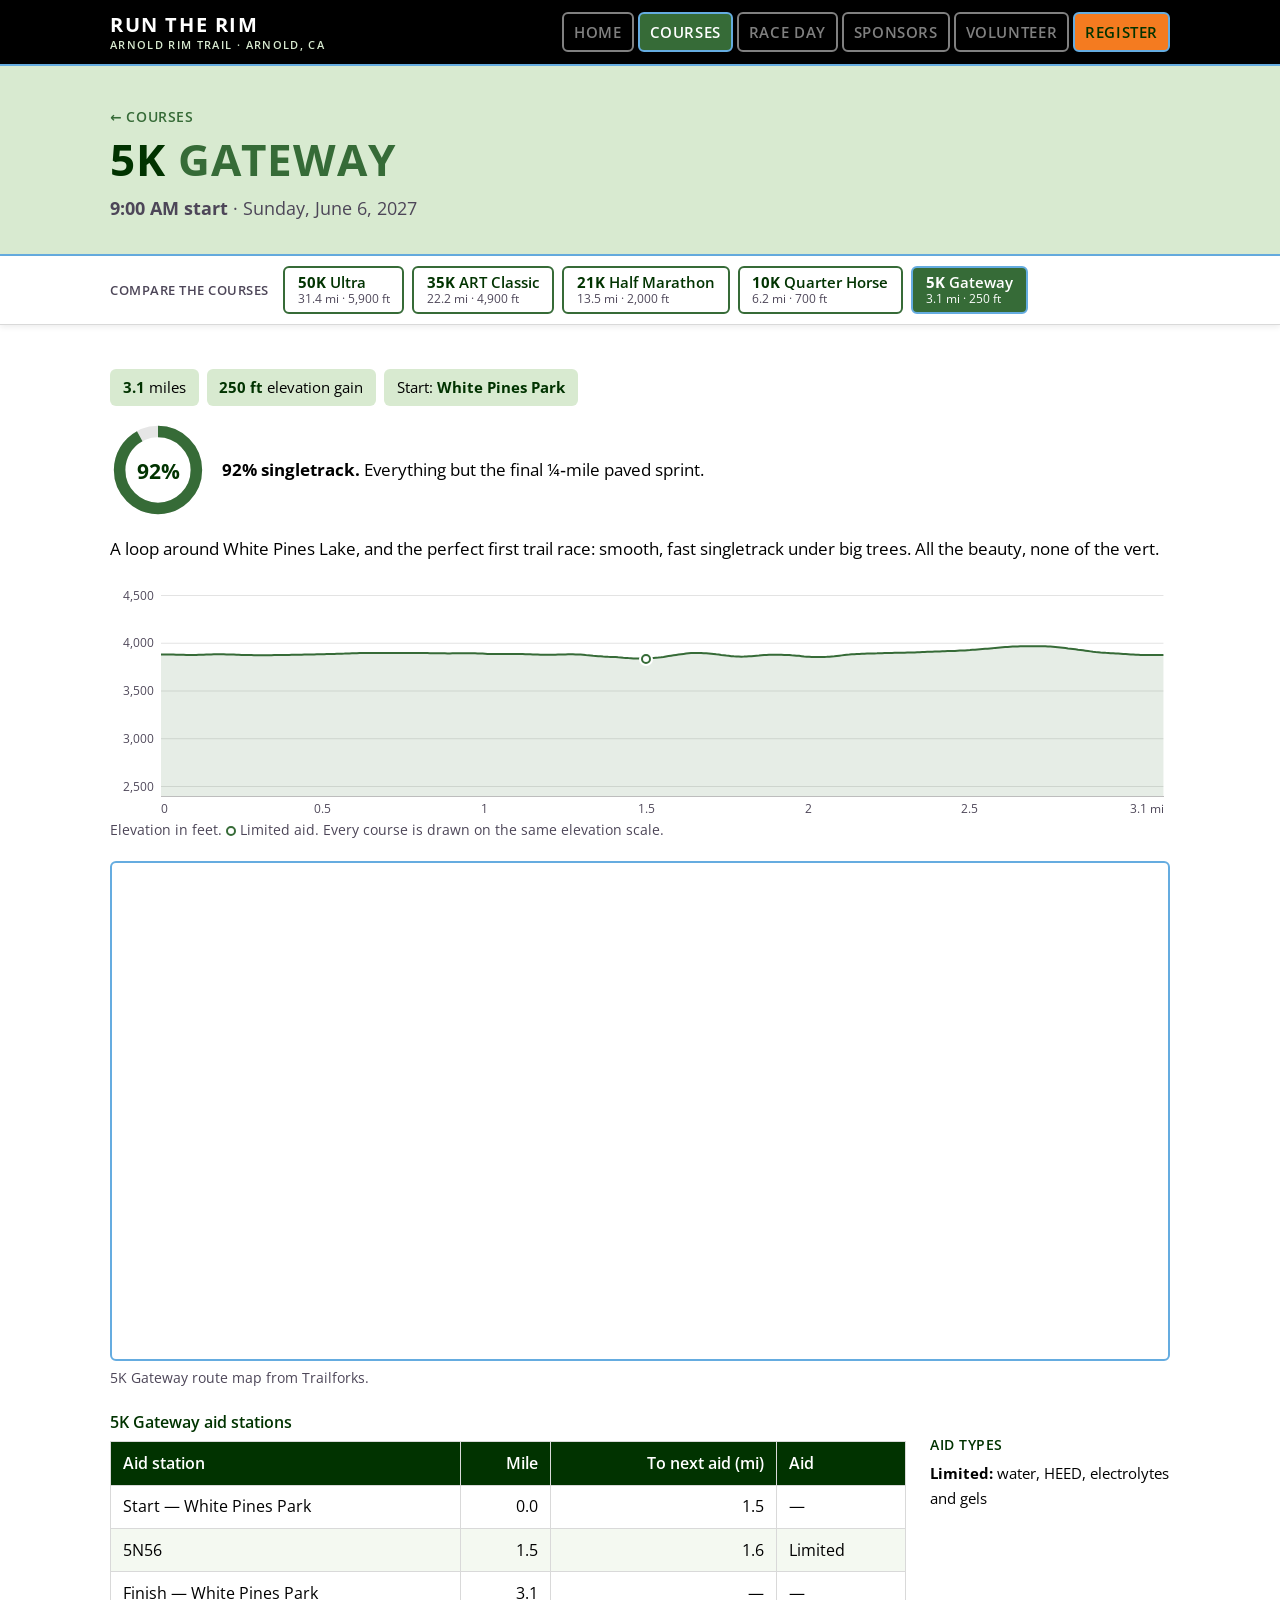
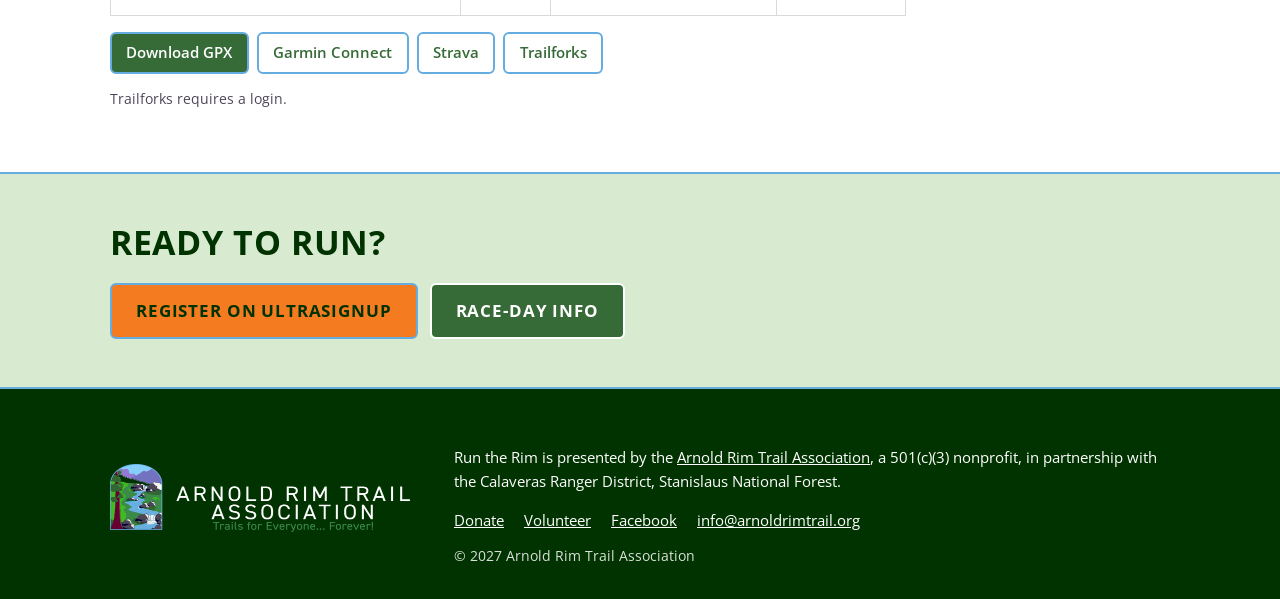
<file: 5k.html>
<!doctype html>
<html lang="en">
<head>
  <!-- Google tag (GTM-52RN6DZZ, GA4 via Joel). One per page, immediately after <head>. -->
  <script async src="https://www.googletagmanager.com/gtm.js?id=GTM-52RN6DZZ"></script>
  <script>window.dataLayer = window.dataLayer || []; function gtag(){dataLayer.push(arguments);} gtag('js', new Date());</script>
  <meta charset="utf-8">
  <meta name="viewport" content="width=device-width, initial-scale=1">
  <title>5K Trail Race in Arnold, CA: Gateway | Run the Rim</title>
  <meta name="description" content="Run the Rim 5K Gateway, June 6, 2027: a 3.1-mile lake loop under big trees in Arnold, CA. The perfect first trail race. Course map and GPX.">
  <link rel="canonical" href="https://runtherim.com/5k.html">
  <meta property="og:type" content="website">
  <meta property="og:title" content="5K Trail Race in Arnold, CA: Gateway | Run the Rim">
  <meta property="og:description" content="Run the Rim 5K Gateway, June 6, 2027: a 3.1-mile lake loop under big trees in Arnold, CA. The perfect first trail race. Course map and GPX.">
  <meta property="og:url" content="https://runtherim.com/5k.html">
  <meta property="og:image" content="https://runtherim.com/img/og-image.jpg">
  <meta name="twitter:card" content="summary_large_image">
  <meta name="theme-color" content="#000000">
  <meta name="color-scheme" content="only light">
  <link rel="icon" href="favicon.ico" sizes="any">
  <link rel="apple-touch-icon" href="apple-touch-icon.png">
  <link rel="preconnect" href="https://fonts.googleapis.com">
  <link rel="preconnect" href="https://fonts.gstatic.com" crossorigin>
  <link href="https://fonts.googleapis.com/css2?family=Open+Sans:ital,wght@0,400;0,600;0,700;1,400;1,600&display=swap" rel="stylesheet">
  <link rel="stylesheet" href="css/style.css?v=36">
  <script type="application/ld+json">{"@context": "https://schema.org", "@type": "SportsEvent", "name": "Run the Rim 2027 5K Gateway", "startDate": "2027-06-06T09:00:00-07:00", "endDate": "2027-06-06", "eventStatus": "https://schema.org/EventScheduled", "eventAttendanceMode": "https://schema.org/OfflineEventAttendanceMode", "location": {"@type": "Place", "name": "White Pines Park", "address": {"@type": "PostalAddress", "streetAddress": "1965 Blagen Rd", "addressLocality": "Arnold", "addressRegion": "CA", "postalCode": "95223", "addressCountry": "US"}}, "image": ["https://runtherim.com/img/og-image.jpg"], "description": "Run the Rim 5K Gateway, June 6, 2027: a 3.1-mile lake loop under big trees in Arnold, CA. The perfect first trail race. Course map and GPX.", "url": "https://runtherim.com/5k.html", "organizer": {"@type": "Organization", "name": "Arnold Rim Trail Association", "url": "https://arnoldrimtrail.org"}, "offers": {"@type": "Offer", "url": "https://ultrasignup.com/register.aspx?did=135759"}, "superEvent": {"@type": "SportsEvent", "name": "Run the Rim 2027", "url": "https://runtherim.com/"}}</script>
</head>
<body>
  <a class="skip-link" href="#main">Skip to content</a>
  <header class="site-header">
    <div class="wrap">
      <a class="wordmark" href="index.html">Run the Rim<span>Arnold Rim Trail · Arnold, CA</span></a>
      <button class="nav-toggle" aria-expanded="false" aria-controls="site-nav">Menu</button>
      <nav class="site-nav" id="site-nav" aria-label="Main">
        <ul>
          <li><a href="index.html">Home</a></li>
          <li><a href="courses.html" aria-current="page">Courses</a></li>
          <li><a href="race-day.html">Race Day</a></li>
          <li><a href="sponsors.html">Sponsors</a></li>
          <li><a href="https://arnoldrimtrail.org/volunteer/">Volunteer</a></li>
          <li><a class="nav-register" href="https://ultrasignup.com/register.aspx?did=135759">Register</a></li>
        </ul>
      </nav>
    </div>
  </header>

  <main id="main">
    <div class="page-title">
      <div class="wrap">
        <p class="crumb"><a href="courses.html">Courses</a></p>
        <h1 id="h-5k">5K <span class="title">Gateway</span></h1>
        <p><strong>9:00 AM start</strong> · Sunday, June 6, 2027</p>
      </div>
    </div>

    <nav class="course-nav" id="course-nav" aria-label="Compare the courses">
      <div class="wrap">
        <a class="course-nav-label" href="courses.html">Compare the courses</a>
        <ul>
          <li><a href="50k.html"><span class="cn-name"><b>50K</b> Ultra</span><span class="cn-stats">31.4 mi · 5,900 ft</span></a></li>
          <li><a href="35k.html"><span class="cn-name"><b>35K</b> ART Classic</span><span class="cn-stats">22.2 mi · 4,900 ft</span></a></li>
          <li><a href="21k.html"><span class="cn-name"><b>21K</b> Half Marathon</span><span class="cn-stats">13.5 mi · 2,000 ft</span></a></li>
          <li><a href="10k.html"><span class="cn-name"><b>10K</b> Quarter Horse</span><span class="cn-stats">6.2 mi · 700 ft</span></a></li>
          <li><a href="5k.html" aria-current="true"><span class="cn-name"><b>5K</b> Gateway</span><span class="cn-stats">3.1 mi · 250 ft</span></a></li>
        </ul>
      </div>
    </nav>

    <section class="course" id="5k" aria-labelledby="h-5k">
      <div class="wrap">
        <ul class="stats">
          <li><strong>3.1</strong> miles</li>
          <li><strong>250 ft</strong> elevation gain</li>
          <li>Start: <strong>White Pines Park</strong></li>
        </ul>
        <div class="surface">
          <svg class="surface-ring" viewBox="0 0 100 100" width="96" height="96" role="img" aria-label="92% singletrack: 2.85 of 3.1 miles"><title>92% singletrack (2.85 of 3.1 mi)</title><circle cx="50" cy="50" r="40" class="track"/><circle cx="50" cy="50" r="40" class="fill" stroke-dasharray="231.06 251.33" transform="rotate(-90 50 50)"/><text x="50" y="50" class="pct">92%</text></svg>
          <p><strong>92% singletrack.</strong> Everything but the final ¼&#8209;mile paved sprint.</p>
        </div>
        <p>A loop around White Pines Lake, and the perfect first trail race: smooth, fast singletrack under big trees. All the beauty, none of the vert.</p>
        <!-- elevation:5k -->
        <figure class="elev" data-elev="{&quot;mi&quot;:[0.0,0.02,0.03,0.05,0.06,0.08,0.09,0.11,0.12,0.14,0.16,0.17,0.19,0.2,0.22,0.23,0.25,0.26,0.28,0.3,0.31,0.33,0.34,0.36,0.37,0.39,0.4,0.42,0.43,0.45,0.47,0.48,0.5,0.51,0.53,0.54,0.56,0.57,0.59,0.61,0.62,0.64,0.65,0.67,0.68,0.7,0.71,0.73,0.75,0.76,0.78,0.79,0.81,0.82,0.84,0.85,0.87,0.89,0.9,0.92,0.93,0.95,0.96,0.98,0.99,1.01,1.03,1.04,1.06,1.07,1.09,1.1,1.12,1.13,1.15,1.16,1.18,1.2,1.21,1.23,1.24,1.26,1.27,1.29,1.3,1.32,1.34,1.35,1.37,1.38,1.4,1.41,1.43,1.44,1.46,1.48,1.49,1.51,1.52,1.54,1.55,1.57,1.58,1.6,1.62,1.63,1.65,1.66,1.68,1.69,1.71,1.72,1.74,1.76,1.77,1.79,1.8,1.82,1.83,1.85,1.86,1.88,1.9,1.91,1.93,1.94,1.96,1.97,1.99,2.0,2.02,2.03,2.05,2.07,2.08,2.1,2.11,2.13,2.14,2.16,2.17,2.19,2.21,2.22,2.24,2.25,2.27,2.28,2.3,2.31,2.33,2.35,2.36,2.38,2.39,2.41,2.42,2.44,2.45,2.47,2.49,2.5,2.52,2.53,2.55,2.56,2.58,2.59,2.61,2.63,2.64,2.66,2.67,2.69,2.7,2.72,2.73,2.75,2.76,2.78,2.8,2.81,2.83,2.84,2.86,2.87,2.89,2.9,2.92,2.94,2.95,2.97,2.98,3.0,3.01,3.03,3.04,3.06,3.08,3.09,3.1],&quot;ft&quot;:[3884,3883,3882,3881,3880,3878,3877,3878,3880,3881,3883,3884,3885,3884,3882,3880,3878,3877,3876,3875,3875,3875,3876,3876,3877,3878,3879,3880,3881,3882,3883,3884,3885,3886,3888,3889,3891,3893,3895,3896,3898,3899,3899,3899,3898,3897,3897,3897,3898,3898,3898,3899,3898,3897,3897,3896,3895,3894,3895,3895,3896,3896,3895,3894,3892,3889,3886,3886,3887,3886,3887,3888,3887,3885,3883,3882,3881,3881,3880,3881,3883,3884,3884,3883,3880,3874,3869,3865,3861,3858,3857,3854,3849,3845,3841,3839,3840,3842,3846,3851,3857,3866,3874,3881,3889,3895,3898,3898,3897,3893,3888,3881,3875,3868,3863,3861,3861,3864,3867,3872,3877,3879,3880,3880,3879,3876,3872,3868,3863,3859,3856,3855,3856,3860,3865,3870,3876,3882,3886,3889,3891,3892,3894,3896,3897,3899,3900,3901,3902,3903,3904,3906,3909,3911,3913,3915,3917,3918,3921,3923,3926,3929,3933,3937,3941,3946,3952,3956,3960,3964,3967,3968,3968,3969,3970,3970,3968,3965,3961,3956,3949,3943,3937,3930,3922,3915,3909,3904,3900,3896,3893,3890,3887,3883,3880,3878,3877,3877,3876,3876,3876],&quot;aid&quot;:[[&quot;5N56&quot;,1.5,&quot;Limited&quot;]],&quot;y&quot;:[2400,4600]}">
          <div class="elev-plot" role="img" tabindex="0" aria-label="5K Gateway elevation profile: starts at 3,884 ft, high point 3,970 ft at mile 2.7, finishes at 3,876 ft. 1 aid stations, listed in the table below.">
            <svg viewBox="0 0 1000 300" preserveAspectRatio="none" aria-hidden="true" focusable="false"><g class="elev-grid"><line x1="0" x2="1000" y1="286.4" y2="286.4"/><line x1="0" x2="1000" y1="218.2" y2="218.2"/><line x1="0" x2="1000" y1="150.0" y2="150.0"/><line x1="0" x2="1000" y1="81.8" y2="81.8"/><line x1="0" x2="1000" y1="13.6" y2="13.6"/></g><path class="elev-area" d="M0.0,97.7 L2.5,97.7 L5.0,97.8 L7.5,97.9 L10.0,98.0 L12.5,98.0 L15.0,98.1 L17.5,98.1 L20.1,98.2 L22.6,98.3 L25.1,98.4 L27.6,98.5 L30.1,98.5 L32.6,98.6 L35.1,98.5 L37.6,98.3 L40.1,98.2 L42.6,98.1 L45.1,98.0 L47.6,97.9 L50.1,97.7 L52.6,97.6 L55.1,97.6 L57.6,97.5 L60.2,97.5 L62.7,97.6 L65.2,97.7 L67.7,97.8 L70.2,97.9 L72.7,98.0 L75.2,98.2 L77.7,98.3 L80.2,98.5 L82.7,98.6 L85.2,98.6 L87.7,98.7 L90.2,98.7 L92.7,98.8 L95.2,98.8 L97.7,98.9 L100.3,98.9 L102.8,98.9 L105.3,98.8 L107.8,98.8 L110.3,98.8 L112.8,98.7 L115.3,98.7 L117.8,98.6 L120.3,98.6 L122.8,98.5 L125.3,98.5 L127.8,98.4 L130.3,98.3 L132.8,98.3 L135.3,98.2 L137.8,98.2 L140.4,98.1 L142.9,98.0 L145.4,97.9 L147.9,97.9 L150.4,97.8 L152.9,97.7 L155.4,97.6 L157.9,97.6 L160.4,97.5 L162.9,97.4 L165.4,97.3 L167.9,97.2 L170.4,97.1 L172.9,97.0 L175.4,96.9 L177.9,96.8 L180.5,96.7 L183.0,96.6 L185.5,96.4 L188.0,96.3 L190.5,96.2 L193.0,96.1 L195.5,96.0 L198.0,95.8 L200.5,95.7 L203.0,95.7 L205.5,95.6 L208.0,95.6 L210.5,95.6 L213.0,95.6 L215.5,95.6 L218.0,95.7 L220.6,95.7 L223.1,95.8 L225.6,95.8 L228.1,95.8 L230.6,95.8 L233.1,95.8 L235.6,95.8 L238.1,95.8 L240.6,95.7 L243.1,95.7 L245.6,95.7 L248.1,95.7 L250.6,95.7 L253.1,95.7 L255.6,95.6 L258.1,95.7 L260.7,95.7 L263.2,95.8 L265.7,95.8 L268.2,95.9 L270.7,95.9 L273.2,96.0 L275.7,96.0 L278.2,96.1 L280.7,96.2 L283.2,96.2 L285.7,96.3 L288.2,96.3 L290.7,96.2 L293.2,96.2 L295.7,96.1 L298.2,96.1 L300.8,96.0 L303.3,96.0 L305.8,96.0 L308.3,96.1 L310.8,96.1 L313.3,96.2 L315.8,96.3 L318.3,96.4 L320.8,96.6 L323.3,96.8 L325.8,97.0 L328.3,97.2 L330.8,97.3 L333.3,97.3 L335.8,97.3 L338.3,97.3 L340.9,97.3 L343.4,97.3 L345.9,97.3 L348.4,97.3 L350.9,97.3 L353.4,97.2 L355.9,97.1 L358.4,97.1 L360.9,97.2 L363.4,97.4 L365.9,97.5 L368.4,97.6 L370.9,97.8 L373.4,97.9 L375.9,98.0 L378.4,98.1 L381.0,98.1 L383.5,98.1 L386.0,98.1 L388.5,98.2 L391.0,98.2 L393.5,98.1 L396.0,98.0 L398.5,97.9 L401.0,97.8 L403.5,97.7 L406.0,97.6 L408.5,97.6 L411.0,97.6 L413.5,97.7 L416.0,97.8 L418.5,97.9 L421.1,98.2 L423.6,98.7 L426.1,99.1 L428.6,99.4 L431.1,99.7 L433.6,99.9 L436.1,100.2 L438.6,100.5 L441.1,100.8 L443.6,101.0 L446.1,101.2 L448.6,101.3 L451.1,101.4 L453.6,101.5 L456.1,101.8 L458.6,102.0 L461.2,102.4 L463.7,102.7 L466.2,103.0 L468.7,103.2 L471.2,103.5 L473.7,103.6 L476.2,103.7 L478.7,103.7 L481.2,103.6 L483.7,103.5 L486.2,103.3 L488.7,103.0 L491.2,102.8 L493.7,102.5 L496.2,102.2 L498.7,101.8 L501.3,101.3 L503.8,100.7 L506.3,100.1 L508.8,99.5 L511.3,99.0 L513.8,98.5 L516.3,98.0 L518.8,97.5 L521.3,97.0 L523.8,96.5 L526.3,96.1 L528.8,95.8 L531.3,95.7 L533.8,95.6 L536.3,95.7 L538.8,95.7 L541.4,95.9 L543.9,96.1 L546.4,96.3 L548.9,96.7 L551.4,97.1 L553.9,97.6 L556.4,98.0 L558.9,98.5 L561.4,98.9 L563.9,99.4 L566.4,99.8 L568.9,100.2 L571.4,100.5 L573.9,100.7 L576.4,100.8 L578.9,100.9 L581.5,100.8 L584.0,100.6 L586.5,100.4 L589.0,100.2 L591.5,99.9 L594.0,99.6 L596.5,99.3 L599.0,98.9 L601.5,98.6 L604.0,98.5 L606.5,98.3 L609.0,98.2 L611.5,98.2 L614.0,98.2 L616.5,98.2 L619.0,98.3 L621.6,98.4 L624.1,98.5 L626.6,98.7 L629.1,99.0 L631.6,99.2 L634.1,99.5 L636.6,99.8 L639.1,100.2 L641.6,100.6 L644.1,100.9 L646.6,101.1 L649.1,101.3 L651.6,101.4 L654.1,101.6 L656.6,101.6 L659.1,101.5 L661.7,101.4 L664.2,101.2 L666.7,100.9 L669.2,100.6 L671.7,100.3 L674.2,99.9 L676.7,99.5 L679.2,99.1 L681.7,98.7 L684.2,98.3 L686.7,98.0 L689.2,97.6 L691.7,97.4 L694.2,97.2 L696.7,97.0 L699.2,96.8 L701.8,96.7 L704.3,96.6 L706.8,96.5 L709.3,96.4 L711.8,96.3 L714.3,96.2 L716.8,96.0 L719.3,95.9 L721.8,95.8 L724.3,95.7 L726.8,95.6 L729.3,95.6 L731.8,95.5 L734.3,95.4 L736.8,95.4 L739.3,95.3 L741.9,95.2 L744.4,95.1 L746.9,95.0 L749.4,94.9 L751.9,94.9 L754.4,94.7 L756.9,94.6 L759.4,94.4 L761.9,94.2 L764.4,94.1 L766.9,94.0 L769.4,93.9 L771.9,93.7 L774.4,93.5 L776.9,93.4 L779.4,93.2 L782.0,93.1 L784.5,93.0 L787.0,92.9 L789.5,92.8 L792.0,92.7 L794.5,92.5 L797.0,92.3 L799.5,92.1 L802.0,92.0 L804.5,91.7 L807.0,91.5 L809.5,91.2 L812.0,91.0 L814.5,90.7 L817.0,90.4 L819.5,90.1 L822.1,89.8 L824.6,89.6 L827.1,89.2 L829.6,88.8 L832.1,88.4 L834.6,88.1 L837.1,87.8 L839.6,87.5 L842.1,87.2 L844.6,87.0 L847.1,86.8 L849.6,86.6 L852.1,86.4 L854.6,86.3 L857.1,86.2 L859.6,86.2 L862.2,86.1 L864.7,86.1 L867.2,86.0 L869.7,86.0 L872.2,86.0 L874.7,86.0 L877.2,86.0 L879.7,86.1 L882.2,86.2 L884.7,86.4 L887.2,86.6 L889.7,86.8 L892.2,87.1 L894.7,87.5 L897.2,87.9 L899.7,88.3 L902.3,88.7 L904.8,89.2 L907.3,89.6 L909.8,90.0 L912.3,90.5 L914.8,91.0 L917.3,91.4 L919.8,91.9 L922.3,92.4 L924.8,92.9 L927.3,93.4 L929.8,93.9 L932.3,94.3 L934.8,94.6 L937.3,95.0 L939.8,95.2 L942.4,95.5 L944.9,95.7 L947.4,96.0 L949.9,96.2 L952.4,96.4 L954.9,96.6 L957.4,96.8 L959.9,97.1 L962.4,97.3 L964.9,97.5 L967.4,97.8 L969.9,98.0 L972.4,98.2 L974.9,98.3 L977.4,98.5 L979.9,98.5 L982.5,98.6 L985.0,98.6 L987.5,98.6 L990.0,98.7 L992.5,98.7 L995.0,98.7 L997.5,98.7 L1000.0,98.7 L1000,300 L0,300 Z"/><path class="elev-line" d="M0.0,97.7 L2.5,97.7 L5.0,97.8 L7.5,97.9 L10.0,98.0 L12.5,98.0 L15.0,98.1 L17.5,98.1 L20.1,98.2 L22.6,98.3 L25.1,98.4 L27.6,98.5 L30.1,98.5 L32.6,98.6 L35.1,98.5 L37.6,98.3 L40.1,98.2 L42.6,98.1 L45.1,98.0 L47.6,97.9 L50.1,97.7 L52.6,97.6 L55.1,97.6 L57.6,97.5 L60.2,97.5 L62.7,97.6 L65.2,97.7 L67.7,97.8 L70.2,97.9 L72.7,98.0 L75.2,98.2 L77.7,98.3 L80.2,98.5 L82.7,98.6 L85.2,98.6 L87.7,98.7 L90.2,98.7 L92.7,98.8 L95.2,98.8 L97.7,98.9 L100.3,98.9 L102.8,98.9 L105.3,98.8 L107.8,98.8 L110.3,98.8 L112.8,98.7 L115.3,98.7 L117.8,98.6 L120.3,98.6 L122.8,98.5 L125.3,98.5 L127.8,98.4 L130.3,98.3 L132.8,98.3 L135.3,98.2 L137.8,98.2 L140.4,98.1 L142.9,98.0 L145.4,97.9 L147.9,97.9 L150.4,97.8 L152.9,97.7 L155.4,97.6 L157.9,97.6 L160.4,97.5 L162.9,97.4 L165.4,97.3 L167.9,97.2 L170.4,97.1 L172.9,97.0 L175.4,96.9 L177.9,96.8 L180.5,96.7 L183.0,96.6 L185.5,96.4 L188.0,96.3 L190.5,96.2 L193.0,96.1 L195.5,96.0 L198.0,95.8 L200.5,95.7 L203.0,95.7 L205.5,95.6 L208.0,95.6 L210.5,95.6 L213.0,95.6 L215.5,95.6 L218.0,95.7 L220.6,95.7 L223.1,95.8 L225.6,95.8 L228.1,95.8 L230.6,95.8 L233.1,95.8 L235.6,95.8 L238.1,95.8 L240.6,95.7 L243.1,95.7 L245.6,95.7 L248.1,95.7 L250.6,95.7 L253.1,95.7 L255.6,95.6 L258.1,95.7 L260.7,95.7 L263.2,95.8 L265.7,95.8 L268.2,95.9 L270.7,95.9 L273.2,96.0 L275.7,96.0 L278.2,96.1 L280.7,96.2 L283.2,96.2 L285.7,96.3 L288.2,96.3 L290.7,96.2 L293.2,96.2 L295.7,96.1 L298.2,96.1 L300.8,96.0 L303.3,96.0 L305.8,96.0 L308.3,96.1 L310.8,96.1 L313.3,96.2 L315.8,96.3 L318.3,96.4 L320.8,96.6 L323.3,96.8 L325.8,97.0 L328.3,97.2 L330.8,97.3 L333.3,97.3 L335.8,97.3 L338.3,97.3 L340.9,97.3 L343.4,97.3 L345.9,97.3 L348.4,97.3 L350.9,97.3 L353.4,97.2 L355.9,97.1 L358.4,97.1 L360.9,97.2 L363.4,97.4 L365.9,97.5 L368.4,97.6 L370.9,97.8 L373.4,97.9 L375.9,98.0 L378.4,98.1 L381.0,98.1 L383.5,98.1 L386.0,98.1 L388.5,98.2 L391.0,98.2 L393.5,98.1 L396.0,98.0 L398.5,97.9 L401.0,97.8 L403.5,97.7 L406.0,97.6 L408.5,97.6 L411.0,97.6 L413.5,97.7 L416.0,97.8 L418.5,97.9 L421.1,98.2 L423.6,98.7 L426.1,99.1 L428.6,99.4 L431.1,99.7 L433.6,99.9 L436.1,100.2 L438.6,100.5 L441.1,100.8 L443.6,101.0 L446.1,101.2 L448.6,101.3 L451.1,101.4 L453.6,101.5 L456.1,101.8 L458.6,102.0 L461.2,102.4 L463.7,102.7 L466.2,103.0 L468.7,103.2 L471.2,103.5 L473.7,103.6 L476.2,103.7 L478.7,103.7 L481.2,103.6 L483.7,103.5 L486.2,103.3 L488.7,103.0 L491.2,102.8 L493.7,102.5 L496.2,102.2 L498.7,101.8 L501.3,101.3 L503.8,100.7 L506.3,100.1 L508.8,99.5 L511.3,99.0 L513.8,98.5 L516.3,98.0 L518.8,97.5 L521.3,97.0 L523.8,96.5 L526.3,96.1 L528.8,95.8 L531.3,95.7 L533.8,95.6 L536.3,95.7 L538.8,95.7 L541.4,95.9 L543.9,96.1 L546.4,96.3 L548.9,96.7 L551.4,97.1 L553.9,97.6 L556.4,98.0 L558.9,98.5 L561.4,98.9 L563.9,99.4 L566.4,99.8 L568.9,100.2 L571.4,100.5 L573.9,100.7 L576.4,100.8 L578.9,100.9 L581.5,100.8 L584.0,100.6 L586.5,100.4 L589.0,100.2 L591.5,99.9 L594.0,99.6 L596.5,99.3 L599.0,98.9 L601.5,98.6 L604.0,98.5 L606.5,98.3 L609.0,98.2 L611.5,98.2 L614.0,98.2 L616.5,98.2 L619.0,98.3 L621.6,98.4 L624.1,98.5 L626.6,98.7 L629.1,99.0 L631.6,99.2 L634.1,99.5 L636.6,99.8 L639.1,100.2 L641.6,100.6 L644.1,100.9 L646.6,101.1 L649.1,101.3 L651.6,101.4 L654.1,101.6 L656.6,101.6 L659.1,101.5 L661.7,101.4 L664.2,101.2 L666.7,100.9 L669.2,100.6 L671.7,100.3 L674.2,99.9 L676.7,99.5 L679.2,99.1 L681.7,98.7 L684.2,98.3 L686.7,98.0 L689.2,97.6 L691.7,97.4 L694.2,97.2 L696.7,97.0 L699.2,96.8 L701.8,96.7 L704.3,96.6 L706.8,96.5 L709.3,96.4 L711.8,96.3 L714.3,96.2 L716.8,96.0 L719.3,95.9 L721.8,95.8 L724.3,95.7 L726.8,95.6 L729.3,95.6 L731.8,95.5 L734.3,95.4 L736.8,95.4 L739.3,95.3 L741.9,95.2 L744.4,95.1 L746.9,95.0 L749.4,94.9 L751.9,94.9 L754.4,94.7 L756.9,94.6 L759.4,94.4 L761.9,94.2 L764.4,94.1 L766.9,94.0 L769.4,93.9 L771.9,93.7 L774.4,93.5 L776.9,93.4 L779.4,93.2 L782.0,93.1 L784.5,93.0 L787.0,92.9 L789.5,92.8 L792.0,92.7 L794.5,92.5 L797.0,92.3 L799.5,92.1 L802.0,92.0 L804.5,91.7 L807.0,91.5 L809.5,91.2 L812.0,91.0 L814.5,90.7 L817.0,90.4 L819.5,90.1 L822.1,89.8 L824.6,89.6 L827.1,89.2 L829.6,88.8 L832.1,88.4 L834.6,88.1 L837.1,87.8 L839.6,87.5 L842.1,87.2 L844.6,87.0 L847.1,86.8 L849.6,86.6 L852.1,86.4 L854.6,86.3 L857.1,86.2 L859.6,86.2 L862.2,86.1 L864.7,86.1 L867.2,86.0 L869.7,86.0 L872.2,86.0 L874.7,86.0 L877.2,86.0 L879.7,86.1 L882.2,86.2 L884.7,86.4 L887.2,86.6 L889.7,86.8 L892.2,87.1 L894.7,87.5 L897.2,87.9 L899.7,88.3 L902.3,88.7 L904.8,89.2 L907.3,89.6 L909.8,90.0 L912.3,90.5 L914.8,91.0 L917.3,91.4 L919.8,91.9 L922.3,92.4 L924.8,92.9 L927.3,93.4 L929.8,93.9 L932.3,94.3 L934.8,94.6 L937.3,95.0 L939.8,95.2 L942.4,95.5 L944.9,95.7 L947.4,96.0 L949.9,96.2 L952.4,96.4 L954.9,96.6 L957.4,96.8 L959.9,97.1 L962.4,97.3 L964.9,97.5 L967.4,97.8 L969.9,98.0 L972.4,98.2 L974.9,98.3 L977.4,98.5 L979.9,98.5 L982.5,98.6 L985.0,98.6 L987.5,98.6 L990.0,98.7 L992.5,98.7 L995.0,98.7 L997.5,98.7 L1000.0,98.7"/></svg>
            <span class="elev-y" style="top:95.45%">2,500</span><span class="elev-y" style="top:72.73%">3,000</span><span class="elev-y" style="top:50.00%">3,500</span><span class="elev-y" style="top:27.27%">4,000</span><span class="elev-y" style="top:4.55%">4,500</span>
            <span class="elev-aid limited" style="left:48.40%;top:34.49%"></span>
          </div>
          <div class="elev-xaxis" aria-hidden="true"><span class="elev-x" style="left:0.00%">0</span><span class="elev-x alt" style="left:16.13%">0.5</span><span class="elev-x" style="left:32.27%">1</span><span class="elev-x alt" style="left:48.40%">1.5</span><span class="elev-x" style="left:64.54%">2</span><span class="elev-x alt" style="left:80.67%">2.5</span><span class="elev-x end" style="left:100.04%">3.1 mi</span></div>
          <figcaption class="small">Elevation in feet. <span class="elev-key limited"></span> Limited aid. Every course is drawn on the same elevation scale.</figcaption>
        </figure>
        <!-- /elevation:5k -->
        <figure class="tf-map">
          <div class="TrailforksWidgetRoute" data-w="100%" data-h="500px" data-id="65525" data-activitytype="6" data-map="1" data-elevation="0" data-trails="1" data-details="1" data-section="0" data-units="imperial" data-basicmap="1"></div>
          <figcaption class="small">5K Gateway route map from Trailforks.</figcaption>
        </figure>
        <div class="aid-block">
          <div class="table-scroll">
            <table>
              <caption>5K Gateway aid stations</caption>
              <thead><tr><th scope="col">Aid station</th><th scope="col" class="num">Mile</th><th scope="col" class="num">To next aid (mi)</th><th scope="col">Aid</th></tr></thead>
              <tbody>
                  <tr><td>Start — White Pines Park</td><td class="num">0.0</td><td class="num">1.5</td><td>—</td></tr>
                  <tr><td>5N56</td><td class="num">1.5</td><td class="num">1.6</td><td>Limited</td></tr>
                  <tr><td>Finish — White Pines Park</td><td class="num">3.1</td><td class="num">—</td><td>—</td></tr>
              </tbody>
            </table>
          </div>
          <div class="aid-legend">
            <h3>Aid types</h3>
            <ul class="legend">
              <li><strong>Limited:</strong> water, HEED, electrolytes and gels</li>
            </ul>
          </div>
        </div>
        <ul class="course-links">
          <li><a class="primary" href="gpx/ARTA_run-the-rim-5k.gpx" download>Download GPX</a></li>
          <li><a href="https://connect.garmin.com/app/course/452294913">Garmin Connect</a></li>
          <li><a href="https://www.strava.com/routes/3482390659805306722">Strava</a></li>
          <li><a href="https://www.trailforks.com/route/run-the-rim-5k-gateway/">Trailforks</a></li>
        </ul>
        <p class="small">Trailforks requires a login.</p>
      </div>
    </section>

    <section class="band">
      <div class="wrap">
        <h2>Ready to run?</h2>
        <div class="btn-row"><a class="btn btn-cta" href="https://ultrasignup.com/register.aspx?did=135759">Register on UltraSignup</a><a class="btn" href="race-day.html">Race-day info</a></div>
      </div>
    </section>
  </main>

  <footer class="site-footer">
    <div class="wrap footer-grid">
      <a class="footer-logo" href="https://arnoldrimtrail.org"><img src="img/arta-logo-ondark.png" width="600" height="135" alt="Arnold Rim Trail Association — Trails for Everyone… Forever!"></a>
      <div>
        <p>Run the Rim is presented by the <a href="https://arnoldrimtrail.org">Arnold Rim Trail Association</a>, a 501(c)(3) nonprofit, in partnership with the Calaveras Ranger District, Stanislaus National Forest.</p>
        <ul class="footer-links">
          <li><a href="https://arnoldrimtrail.org/donate/">Donate</a></li>
          <li><a href="https://arnoldrimtrail.org/volunteer/">Volunteer</a></li>
          <li><a href="https://www.facebook.com/arnoldrimtrail">Facebook</a></li>
          <li><a href="mailto:info@arnoldrimtrail.org">info@arnoldrimtrail.org</a></li>
        </ul>
        <p class="copyright">© 2027 Arnold Rim Trail Association</p>
      </div>
    </div>
  </footer>
  <script src="js/nav.js"></script>
  <script src="js/courses-nav.js?v=3"></script>
  <script src="js/elevation.js?v=2"></script>
  <script src="js/trailforks.js?v=6"></script>
</body>
</html>
</file>
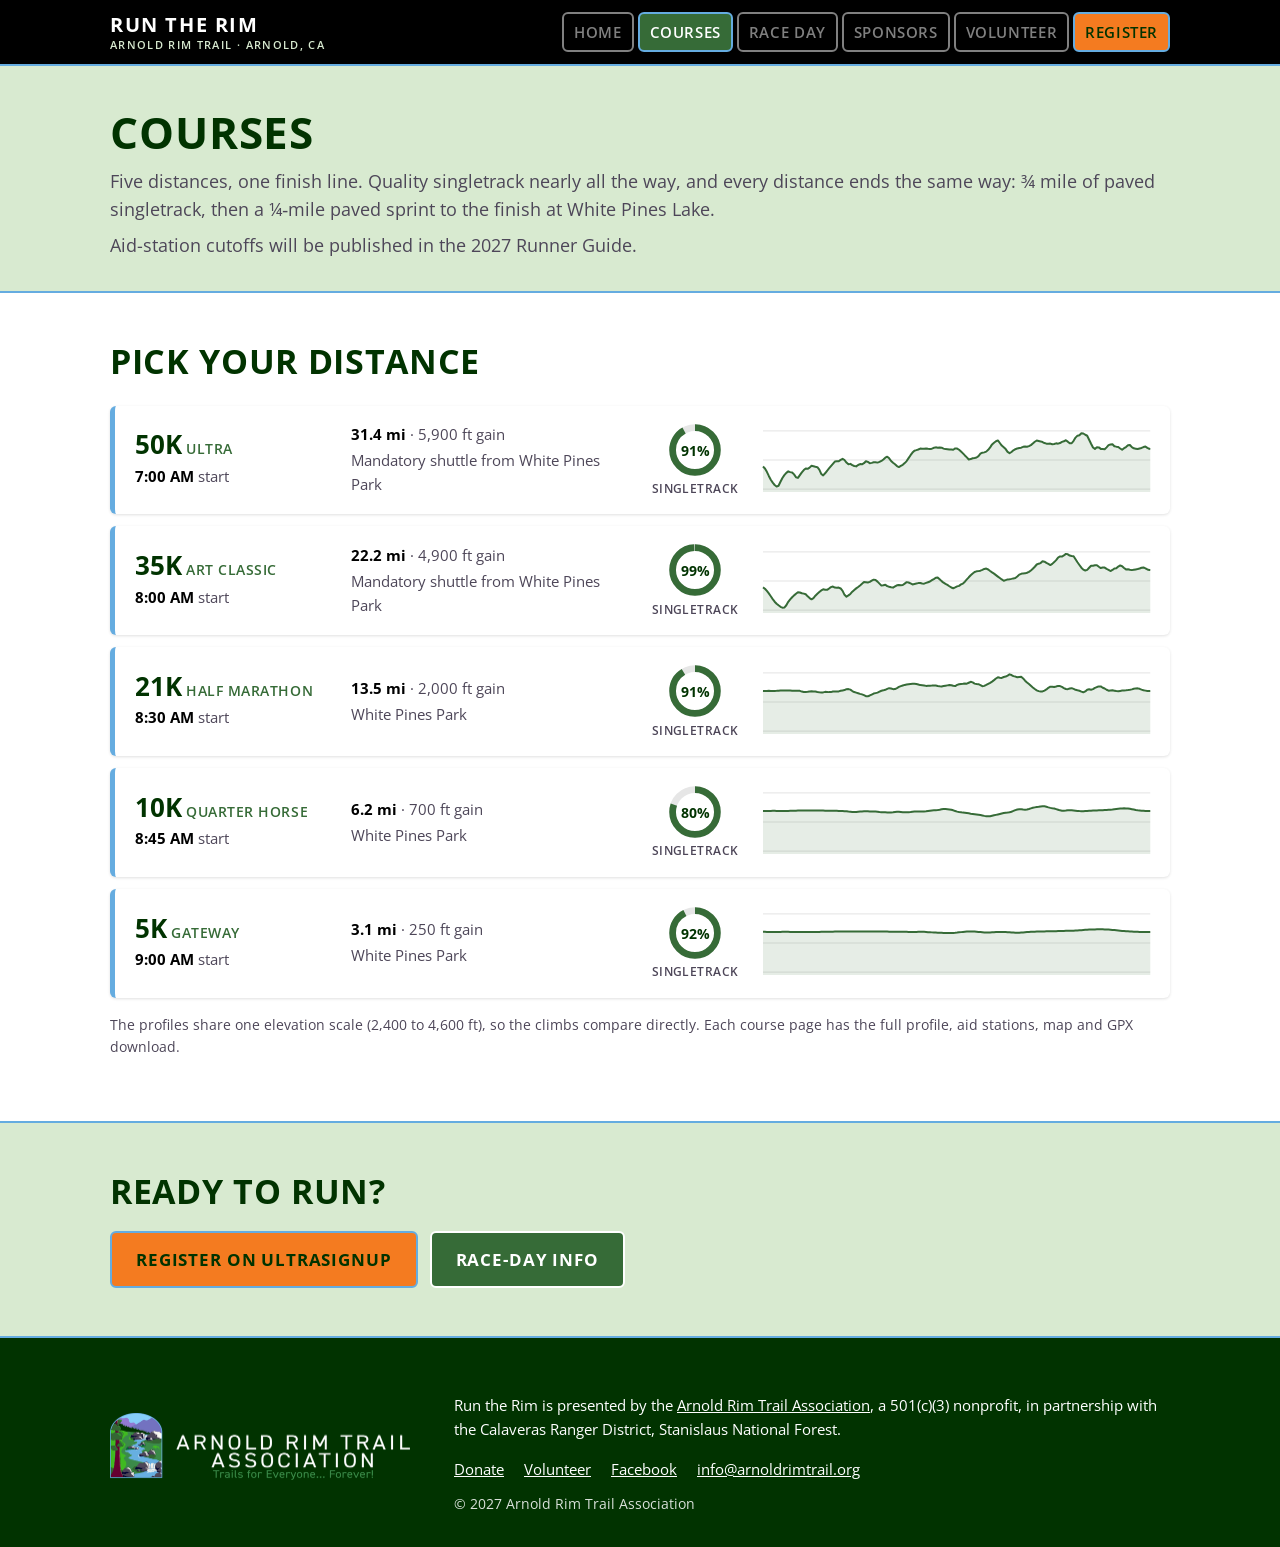
<file: courses.html>
<!doctype html>
<html lang="en">
<head>
  <!-- Google tag (GTM-52RN6DZZ, GA4 via Joel). One per page, immediately after <head>. -->
  <script async src="https://www.googletagmanager.com/gtm.js?id=GTM-52RN6DZZ"></script>
  <script>window.dataLayer = window.dataLayer || []; function gtag(){dataLayer.push(arguments);} gtag('js', new Date());</script>
  <meta charset="utf-8">
  <meta name="viewport" content="width=device-width, initial-scale=1">
  <title>Courses: 50K, 35K, Half Marathon, 10K &amp; 5K Trail | Run the Rim</title>
  <meta name="description" content="Run the Rim 50K, 35K, 21K, 10K and 5K trail courses in Arnold, CA: distance, elevation gain, aid stations, maps and GPX downloads.">
  <link rel="canonical" href="https://runtherim.com/courses.html">
  <meta property="og:type" content="website">
  <meta property="og:title" content="Courses: 50K, 35K, Half Marathon, 10K &amp; 5K Trail | Run the Rim">
  <meta property="og:description" content="Run the Rim 50K, 35K, 21K, 10K and 5K trail courses in Arnold, CA: distance, elevation gain, aid stations, maps and GPX downloads.">
  <meta property="og:url" content="https://runtherim.com/courses.html">
  <meta property="og:image" content="https://runtherim.com/img/og-image.jpg">
  <meta name="twitter:card" content="summary_large_image">
  <meta name="theme-color" content="#000000">
  <meta name="color-scheme" content="only light">
  <link rel="icon" href="favicon.ico" sizes="any">
  <link rel="apple-touch-icon" href="apple-touch-icon.png">
  <link rel="preconnect" href="https://fonts.googleapis.com">
  <link rel="preconnect" href="https://fonts.gstatic.com" crossorigin>
  <link href="https://fonts.googleapis.com/css2?family=Open+Sans:ital,wght@0,400;0,600;0,700;1,400;1,600&display=swap" rel="stylesheet">
  <link rel="stylesheet" href="css/style.css?v=36">
  <script>/* Old links such as courses.html#50k (Trailforks route pages, the 2026 Runner Guide, the old ARTA page) open that distance's page. */
  (function () { var m = /^#(50k|35k|21k|10k|5k)$/i.exec(location.hash); if (m) location.replace(m[1].toLowerCase() + ".html"); })();</script>
</head>
<body>
  <a class="skip-link" href="#main">Skip to content</a>
  <header class="site-header">
    <div class="wrap">
      <a class="wordmark" href="index.html">Run the Rim<span>Arnold Rim Trail · Arnold, CA</span></a>
      <button class="nav-toggle" aria-expanded="false" aria-controls="site-nav">Menu</button>
      <nav class="site-nav" id="site-nav" aria-label="Main">
        <ul>
          <li><a href="index.html">Home</a></li>
          <li><a href="courses.html" aria-current="page">Courses</a></li>
          <li><a href="race-day.html">Race Day</a></li>
          <li><a href="sponsors.html">Sponsors</a></li>
          <li><a href="https://arnoldrimtrail.org/volunteer/">Volunteer</a></li>
          <li><a class="nav-register" href="https://ultrasignup.com/register.aspx?did=135759">Register</a></li>
        </ul>
      </nav>
    </div>
  </header>

  <main id="main">
    <div class="page-title">
      <div class="wrap">
        <h1>Courses</h1>
        <p>Five distances, one finish line. Quality singletrack nearly all the way, and every distance ends the same way: ¾ mile of paved singletrack, then a ¼&#8209;mile paved sprint to the finish at White Pines Lake.</p>
        <p class="small">Aid-station cutoffs will be published in the 2027 Runner Guide.</p>
      </div>
    </div>

    <section aria-labelledby="pick-title">
      <div class="wrap">
        <h2 id="pick-title">Pick your distance</h2>
        <ul class="course-rows">
          <li><a class="course-row" href="50k.html">
            <span class="cr-name"><span class="dist">50K</span> <span class="dist-title">Ultra</span><span class="cr-start"><strong>7:00 AM</strong> start</span></span>
            <span class="cr-stats"><span><strong>31.4 mi</strong> · 5,900 ft gain</span><span>Mandatory shuttle from White Pines Park</span></span>
            <span class="cr-ring"><svg class="surface-ring" viewBox="0 0 100 100" width="56" height="56" role="img" aria-label="91% singletrack: 28.65 of 31.4 miles"><title>91% singletrack (28.65 of 31.4 mi)</title><circle cx="50" cy="50" r="40" class="track"/><circle cx="50" cy="50" r="40" class="fill" stroke-dasharray="229.32 251.33" transform="rotate(-90 50 50)"/><text x="50" y="50" class="pct">91%</text></svg><span class="cr-ring-label">singletrack</span></span>
            <span class="cr-profile"><!-- elevation-mini:50k --><svg class="elev-mini" viewBox="0 0 1000 300" preserveAspectRatio="none" role="img" aria-label="50K Ultra elevation profile: high point 4,425 ft"><g class="elev-grid"><line x1="0" x2="1000" y1="286.4" y2="286.4"/><line x1="0" x2="1000" y1="150.0" y2="150.0"/><line x1="0" x2="1000" y1="13.6" y2="13.6"/></g><path class="elev-area" d="M0.0,180.8 L5.0,189.8 L10.0,205.5 L15.0,224.7 L20.1,242.4 L25.1,256.2 L30.1,267.2 L35.1,274.5 L40.1,270.7 L45.1,252.0 L50.1,234.2 L55.1,221.0 L60.2,210.2 L65.2,203.2 L70.2,206.8 L75.2,208.4 L80.2,217.5 L85.2,230.7 L90.2,233.8 L95.2,220.9 L100.3,207.7 L105.3,197.0 L110.3,189.5 L115.3,191.3 L120.3,185.7 L125.3,177.3 L130.3,179.3 L135.3,182.0 L140.4,183.8 L145.4,195.2 L150.4,215.3 L155.4,222.1 L160.4,212.3 L165.4,200.5 L170.4,189.7 L175.4,179.1 L180.5,167.9 L185.5,157.4 L190.5,155.6 L195.5,155.9 L200.5,149.2 L205.5,144.3 L210.5,150.1 L215.5,162.1 L220.6,170.4 L225.6,168.1 L230.6,174.1 L235.6,178.0 L240.6,179.9 L245.6,173.4 L250.6,169.3 L255.6,170.4 L260.7,165.1 L265.7,155.6 L270.7,159.0 L275.7,165.0 L280.7,163.5 L285.7,160.6 L290.7,160.4 L295.7,162.3 L300.8,158.9 L305.8,154.4 L310.8,147.5 L315.8,139.2 L320.8,134.3 L325.8,142.3 L330.8,154.6 L335.8,163.2 L340.9,170.1 L345.9,178.6 L350.9,183.1 L355.9,177.5 L360.9,172.7 L365.9,164.6 L370.9,155.0 L375.9,141.1 L381.0,127.5 L386.0,115.2 L391.0,106.3 L396.0,103.8 L401.0,100.7 L406.0,96.6 L411.0,97.0 L416.0,97.4 L421.1,96.4 L426.1,97.5 L431.1,98.2 L436.1,97.0 L441.1,92.8 L446.1,90.7 L451.1,92.3 L456.1,90.9 L461.2,92.4 L466.2,96.8 L471.2,99.0 L476.2,99.4 L481.2,100.9 L486.2,101.1 L491.2,101.8 L496.2,95.8 L501.3,96.4 L506.3,102.0 L511.3,110.1 L516.3,118.9 L521.3,128.6 L526.3,137.7 L531.3,147.4 L536.3,145.6 L541.4,141.7 L546.4,140.3 L551.4,138.2 L556.4,131.8 L561.4,120.5 L566.4,115.7 L571.4,114.2 L576.4,110.7 L581.5,102.3 L586.5,90.7 L591.5,76.9 L596.5,69.0 L601.5,62.2 L606.5,58.5 L611.5,70.3 L616.5,82.4 L621.6,90.3 L626.6,98.9 L631.6,112.2 L636.6,118.1 L641.6,112.5 L646.6,104.6 L651.6,99.6 L656.6,95.7 L661.7,93.7 L666.7,92.3 L671.7,88.2 L676.7,86.7 L681.7,87.5 L686.7,85.0 L691.7,80.3 L696.7,72.6 L701.8,64.5 L706.8,58.7 L711.8,60.9 L716.8,62.9 L721.8,65.8 L726.8,70.5 L731.8,73.3 L736.8,73.4 L741.9,73.1 L746.9,76.1 L751.9,75.0 L756.9,72.0 L761.9,73.3 L766.9,70.4 L771.9,65.0 L776.9,62.2 L782.0,57.4 L787.0,64.0 L792.0,71.4 L797.0,71.5 L802.0,60.0 L807.0,45.0 L812.0,35.9 L817.0,33.9 L822.1,24.8 L827.1,25.6 L832.1,31.7 L837.1,36.3 L842.1,55.0 L847.1,73.7 L852.1,91.3 L857.1,97.9 L862.2,90.6 L867.2,90.9 L872.2,97.9 L877.2,98.7 L882.2,99.6 L887.2,90.7 L892.2,80.3 L897.2,77.5 L902.3,76.4 L907.3,85.4 L912.3,87.4 L917.3,89.0 L922.3,96.0 L927.3,102.0 L932.3,94.8 L937.3,89.4 L942.4,80.9 L947.4,79.7 L952.4,90.0 L957.4,95.4 L962.4,97.1 L967.4,98.6 L972.4,95.8 L977.4,93.5 L982.5,89.4 L987.5,87.0 L992.5,92.9 L997.5,97.7 L1000.0,98.2 L1000,300 L0,300 Z"/><path class="elev-line" d="M0.0,180.8 L5.0,189.8 L10.0,205.5 L15.0,224.7 L20.1,242.4 L25.1,256.2 L30.1,267.2 L35.1,274.5 L40.1,270.7 L45.1,252.0 L50.1,234.2 L55.1,221.0 L60.2,210.2 L65.2,203.2 L70.2,206.8 L75.2,208.4 L80.2,217.5 L85.2,230.7 L90.2,233.8 L95.2,220.9 L100.3,207.7 L105.3,197.0 L110.3,189.5 L115.3,191.3 L120.3,185.7 L125.3,177.3 L130.3,179.3 L135.3,182.0 L140.4,183.8 L145.4,195.2 L150.4,215.3 L155.4,222.1 L160.4,212.3 L165.4,200.5 L170.4,189.7 L175.4,179.1 L180.5,167.9 L185.5,157.4 L190.5,155.6 L195.5,155.9 L200.5,149.2 L205.5,144.3 L210.5,150.1 L215.5,162.1 L220.6,170.4 L225.6,168.1 L230.6,174.1 L235.6,178.0 L240.6,179.9 L245.6,173.4 L250.6,169.3 L255.6,170.4 L260.7,165.1 L265.7,155.6 L270.7,159.0 L275.7,165.0 L280.7,163.5 L285.7,160.6 L290.7,160.4 L295.7,162.3 L300.8,158.9 L305.8,154.4 L310.8,147.5 L315.8,139.2 L320.8,134.3 L325.8,142.3 L330.8,154.6 L335.8,163.2 L340.9,170.1 L345.9,178.6 L350.9,183.1 L355.9,177.5 L360.9,172.7 L365.9,164.6 L370.9,155.0 L375.9,141.1 L381.0,127.5 L386.0,115.2 L391.0,106.3 L396.0,103.8 L401.0,100.7 L406.0,96.6 L411.0,97.0 L416.0,97.4 L421.1,96.4 L426.1,97.5 L431.1,98.2 L436.1,97.0 L441.1,92.8 L446.1,90.7 L451.1,92.3 L456.1,90.9 L461.2,92.4 L466.2,96.8 L471.2,99.0 L476.2,99.4 L481.2,100.9 L486.2,101.1 L491.2,101.8 L496.2,95.8 L501.3,96.4 L506.3,102.0 L511.3,110.1 L516.3,118.9 L521.3,128.6 L526.3,137.7 L531.3,147.4 L536.3,145.6 L541.4,141.7 L546.4,140.3 L551.4,138.2 L556.4,131.8 L561.4,120.5 L566.4,115.7 L571.4,114.2 L576.4,110.7 L581.5,102.3 L586.5,90.7 L591.5,76.9 L596.5,69.0 L601.5,62.2 L606.5,58.5 L611.5,70.3 L616.5,82.4 L621.6,90.3 L626.6,98.9 L631.6,112.2 L636.6,118.1 L641.6,112.5 L646.6,104.6 L651.6,99.6 L656.6,95.7 L661.7,93.7 L666.7,92.3 L671.7,88.2 L676.7,86.7 L681.7,87.5 L686.7,85.0 L691.7,80.3 L696.7,72.6 L701.8,64.5 L706.8,58.7 L711.8,60.9 L716.8,62.9 L721.8,65.8 L726.8,70.5 L731.8,73.3 L736.8,73.4 L741.9,73.1 L746.9,76.1 L751.9,75.0 L756.9,72.0 L761.9,73.3 L766.9,70.4 L771.9,65.0 L776.9,62.2 L782.0,57.4 L787.0,64.0 L792.0,71.4 L797.0,71.5 L802.0,60.0 L807.0,45.0 L812.0,35.9 L817.0,33.9 L822.1,24.8 L827.1,25.6 L832.1,31.7 L837.1,36.3 L842.1,55.0 L847.1,73.7 L852.1,91.3 L857.1,97.9 L862.2,90.6 L867.2,90.9 L872.2,97.9 L877.2,98.7 L882.2,99.6 L887.2,90.7 L892.2,80.3 L897.2,77.5 L902.3,76.4 L907.3,85.4 L912.3,87.4 L917.3,89.0 L922.3,96.0 L927.3,102.0 L932.3,94.8 L937.3,89.4 L942.4,80.9 L947.4,79.7 L952.4,90.0 L957.4,95.4 L962.4,97.1 L967.4,98.6 L972.4,95.8 L977.4,93.5 L982.5,89.4 L987.5,87.0 L992.5,92.9 L997.5,97.7 L1000.0,98.2"/></svg><!-- /elevation-mini:50k --></span>
          </a></li>
          <li><a class="course-row" href="35k.html">
            <span class="cr-name"><span class="dist">35K</span> <span class="dist-title">ART Classic</span><span class="cr-start"><strong>8:00 AM</strong> start</span></span>
            <span class="cr-stats"><span><strong>22.2 mi</strong> · 4,900 ft gain</span><span>Mandatory shuttle from White Pines Park</span></span>
            <span class="cr-ring"><svg class="surface-ring" viewBox="0 0 100 100" width="56" height="56" role="img" aria-label="99% singletrack: 21.95 of 22.2 miles"><title>99% singletrack (21.95 of 22.2 mi)</title><circle cx="50" cy="50" r="40" class="track"/><circle cx="50" cy="50" r="40" class="fill" stroke-dasharray="248.50 251.33" transform="rotate(-90 50 50)"/><text x="50" y="50" class="pct">99%</text></svg><span class="cr-ring-label">singletrack</span></span>
            <span class="cr-profile"><!-- elevation-mini:35k --><svg class="elev-mini" viewBox="0 0 1000 300" preserveAspectRatio="none" role="img" aria-label="35K ART Classic elevation profile: high point 4,435 ft"><g class="elev-grid"><line x1="0" x2="1000" y1="286.4" y2="286.4"/><line x1="0" x2="1000" y1="150.0" y2="150.0"/><line x1="0" x2="1000" y1="13.6" y2="13.6"/></g><path class="elev-area" d="M0.0,180.0 L5.0,186.2 L10.0,196.5 L15.0,208.0 L20.1,221.4 L25.1,234.7 L30.1,247.0 L35.1,256.5 L40.1,264.0 L45.1,271.1 L50.1,275.0 L55.1,274.5 L60.2,263.7 L65.2,247.8 L70.2,236.0 L75.2,226.1 L80.2,217.3 L85.2,209.9 L90.2,202.6 L95.2,203.7 L100.3,207.5 L105.3,209.2 L110.3,212.2 L115.3,221.8 L120.3,229.9 L125.3,235.9 L130.3,230.2 L135.3,218.9 L140.4,210.1 L145.4,202.1 L150.4,194.3 L155.4,189.0 L160.4,190.9 L165.4,191.4 L170.4,185.4 L175.4,178.8 L180.5,175.9 L185.5,180.9 L190.5,181.1 L195.5,180.9 L200.5,185.0 L205.5,196.2 L210.5,214.9 L215.5,223.4 L220.6,217.5 L225.6,210.6 L230.6,200.0 L235.6,192.0 L240.6,184.5 L245.6,178.1 L250.6,170.8 L255.6,163.0 L260.7,154.9 L265.7,155.4 L270.7,156.7 L275.7,154.1 L280.7,148.3 L285.7,143.6 L290.7,145.6 L295.7,153.0 L300.8,162.4 L305.8,171.6 L310.8,170.1 L315.8,167.3 L320.8,174.2 L325.8,177.0 L330.8,179.3 L335.8,181.1 L340.9,175.7 L345.9,170.4 L350.9,168.9 L355.9,170.2 L360.9,168.8 L365.9,162.2 L370.9,155.3 L375.9,156.9 L381.0,161.3 L386.0,166.1 L391.0,163.7 L396.0,161.4 L401.0,159.9 L406.0,159.3 L411.0,161.9 L416.0,162.4 L421.1,158.9 L426.1,155.7 L431.1,152.3 L436.1,146.2 L441.1,141.0 L446.1,134.7 L451.1,134.1 L456.1,141.6 L461.2,150.5 L466.2,157.9 L471.2,163.5 L476.2,168.4 L481.2,174.5 L486.2,180.3 L491.2,183.9 L496.2,179.8 L501.3,175.1 L506.3,172.8 L511.3,166.0 L516.3,161.9 L521.3,153.3 L526.3,142.6 L531.3,132.7 L536.3,123.3 L541.4,115.0 L546.4,107.7 L551.4,104.7 L556.4,103.7 L561.4,101.5 L566.4,97.9 L571.4,93.5 L576.4,91.6 L581.5,96.1 L586.5,103.1 L591.5,109.7 L596.5,115.5 L601.5,122.5 L606.5,129.3 L611.5,136.0 L616.5,142.7 L621.6,148.8 L626.6,145.7 L631.6,142.6 L636.6,141.6 L641.6,140.0 L646.6,137.8 L651.6,136.3 L656.6,129.2 L661.7,120.2 L666.7,116.4 L671.7,114.3 L676.7,114.2 L681.7,111.2 L686.7,107.4 L691.7,100.7 L696.7,92.8 L701.8,83.3 L706.8,72.7 L711.8,68.9 L716.8,66.0 L721.8,57.5 L726.8,59.6 L731.8,65.4 L736.8,69.7 L741.9,75.1 L746.9,69.8 L751.9,61.3 L756.9,52.0 L761.9,40.0 L766.9,35.1 L771.9,35.3 L776.9,30.2 L782.0,22.9 L787.0,24.8 L792.0,30.7 L797.0,32.8 L802.0,33.8 L807.0,48.3 L812.0,62.3 L817.0,75.1 L822.1,87.6 L827.1,96.8 L832.1,100.6 L837.1,97.9 L842.1,88.1 L847.1,78.8 L852.1,78.4 L857.1,76.4 L862.2,76.2 L867.2,83.2 L872.2,89.3 L877.2,87.1 L882.2,87.3 L887.2,93.4 L892.2,97.5 L897.2,103.2 L902.3,98.3 L907.3,91.3 L912.3,90.2 L917.3,82.3 L922.3,77.1 L927.3,80.8 L932.3,89.0 L937.3,95.7 L942.4,95.2 L947.4,97.4 L952.4,99.0 L957.4,97.3 L962.4,95.6 L967.4,93.9 L972.4,91.5 L977.4,87.9 L982.5,86.5 L987.5,90.5 L992.5,95.9 L997.5,98.2 L1000.0,98.5 L1000,300 L0,300 Z"/><path class="elev-line" d="M0.0,180.0 L5.0,186.2 L10.0,196.5 L15.0,208.0 L20.1,221.4 L25.1,234.7 L30.1,247.0 L35.1,256.5 L40.1,264.0 L45.1,271.1 L50.1,275.0 L55.1,274.5 L60.2,263.7 L65.2,247.8 L70.2,236.0 L75.2,226.1 L80.2,217.3 L85.2,209.9 L90.2,202.6 L95.2,203.7 L100.3,207.5 L105.3,209.2 L110.3,212.2 L115.3,221.8 L120.3,229.9 L125.3,235.9 L130.3,230.2 L135.3,218.9 L140.4,210.1 L145.4,202.1 L150.4,194.3 L155.4,189.0 L160.4,190.9 L165.4,191.4 L170.4,185.4 L175.4,178.8 L180.5,175.9 L185.5,180.9 L190.5,181.1 L195.5,180.9 L200.5,185.0 L205.5,196.2 L210.5,214.9 L215.5,223.4 L220.6,217.5 L225.6,210.6 L230.6,200.0 L235.6,192.0 L240.6,184.5 L245.6,178.1 L250.6,170.8 L255.6,163.0 L260.7,154.9 L265.7,155.4 L270.7,156.7 L275.7,154.1 L280.7,148.3 L285.7,143.6 L290.7,145.6 L295.7,153.0 L300.8,162.4 L305.8,171.6 L310.8,170.1 L315.8,167.3 L320.8,174.2 L325.8,177.0 L330.8,179.3 L335.8,181.1 L340.9,175.7 L345.9,170.4 L350.9,168.9 L355.9,170.2 L360.9,168.8 L365.9,162.2 L370.9,155.3 L375.9,156.9 L381.0,161.3 L386.0,166.1 L391.0,163.7 L396.0,161.4 L401.0,159.9 L406.0,159.3 L411.0,161.9 L416.0,162.4 L421.1,158.9 L426.1,155.7 L431.1,152.3 L436.1,146.2 L441.1,141.0 L446.1,134.7 L451.1,134.1 L456.1,141.6 L461.2,150.5 L466.2,157.9 L471.2,163.5 L476.2,168.4 L481.2,174.5 L486.2,180.3 L491.2,183.9 L496.2,179.8 L501.3,175.1 L506.3,172.8 L511.3,166.0 L516.3,161.9 L521.3,153.3 L526.3,142.6 L531.3,132.7 L536.3,123.3 L541.4,115.0 L546.4,107.7 L551.4,104.7 L556.4,103.7 L561.4,101.5 L566.4,97.9 L571.4,93.5 L576.4,91.6 L581.5,96.1 L586.5,103.1 L591.5,109.7 L596.5,115.5 L601.5,122.5 L606.5,129.3 L611.5,136.0 L616.5,142.7 L621.6,148.8 L626.6,145.7 L631.6,142.6 L636.6,141.6 L641.6,140.0 L646.6,137.8 L651.6,136.3 L656.6,129.2 L661.7,120.2 L666.7,116.4 L671.7,114.3 L676.7,114.2 L681.7,111.2 L686.7,107.4 L691.7,100.7 L696.7,92.8 L701.8,83.3 L706.8,72.7 L711.8,68.9 L716.8,66.0 L721.8,57.5 L726.8,59.6 L731.8,65.4 L736.8,69.7 L741.9,75.1 L746.9,69.8 L751.9,61.3 L756.9,52.0 L761.9,40.0 L766.9,35.1 L771.9,35.3 L776.9,30.2 L782.0,22.9 L787.0,24.8 L792.0,30.7 L797.0,32.8 L802.0,33.8 L807.0,48.3 L812.0,62.3 L817.0,75.1 L822.1,87.6 L827.1,96.8 L832.1,100.6 L837.1,97.9 L842.1,88.1 L847.1,78.8 L852.1,78.4 L857.1,76.4 L862.2,76.2 L867.2,83.2 L872.2,89.3 L877.2,87.1 L882.2,87.3 L887.2,93.4 L892.2,97.5 L897.2,103.2 L902.3,98.3 L907.3,91.3 L912.3,90.2 L917.3,82.3 L922.3,77.1 L927.3,80.8 L932.3,89.0 L937.3,95.7 L942.4,95.2 L947.4,97.4 L952.4,99.0 L957.4,97.3 L962.4,95.6 L967.4,93.9 L972.4,91.5 L977.4,87.9 L982.5,86.5 L987.5,90.5 L992.5,95.9 L997.5,98.2 L1000.0,98.5"/></svg><!-- /elevation-mini:35k --></span>
          </a></li>
          <li><a class="course-row" href="21k.html">
            <span class="cr-name"><span class="dist">21K</span> <span class="dist-title">Half Marathon</span><span class="cr-start"><strong>8:30 AM</strong> start</span></span>
            <span class="cr-stats"><span><strong>13.5 mi</strong> · 2,000 ft gain</span><span>White Pines Park</span></span>
            <span class="cr-ring"><svg class="surface-ring" viewBox="0 0 100 100" width="56" height="56" role="img" aria-label="91% singletrack: 12.25 of 13.5 miles"><title>91% singletrack (12.25 of 13.5 mi)</title><circle cx="50" cy="50" r="40" class="track"/><circle cx="50" cy="50" r="40" class="fill" stroke-dasharray="228.06 251.33" transform="rotate(-90 50 50)"/><text x="50" y="50" class="pct">91%</text></svg><span class="cr-ring-label">singletrack</span></span>
            <span class="cr-profile"><!-- elevation-mini:21k --><svg class="elev-mini" viewBox="0 0 1000 300" preserveAspectRatio="none" role="img" aria-label="21K Half Marathon elevation profile: high point 4,450 ft"><g class="elev-grid"><line x1="0" x2="1000" y1="286.4" y2="286.4"/><line x1="0" x2="1000" y1="150.0" y2="150.0"/><line x1="0" x2="1000" y1="13.6" y2="13.6"/></g><path class="elev-area" d="M0.0,98.0 L5.0,98.5 L10.0,98.1 L15.0,97.7 L20.1,98.6 L25.1,98.6 L30.1,97.9 L35.1,97.6 L40.1,96.9 L45.1,95.8 L50.1,95.6 L55.1,95.7 L60.2,95.7 L65.2,96.1 L70.2,96.2 L75.2,97.2 L80.2,97.4 L85.2,97.5 L90.2,97.2 L95.2,97.7 L100.3,101.2 L105.3,102.9 L110.3,102.6 L115.3,102.0 L120.3,100.6 L125.3,100.0 L130.3,100.7 L135.3,100.8 L140.4,102.8 L145.4,104.3 L150.4,105.0 L155.4,104.9 L160.4,102.4 L165.4,102.6 L170.4,103.7 L175.4,103.7 L180.5,101.2 L185.5,100.2 L190.5,100.5 L195.5,100.2 L200.5,97.1 L205.5,95.7 L210.5,94.1 L215.5,89.9 L220.6,89.5 L225.6,92.1 L230.6,98.6 L235.6,103.3 L240.6,105.9 L245.6,108.7 L250.6,111.8 L255.6,114.3 L260.7,117.8 L265.7,122.6 L270.7,123.5 L275.7,119.4 L280.7,115.0 L285.7,110.6 L290.7,108.4 L295.7,106.0 L300.8,101.5 L305.8,97.3 L310.8,95.4 L315.8,92.9 L320.8,88.6 L325.8,85.1 L330.8,86.8 L335.8,89.8 L340.9,89.3 L345.9,84.8 L350.9,79.4 L355.9,75.5 L360.9,72.6 L365.9,69.9 L370.9,67.8 L375.9,66.3 L381.0,65.3 L386.0,65.0 L391.0,65.0 L396.0,65.7 L401.0,68.0 L406.0,70.8 L411.0,71.2 L416.0,72.4 L421.1,74.5 L426.1,74.2 L431.1,73.7 L436.1,73.1 L441.1,72.1 L446.1,73.0 L451.1,75.1 L456.1,76.4 L461.2,76.9 L466.2,75.1 L471.2,73.6 L476.2,72.1 L481.2,70.6 L486.2,71.3 L491.2,74.0 L496.2,75.3 L501.3,69.9 L506.3,66.8 L511.3,65.2 L516.3,64.6 L521.3,63.5 L526.3,64.1 L531.3,59.8 L536.3,55.3 L541.4,58.2 L546.4,63.8 L551.4,65.9 L556.4,66.6 L561.4,70.6 L566.4,75.8 L571.4,74.4 L576.4,69.9 L581.5,65.0 L586.5,60.0 L591.5,54.3 L596.5,47.5 L601.5,39.9 L606.5,34.4 L611.5,36.3 L616.5,37.0 L621.6,32.9 L626.6,30.8 L631.6,26.3 L636.6,20.4 L641.6,23.5 L646.6,28.8 L651.6,30.9 L656.6,33.9 L661.7,32.8 L666.7,31.8 L671.7,39.5 L676.7,50.1 L681.7,58.7 L686.7,65.9 L691.7,73.9 L696.7,81.6 L701.8,89.1 L706.8,95.2 L711.8,99.0 L716.8,100.6 L721.8,100.6 L726.8,96.4 L731.8,91.4 L736.8,83.7 L741.9,78.5 L746.9,78.1 L751.9,79.3 L756.9,77.4 L761.9,74.6 L766.9,75.5 L771.9,79.3 L776.9,84.6 L782.0,89.1 L787.0,89.8 L792.0,86.9 L797.0,85.1 L802.0,88.4 L807.0,92.8 L812.0,95.3 L817.0,97.2 L822.1,101.3 L827.1,104.6 L832.1,100.4 L837.1,92.2 L842.1,90.1 L847.1,92.2 L852.1,89.6 L857.1,83.5 L862.2,80.0 L867.2,76.8 L872.2,77.0 L877.2,83.3 L882.2,86.7 L887.2,92.6 L892.2,97.1 L897.2,95.7 L902.3,95.0 L907.3,97.0 L912.3,98.9 L917.3,99.3 L922.3,98.0 L927.3,96.6 L932.3,95.7 L937.3,95.0 L942.4,93.9 L947.4,92.6 L952.4,90.9 L957.4,88.1 L962.4,86.2 L967.4,86.1 L972.4,88.3 L977.4,92.0 L982.5,94.8 L987.5,96.6 L992.5,98.2 L997.5,98.4 L1000.0,98.3 L1000,300 L0,300 Z"/><path class="elev-line" d="M0.0,98.0 L5.0,98.5 L10.0,98.1 L15.0,97.7 L20.1,98.6 L25.1,98.6 L30.1,97.9 L35.1,97.6 L40.1,96.9 L45.1,95.8 L50.1,95.6 L55.1,95.7 L60.2,95.7 L65.2,96.1 L70.2,96.2 L75.2,97.2 L80.2,97.4 L85.2,97.5 L90.2,97.2 L95.2,97.7 L100.3,101.2 L105.3,102.9 L110.3,102.6 L115.3,102.0 L120.3,100.6 L125.3,100.0 L130.3,100.7 L135.3,100.8 L140.4,102.8 L145.4,104.3 L150.4,105.0 L155.4,104.9 L160.4,102.4 L165.4,102.6 L170.4,103.7 L175.4,103.7 L180.5,101.2 L185.5,100.2 L190.5,100.5 L195.5,100.2 L200.5,97.1 L205.5,95.7 L210.5,94.1 L215.5,89.9 L220.6,89.5 L225.6,92.1 L230.6,98.6 L235.6,103.3 L240.6,105.9 L245.6,108.7 L250.6,111.8 L255.6,114.3 L260.7,117.8 L265.7,122.6 L270.7,123.5 L275.7,119.4 L280.7,115.0 L285.7,110.6 L290.7,108.4 L295.7,106.0 L300.8,101.5 L305.8,97.3 L310.8,95.4 L315.8,92.9 L320.8,88.6 L325.8,85.1 L330.8,86.8 L335.8,89.8 L340.9,89.3 L345.9,84.8 L350.9,79.4 L355.9,75.5 L360.9,72.6 L365.9,69.9 L370.9,67.8 L375.9,66.3 L381.0,65.3 L386.0,65.0 L391.0,65.0 L396.0,65.7 L401.0,68.0 L406.0,70.8 L411.0,71.2 L416.0,72.4 L421.1,74.5 L426.1,74.2 L431.1,73.7 L436.1,73.1 L441.1,72.1 L446.1,73.0 L451.1,75.1 L456.1,76.4 L461.2,76.9 L466.2,75.1 L471.2,73.6 L476.2,72.1 L481.2,70.6 L486.2,71.3 L491.2,74.0 L496.2,75.3 L501.3,69.9 L506.3,66.8 L511.3,65.2 L516.3,64.6 L521.3,63.5 L526.3,64.1 L531.3,59.8 L536.3,55.3 L541.4,58.2 L546.4,63.8 L551.4,65.9 L556.4,66.6 L561.4,70.6 L566.4,75.8 L571.4,74.4 L576.4,69.9 L581.5,65.0 L586.5,60.0 L591.5,54.3 L596.5,47.5 L601.5,39.9 L606.5,34.4 L611.5,36.3 L616.5,37.0 L621.6,32.9 L626.6,30.8 L631.6,26.3 L636.6,20.4 L641.6,23.5 L646.6,28.8 L651.6,30.9 L656.6,33.9 L661.7,32.8 L666.7,31.8 L671.7,39.5 L676.7,50.1 L681.7,58.7 L686.7,65.9 L691.7,73.9 L696.7,81.6 L701.8,89.1 L706.8,95.2 L711.8,99.0 L716.8,100.6 L721.8,100.6 L726.8,96.4 L731.8,91.4 L736.8,83.7 L741.9,78.5 L746.9,78.1 L751.9,79.3 L756.9,77.4 L761.9,74.6 L766.9,75.5 L771.9,79.3 L776.9,84.6 L782.0,89.1 L787.0,89.8 L792.0,86.9 L797.0,85.1 L802.0,88.4 L807.0,92.8 L812.0,95.3 L817.0,97.2 L822.1,101.3 L827.1,104.6 L832.1,100.4 L837.1,92.2 L842.1,90.1 L847.1,92.2 L852.1,89.6 L857.1,83.5 L862.2,80.0 L867.2,76.8 L872.2,77.0 L877.2,83.3 L882.2,86.7 L887.2,92.6 L892.2,97.1 L897.2,95.7 L902.3,95.0 L907.3,97.0 L912.3,98.9 L917.3,99.3 L922.3,98.0 L927.3,96.6 L932.3,95.7 L937.3,95.0 L942.4,93.9 L947.4,92.6 L952.4,90.9 L957.4,88.1 L962.4,86.2 L967.4,86.1 L972.4,88.3 L977.4,92.0 L982.5,94.8 L987.5,96.6 L992.5,98.2 L997.5,98.4 L1000.0,98.3"/></svg><!-- /elevation-mini:21k --></span>
          </a></li>
          <li><a class="course-row" href="10k.html">
            <span class="cr-name"><span class="dist">10K</span> <span class="dist-title">Quarter Horse</span><span class="cr-start"><strong>8:45 AM</strong> start</span></span>
            <span class="cr-stats"><span><strong>6.2 mi</strong> · 700 ft gain</span><span>White Pines Park</span></span>
            <span class="cr-ring"><svg class="surface-ring" viewBox="0 0 100 100" width="56" height="56" role="img" aria-label="80% singletrack: 4.95 of 6.2 miles"><title>80% singletrack (4.95 of 6.2 mi)</title><circle cx="50" cy="50" r="40" class="track"/><circle cx="50" cy="50" r="40" class="fill" stroke-dasharray="200.66 251.33" transform="rotate(-90 50 50)"/><text x="50" y="50" class="pct">80%</text></svg><span class="cr-ring-label">singletrack</span></span>
            <span class="cr-profile"><!-- elevation-mini:10k --><svg class="elev-mini" viewBox="0 0 1000 300" preserveAspectRatio="none" role="img" aria-label="10K Quarter Horse elevation profile: high point 4,041 ft"><g class="elev-grid"><line x1="0" x2="1000" y1="286.4" y2="286.4"/><line x1="0" x2="1000" y1="150.0" y2="150.0"/><line x1="0" x2="1000" y1="13.6" y2="13.6"/></g><path class="elev-area" d="M0.0,98.1 L5.0,98.3 L10.0,98.4 L15.0,98.4 L20.1,98.1 L25.1,97.8 L30.1,97.8 L35.1,98.1 L40.1,98.5 L45.1,98.6 L50.1,98.6 L55.1,98.4 L60.2,98.1 L65.2,97.9 L70.2,97.8 L75.2,97.6 L80.2,97.3 L85.2,96.9 L90.2,96.4 L95.2,95.9 L100.3,95.6 L105.3,95.6 L110.3,95.7 L115.3,95.7 L120.3,95.7 L125.3,95.6 L130.3,95.8 L135.3,96.1 L140.4,96.2 L145.4,96.2 L150.4,96.3 L155.4,96.4 L160.4,96.9 L165.4,97.3 L170.4,97.1 L175.4,97.0 L180.5,96.8 L185.5,97.1 L190.5,97.5 L195.5,97.9 L200.5,97.9 L205.5,98.5 L210.5,99.3 L215.5,99.9 L220.6,101.1 L225.6,101.9 L230.6,102.9 L235.6,103.3 L240.6,103.0 L245.6,102.0 L250.6,101.2 L255.6,100.5 L260.7,100.1 L265.7,99.9 L270.7,99.9 L275.7,100.5 L280.7,100.7 L285.7,100.8 L290.7,101.1 L295.7,101.7 L300.8,103.0 L305.8,103.9 L310.8,104.5 L315.8,104.8 L320.8,105.2 L325.8,105.5 L330.8,105.5 L335.8,104.7 L340.9,103.3 L345.9,102.3 L350.9,102.0 L355.9,103.0 L360.9,103.8 L365.9,104.3 L370.9,104.4 L375.9,103.9 L381.0,103.0 L386.0,101.8 L391.0,100.7 L396.0,100.5 L401.0,100.5 L406.0,100.8 L411.0,100.5 L416.0,100.5 L421.1,99.5 L426.1,98.1 L431.1,96.8 L436.1,95.7 L441.1,95.3 L446.1,94.8 L451.1,93.9 L456.1,92.4 L461.2,90.5 L466.2,89.5 L471.2,89.6 L476.2,90.5 L481.2,91.3 L486.2,92.6 L491.2,95.3 L496.2,98.4 L501.3,101.4 L506.3,103.4 L511.3,104.6 L516.3,106.0 L521.3,107.0 L526.3,108.1 L531.3,109.4 L536.3,111.1 L541.4,112.3 L546.4,113.4 L551.4,114.6 L556.4,115.6 L561.4,117.1 L566.4,119.1 L571.4,121.3 L576.4,123.2 L581.5,123.6 L586.5,122.6 L591.5,120.6 L596.5,118.6 L601.5,116.5 L606.5,114.5 L611.5,112.3 L616.5,110.2 L621.6,108.2 L626.6,106.9 L631.6,105.8 L636.6,104.2 L641.6,101.7 L646.6,98.1 L651.6,94.2 L656.6,91.5 L661.7,90.3 L666.7,90.5 L671.7,91.7 L676.7,92.1 L681.7,91.3 L686.7,89.0 L691.7,86.0 L696.7,83.5 L701.8,81.5 L706.8,80.1 L711.8,78.8 L716.8,77.2 L721.8,76.2 L726.8,76.6 L731.8,78.4 L736.8,81.3 L741.9,83.8 L746.9,85.6 L751.9,87.1 L756.9,89.5 L761.9,92.5 L766.9,95.4 L771.9,96.8 L776.9,96.7 L782.0,96.1 L787.0,95.0 L792.0,94.8 L797.0,95.3 L802.0,96.1 L807.0,97.1 L812.0,98.0 L817.0,98.8 L822.1,99.2 L827.1,99.3 L832.1,98.8 L837.1,98.1 L842.1,97.5 L847.1,96.9 L852.1,96.3 L857.1,96.0 L862.2,95.6 L867.2,95.3 L872.2,94.9 L877.2,94.4 L882.2,93.8 L887.2,93.4 L892.2,92.8 L897.2,92.1 L902.3,91.3 L907.3,90.1 L912.3,88.8 L917.3,87.6 L922.3,86.7 L927.3,86.2 L932.3,86.0 L937.3,86.2 L942.4,86.9 L947.4,88.2 L952.4,90.0 L957.4,91.8 L962.4,93.6 L967.4,95.0 L972.4,96.0 L977.4,96.8 L982.5,97.6 L987.5,98.3 L992.5,98.5 L997.5,98.6 L1000.0,98.6 L1000,300 L0,300 Z"/><path class="elev-line" d="M0.0,98.1 L5.0,98.3 L10.0,98.4 L15.0,98.4 L20.1,98.1 L25.1,97.8 L30.1,97.8 L35.1,98.1 L40.1,98.5 L45.1,98.6 L50.1,98.6 L55.1,98.4 L60.2,98.1 L65.2,97.9 L70.2,97.8 L75.2,97.6 L80.2,97.3 L85.2,96.9 L90.2,96.4 L95.2,95.9 L100.3,95.6 L105.3,95.6 L110.3,95.7 L115.3,95.7 L120.3,95.7 L125.3,95.6 L130.3,95.8 L135.3,96.1 L140.4,96.2 L145.4,96.2 L150.4,96.3 L155.4,96.4 L160.4,96.9 L165.4,97.3 L170.4,97.1 L175.4,97.0 L180.5,96.8 L185.5,97.1 L190.5,97.5 L195.5,97.9 L200.5,97.9 L205.5,98.5 L210.5,99.3 L215.5,99.9 L220.6,101.1 L225.6,101.9 L230.6,102.9 L235.6,103.3 L240.6,103.0 L245.6,102.0 L250.6,101.2 L255.6,100.5 L260.7,100.1 L265.7,99.9 L270.7,99.9 L275.7,100.5 L280.7,100.7 L285.7,100.8 L290.7,101.1 L295.7,101.7 L300.8,103.0 L305.8,103.9 L310.8,104.5 L315.8,104.8 L320.8,105.2 L325.8,105.5 L330.8,105.5 L335.8,104.7 L340.9,103.3 L345.9,102.3 L350.9,102.0 L355.9,103.0 L360.9,103.8 L365.9,104.3 L370.9,104.4 L375.9,103.9 L381.0,103.0 L386.0,101.8 L391.0,100.7 L396.0,100.5 L401.0,100.5 L406.0,100.8 L411.0,100.5 L416.0,100.5 L421.1,99.5 L426.1,98.1 L431.1,96.8 L436.1,95.7 L441.1,95.3 L446.1,94.8 L451.1,93.9 L456.1,92.4 L461.2,90.5 L466.2,89.5 L471.2,89.6 L476.2,90.5 L481.2,91.3 L486.2,92.6 L491.2,95.3 L496.2,98.4 L501.3,101.4 L506.3,103.4 L511.3,104.6 L516.3,106.0 L521.3,107.0 L526.3,108.1 L531.3,109.4 L536.3,111.1 L541.4,112.3 L546.4,113.4 L551.4,114.6 L556.4,115.6 L561.4,117.1 L566.4,119.1 L571.4,121.3 L576.4,123.2 L581.5,123.6 L586.5,122.6 L591.5,120.6 L596.5,118.6 L601.5,116.5 L606.5,114.5 L611.5,112.3 L616.5,110.2 L621.6,108.2 L626.6,106.9 L631.6,105.8 L636.6,104.2 L641.6,101.7 L646.6,98.1 L651.6,94.2 L656.6,91.5 L661.7,90.3 L666.7,90.5 L671.7,91.7 L676.7,92.1 L681.7,91.3 L686.7,89.0 L691.7,86.0 L696.7,83.5 L701.8,81.5 L706.8,80.1 L711.8,78.8 L716.8,77.2 L721.8,76.2 L726.8,76.6 L731.8,78.4 L736.8,81.3 L741.9,83.8 L746.9,85.6 L751.9,87.1 L756.9,89.5 L761.9,92.5 L766.9,95.4 L771.9,96.8 L776.9,96.7 L782.0,96.1 L787.0,95.0 L792.0,94.8 L797.0,95.3 L802.0,96.1 L807.0,97.1 L812.0,98.0 L817.0,98.8 L822.1,99.2 L827.1,99.3 L832.1,98.8 L837.1,98.1 L842.1,97.5 L847.1,96.9 L852.1,96.3 L857.1,96.0 L862.2,95.6 L867.2,95.3 L872.2,94.9 L877.2,94.4 L882.2,93.8 L887.2,93.4 L892.2,92.8 L897.2,92.1 L902.3,91.3 L907.3,90.1 L912.3,88.8 L917.3,87.6 L922.3,86.7 L927.3,86.2 L932.3,86.0 L937.3,86.2 L942.4,86.9 L947.4,88.2 L952.4,90.0 L957.4,91.8 L962.4,93.6 L967.4,95.0 L972.4,96.0 L977.4,96.8 L982.5,97.6 L987.5,98.3 L992.5,98.5 L997.5,98.6 L1000.0,98.6"/></svg><!-- /elevation-mini:10k --></span>
          </a></li>
          <li><a class="course-row" href="5k.html">
            <span class="cr-name"><span class="dist">5K</span> <span class="dist-title">Gateway</span><span class="cr-start"><strong>9:00 AM</strong> start</span></span>
            <span class="cr-stats"><span><strong>3.1 mi</strong> · 250 ft gain</span><span>White Pines Park</span></span>
            <span class="cr-ring"><svg class="surface-ring" viewBox="0 0 100 100" width="56" height="56" role="img" aria-label="92% singletrack: 2.85 of 3.1 miles"><title>92% singletrack (2.85 of 3.1 mi)</title><circle cx="50" cy="50" r="40" class="track"/><circle cx="50" cy="50" r="40" class="fill" stroke-dasharray="231.06 251.33" transform="rotate(-90 50 50)"/><text x="50" y="50" class="pct">92%</text></svg><span class="cr-ring-label">singletrack</span></span>
            <span class="cr-profile"><!-- elevation-mini:5k --><svg class="elev-mini" viewBox="0 0 1000 300" preserveAspectRatio="none" role="img" aria-label="5K Gateway elevation profile: high point 3,970 ft"><g class="elev-grid"><line x1="0" x2="1000" y1="286.4" y2="286.4"/><line x1="0" x2="1000" y1="150.0" y2="150.0"/><line x1="0" x2="1000" y1="13.6" y2="13.6"/></g><path class="elev-area" d="M0.0,97.7 L5.0,97.8 L10.0,98.0 L15.0,98.1 L20.1,98.2 L25.1,98.4 L30.1,98.5 L35.1,98.5 L40.1,98.2 L45.1,98.0 L50.1,97.7 L55.1,97.6 L60.2,97.5 L65.2,97.7 L70.2,97.9 L75.2,98.2 L80.2,98.5 L85.2,98.6 L90.2,98.7 L95.2,98.8 L100.3,98.9 L105.3,98.8 L110.3,98.8 L115.3,98.7 L120.3,98.6 L125.3,98.5 L130.3,98.3 L135.3,98.2 L140.4,98.1 L145.4,97.9 L150.4,97.8 L155.4,97.6 L160.4,97.5 L165.4,97.3 L170.4,97.1 L175.4,96.9 L180.5,96.7 L185.5,96.4 L190.5,96.2 L195.5,96.0 L200.5,95.7 L205.5,95.6 L210.5,95.6 L215.5,95.6 L220.6,95.7 L225.6,95.8 L230.6,95.8 L235.6,95.8 L240.6,95.7 L245.6,95.7 L250.6,95.7 L255.6,95.6 L260.7,95.7 L265.7,95.8 L270.7,95.9 L275.7,96.0 L280.7,96.2 L285.7,96.3 L290.7,96.2 L295.7,96.1 L300.8,96.0 L305.8,96.0 L310.8,96.1 L315.8,96.3 L320.8,96.6 L325.8,97.0 L330.8,97.3 L335.8,97.3 L340.9,97.3 L345.9,97.3 L350.9,97.3 L355.9,97.1 L360.9,97.2 L365.9,97.5 L370.9,97.8 L375.9,98.0 L381.0,98.1 L386.0,98.1 L391.0,98.2 L396.0,98.0 L401.0,97.8 L406.0,97.6 L411.0,97.6 L416.0,97.8 L421.1,98.2 L426.1,99.1 L431.1,99.7 L436.1,100.2 L441.1,100.8 L446.1,101.2 L451.1,101.4 L456.1,101.8 L461.2,102.4 L466.2,103.0 L471.2,103.5 L476.2,103.7 L481.2,103.6 L486.2,103.3 L491.2,102.8 L496.2,102.2 L501.3,101.3 L506.3,100.1 L511.3,99.0 L516.3,98.0 L521.3,97.0 L526.3,96.1 L531.3,95.7 L536.3,95.7 L541.4,95.9 L546.4,96.3 L551.4,97.1 L556.4,98.0 L561.4,98.9 L566.4,99.8 L571.4,100.5 L576.4,100.8 L581.5,100.8 L586.5,100.4 L591.5,99.9 L596.5,99.3 L601.5,98.6 L606.5,98.3 L611.5,98.2 L616.5,98.2 L621.6,98.4 L626.6,98.7 L631.6,99.2 L636.6,99.8 L641.6,100.6 L646.6,101.1 L651.6,101.4 L656.6,101.6 L661.7,101.4 L666.7,100.9 L671.7,100.3 L676.7,99.5 L681.7,98.7 L686.7,98.0 L691.7,97.4 L696.7,97.0 L701.8,96.7 L706.8,96.5 L711.8,96.3 L716.8,96.0 L721.8,95.8 L726.8,95.6 L731.8,95.5 L736.8,95.4 L741.9,95.2 L746.9,95.0 L751.9,94.9 L756.9,94.6 L761.9,94.2 L766.9,94.0 L771.9,93.7 L776.9,93.4 L782.0,93.1 L787.0,92.9 L792.0,92.7 L797.0,92.3 L802.0,92.0 L807.0,91.5 L812.0,91.0 L817.0,90.4 L822.1,89.8 L827.1,89.2 L832.1,88.4 L837.1,87.8 L842.1,87.2 L847.1,86.8 L852.1,86.4 L857.1,86.2 L862.2,86.1 L867.2,86.0 L872.2,86.0 L877.2,86.0 L882.2,86.2 L887.2,86.6 L892.2,87.1 L897.2,87.9 L902.3,88.7 L907.3,89.6 L912.3,90.5 L917.3,91.4 L922.3,92.4 L927.3,93.4 L932.3,94.3 L937.3,95.0 L942.4,95.5 L947.4,96.0 L952.4,96.4 L957.4,96.8 L962.4,97.3 L967.4,97.8 L972.4,98.2 L977.4,98.5 L982.5,98.6 L987.5,98.6 L992.5,98.7 L997.5,98.7 L1000.0,98.7 L1000,300 L0,300 Z"/><path class="elev-line" d="M0.0,97.7 L5.0,97.8 L10.0,98.0 L15.0,98.1 L20.1,98.2 L25.1,98.4 L30.1,98.5 L35.1,98.5 L40.1,98.2 L45.1,98.0 L50.1,97.7 L55.1,97.6 L60.2,97.5 L65.2,97.7 L70.2,97.9 L75.2,98.2 L80.2,98.5 L85.2,98.6 L90.2,98.7 L95.2,98.8 L100.3,98.9 L105.3,98.8 L110.3,98.8 L115.3,98.7 L120.3,98.6 L125.3,98.5 L130.3,98.3 L135.3,98.2 L140.4,98.1 L145.4,97.9 L150.4,97.8 L155.4,97.6 L160.4,97.5 L165.4,97.3 L170.4,97.1 L175.4,96.9 L180.5,96.7 L185.5,96.4 L190.5,96.2 L195.5,96.0 L200.5,95.7 L205.5,95.6 L210.5,95.6 L215.5,95.6 L220.6,95.7 L225.6,95.8 L230.6,95.8 L235.6,95.8 L240.6,95.7 L245.6,95.7 L250.6,95.7 L255.6,95.6 L260.7,95.7 L265.7,95.8 L270.7,95.9 L275.7,96.0 L280.7,96.2 L285.7,96.3 L290.7,96.2 L295.7,96.1 L300.8,96.0 L305.8,96.0 L310.8,96.1 L315.8,96.3 L320.8,96.6 L325.8,97.0 L330.8,97.3 L335.8,97.3 L340.9,97.3 L345.9,97.3 L350.9,97.3 L355.9,97.1 L360.9,97.2 L365.9,97.5 L370.9,97.8 L375.9,98.0 L381.0,98.1 L386.0,98.1 L391.0,98.2 L396.0,98.0 L401.0,97.8 L406.0,97.6 L411.0,97.6 L416.0,97.8 L421.1,98.2 L426.1,99.1 L431.1,99.7 L436.1,100.2 L441.1,100.8 L446.1,101.2 L451.1,101.4 L456.1,101.8 L461.2,102.4 L466.2,103.0 L471.2,103.5 L476.2,103.7 L481.2,103.6 L486.2,103.3 L491.2,102.8 L496.2,102.2 L501.3,101.3 L506.3,100.1 L511.3,99.0 L516.3,98.0 L521.3,97.0 L526.3,96.1 L531.3,95.7 L536.3,95.7 L541.4,95.9 L546.4,96.3 L551.4,97.1 L556.4,98.0 L561.4,98.9 L566.4,99.8 L571.4,100.5 L576.4,100.8 L581.5,100.8 L586.5,100.4 L591.5,99.9 L596.5,99.3 L601.5,98.6 L606.5,98.3 L611.5,98.2 L616.5,98.2 L621.6,98.4 L626.6,98.7 L631.6,99.2 L636.6,99.8 L641.6,100.6 L646.6,101.1 L651.6,101.4 L656.6,101.6 L661.7,101.4 L666.7,100.9 L671.7,100.3 L676.7,99.5 L681.7,98.7 L686.7,98.0 L691.7,97.4 L696.7,97.0 L701.8,96.7 L706.8,96.5 L711.8,96.3 L716.8,96.0 L721.8,95.8 L726.8,95.6 L731.8,95.5 L736.8,95.4 L741.9,95.2 L746.9,95.0 L751.9,94.9 L756.9,94.6 L761.9,94.2 L766.9,94.0 L771.9,93.7 L776.9,93.4 L782.0,93.1 L787.0,92.9 L792.0,92.7 L797.0,92.3 L802.0,92.0 L807.0,91.5 L812.0,91.0 L817.0,90.4 L822.1,89.8 L827.1,89.2 L832.1,88.4 L837.1,87.8 L842.1,87.2 L847.1,86.8 L852.1,86.4 L857.1,86.2 L862.2,86.1 L867.2,86.0 L872.2,86.0 L877.2,86.0 L882.2,86.2 L887.2,86.6 L892.2,87.1 L897.2,87.9 L902.3,88.7 L907.3,89.6 L912.3,90.5 L917.3,91.4 L922.3,92.4 L927.3,93.4 L932.3,94.3 L937.3,95.0 L942.4,95.5 L947.4,96.0 L952.4,96.4 L957.4,96.8 L962.4,97.3 L967.4,97.8 L972.4,98.2 L977.4,98.5 L982.5,98.6 L987.5,98.6 L992.5,98.7 L997.5,98.7 L1000.0,98.7"/></svg><!-- /elevation-mini:5k --></span>
          </a></li>
        </ul>
        <p class="small">The profiles share one elevation scale (2,400 to 4,600 ft), so the climbs compare directly. Each course page has the full profile, aid stations, map and GPX download.</p>
      </div>
    </section>

    <section class="band">
      <div class="wrap">
        <h2>Ready to run?</h2>
        <div class="btn-row"><a class="btn btn-cta" href="https://ultrasignup.com/register.aspx?did=135759">Register on UltraSignup</a><a class="btn" href="race-day.html">Race-day info</a></div>
      </div>
    </section>
  </main>

  <footer class="site-footer">
    <div class="wrap footer-grid">
      <a class="footer-logo" href="https://arnoldrimtrail.org"><img src="img/arta-logo-ondark.png" width="600" height="135" alt="Arnold Rim Trail Association — Trails for Everyone… Forever!"></a>
      <div>
        <p>Run the Rim is presented by the <a href="https://arnoldrimtrail.org">Arnold Rim Trail Association</a>, a 501(c)(3) nonprofit, in partnership with the Calaveras Ranger District, Stanislaus National Forest.</p>
        <ul class="footer-links">
          <li><a href="https://arnoldrimtrail.org/donate/">Donate</a></li>
          <li><a href="https://arnoldrimtrail.org/volunteer/">Volunteer</a></li>
          <li><a href="https://www.facebook.com/arnoldrimtrail">Facebook</a></li>
          <li><a href="mailto:info@arnoldrimtrail.org">info@arnoldrimtrail.org</a></li>
        </ul>
        <p class="copyright">© 2027 Arnold Rim Trail Association</p>
      </div>
    </div>
  </footer>
  <script src="js/nav.js"></script>
</body>
</html>
</file>
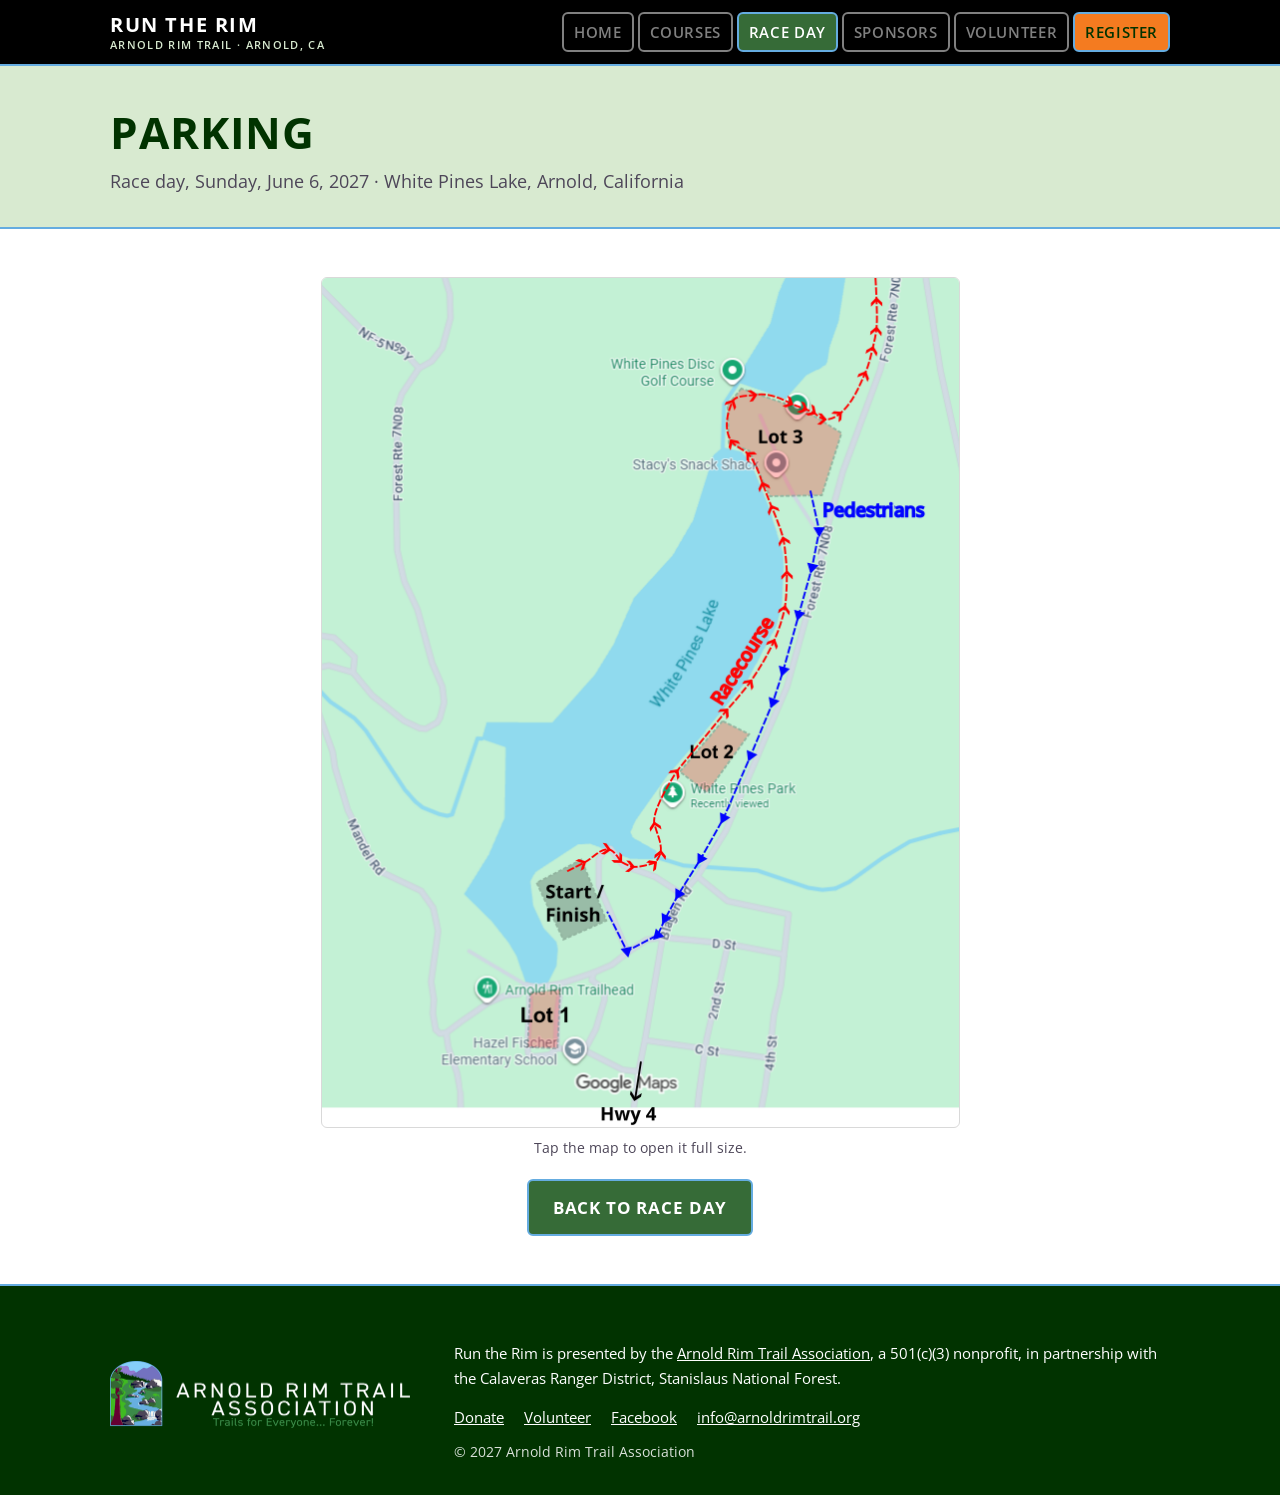
<file: parking.html>
<!doctype html>
<html lang="en">
<head>
  <!-- Google tag (GTM-52RN6DZZ, GA4 via Joel). One per page, immediately after <head>. -->
  <script async src="https://www.googletagmanager.com/gtm.js?id=GTM-52RN6DZZ"></script>
  <script>window.dataLayer = window.dataLayer || []; function gtag(){dataLayer.push(arguments);} gtag('js', new Date());</script>
  <meta charset="utf-8">
  <meta name="viewport" content="width=device-width, initial-scale=1">
  <title>Race Parking at White Pines Park | Run the Rim, Arnold CA</title>
  <meta name="description" content="Run the Rim race-day parking map: Lots 1–3 at White Pines Lake, Arnold, California, and the walking route to the start and finish.">
  <link rel="canonical" href="https://runtherim.com/parking.html">
  <meta property="og:type" content="website">
  <meta property="og:title" content="Race Parking at White Pines Park | Run the Rim, Arnold CA">
  <meta property="og:description" content="Run the Rim race-day parking map: Lots 1–3 at White Pines Lake, Arnold, California.">
  <meta property="og:url" content="https://runtherim.com/parking.html">
  <meta property="og:image" content="https://runtherim.com/img/og-image.jpg">
  <meta name="twitter:card" content="summary_large_image">
  <meta name="theme-color" content="#000000">
  <meta name="color-scheme" content="only light">
  <link rel="icon" href="favicon.ico" sizes="any">
  <link rel="apple-touch-icon" href="apple-touch-icon.png">
  <link rel="preconnect" href="https://fonts.googleapis.com">
  <link rel="preconnect" href="https://fonts.gstatic.com" crossorigin>
  <link href="https://fonts.googleapis.com/css2?family=Open+Sans:ital,wght@0,400;0,600;0,700;1,400;1,600&display=swap" rel="stylesheet">
  <link rel="stylesheet" href="css/style.css?v=36">
</head>
<body>
  <a class="skip-link" href="#main">Skip to content</a>
  <header class="site-header">
    <div class="wrap">
      <a class="wordmark" href="index.html">Run the Rim<span>Arnold Rim Trail · Arnold, CA</span></a>
      <button class="nav-toggle" aria-expanded="false" aria-controls="site-nav">Menu</button>
      <nav class="site-nav" id="site-nav" aria-label="Main">
        <ul>
          <li><a href="index.html">Home</a></li>
          <li><a href="courses.html">Courses</a></li>
          <li><a href="race-day.html" aria-current="page">Race Day</a></li>
          <li><a href="sponsors.html">Sponsors</a></li>
          <li><a href="https://arnoldrimtrail.org/volunteer/">Volunteer</a></li>
          <li><a class="nav-register" href="https://ultrasignup.com/register.aspx?did=135759">Register</a></li>
        </ul>
      </nav>
    </div>
  </header>

  <main id="main">
    <div class="page-title">
      <div class="wrap">
        <h1>Parking</h1>
        <p>Race day, Sunday, June 6, 2027 · White Pines Lake, Arnold, California</p>
      </div>
    </div>

    <section aria-labelledby="map-title">
      <div class="wrap">
        <h2 id="map-title" class="sr-only">Parking map</h2>
        <figure class="map-figure">
          <a href="img/race-map.png"><img src="img/race-map.png" width="639" height="852" alt="Parking map of White Pines Lake: Lot 1 at Hazel Fisher Elementary School, Lot 2 in White Pines Park and Lot 3 by Stacy&#x27;s Snack Shack, with the start and finish area, the racecourse, and the pedestrian route from Lots 2 and 3 to the start" fetchpriority="high"></a>
          <figcaption>Tap the map to open it full size.</figcaption>
        </figure>
        <div class="btn-row" style="justify-content:center"><a class="btn" href="race-day.html">Back to Race Day</a></div>
      </div>
    </section>
  </main>

  <footer class="site-footer">
    <div class="wrap footer-grid">
      <a class="footer-logo" href="https://arnoldrimtrail.org"><img src="img/arta-logo-ondark.png" width="600" height="135" alt="Arnold Rim Trail Association — Trails for Everyone… Forever!"></a>
      <div>
        <p>Run the Rim is presented by the <a href="https://arnoldrimtrail.org">Arnold Rim Trail Association</a>, a 501(c)(3) nonprofit, in partnership with the Calaveras Ranger District, Stanislaus National Forest.</p>
        <ul class="footer-links">
          <li><a href="https://arnoldrimtrail.org/donate/">Donate</a></li>
          <li><a href="https://arnoldrimtrail.org/volunteer/">Volunteer</a></li>
          <li><a href="https://www.facebook.com/arnoldrimtrail">Facebook</a></li>
          <li><a href="mailto:info@arnoldrimtrail.org">info@arnoldrimtrail.org</a></li>
        </ul>
        <p class="copyright">© 2027 Arnold Rim Trail Association</p>
      </div>
    </div>
  </footer>
  <script src="js/nav.js"></script>
  </body>
</html>
</file>
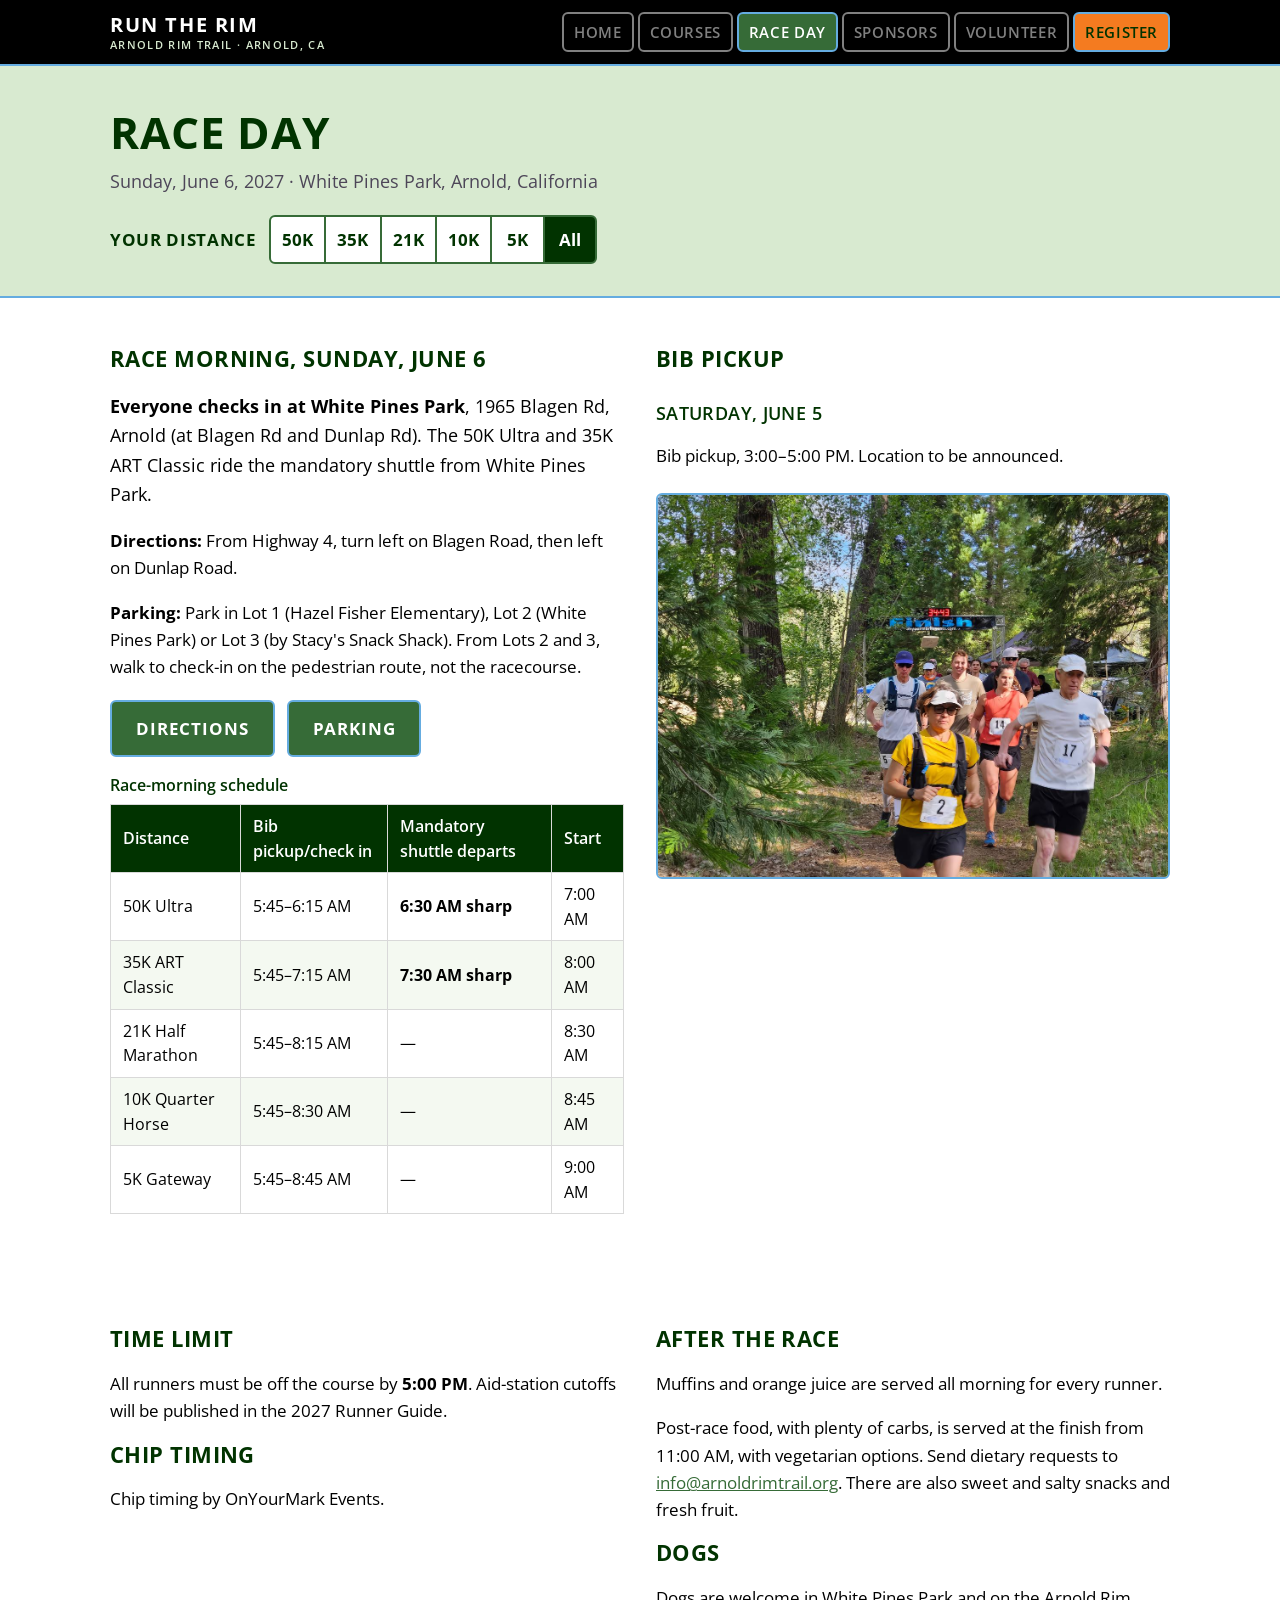
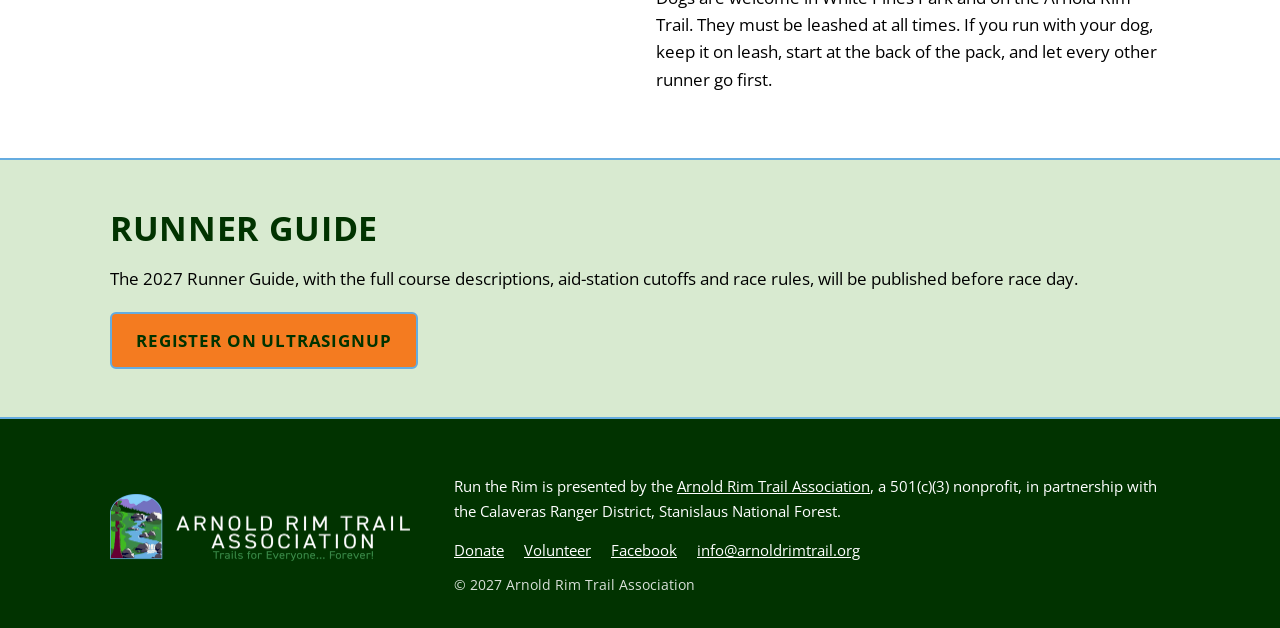
<file: race-day.html>
<!doctype html>
<html lang="en">
<head>
  <!-- Google tag (GTM-52RN6DZZ, GA4 via Joel). One per page, immediately after <head>. -->
  <script async src="https://www.googletagmanager.com/gtm.js?id=GTM-52RN6DZZ"></script>
  <script>window.dataLayer = window.dataLayer || []; function gtag(){dataLayer.push(arguments);} gtag('js', new Date());</script>
  <meta charset="utf-8">
  <meta name="viewport" content="width=device-width, initial-scale=1">
  <title>Race Day: Check-in, Shuttle &amp; Start Times | Run the Rim, Arnold CA</title>
  <meta name="description" content="Run the Rim race-day information: check-in and mandatory shuttle times, directions, parking, bib pickup, time limit, post-race food and dog policy.">
  <link rel="canonical" href="https://runtherim.com/race-day.html">
  <meta property="og:type" content="website">
  <meta property="og:title" content="Race Day: Check-in, Shuttle &amp; Start Times | Run the Rim, Arnold CA">
  <meta property="og:description" content="Run the Rim race-day information: check-in and mandatory shuttle times, directions, parking, bib pickup, time limit, post-race food and dog policy.">
  <meta property="og:url" content="https://runtherim.com/race-day.html">
  <meta property="og:image" content="https://runtherim.com/img/og-image.jpg">
  <meta name="twitter:card" content="summary_large_image">
  <meta name="theme-color" content="#000000">
  <meta name="color-scheme" content="only light">
  <link rel="icon" href="favicon.ico" sizes="any">
  <link rel="apple-touch-icon" href="apple-touch-icon.png">
  <link rel="preconnect" href="https://fonts.googleapis.com">
  <link rel="preconnect" href="https://fonts.gstatic.com" crossorigin>
  <link href="https://fonts.googleapis.com/css2?family=Open+Sans:ital,wght@0,400;0,600;0,700;1,400;1,600&display=swap" rel="stylesheet">
  <link rel="stylesheet" href="css/style.css?v=36">
  <script>document.documentElement.classList.add("js");</script>
</head>
<body>
  <a class="skip-link" href="#main">Skip to content</a>
  <header class="site-header">
    <div class="wrap">
      <a class="wordmark" href="index.html">Run the Rim<span>Arnold Rim Trail · Arnold, CA</span></a>
      <button class="nav-toggle" aria-expanded="false" aria-controls="site-nav">Menu</button>
      <nav class="site-nav" id="site-nav" aria-label="Main">
        <ul>
          <li><a href="index.html">Home</a></li>
          <li><a href="courses.html">Courses</a></li>
          <li><a href="race-day.html" aria-current="page">Race Day</a></li>
          <li><a href="sponsors.html">Sponsors</a></li>
          <li><a href="https://arnoldrimtrail.org/volunteer/">Volunteer</a></li>
          <li><a class="nav-register" href="https://ultrasignup.com/register.aspx?did=135759">Register</a></li>
        </ul>
      </nav>
    </div>
  </header>

  <main id="main">
    <div class="page-title">
      <div class="wrap">
        <h1>Race Day</h1>
        <p>Sunday, June 6, 2027 · White Pines Park, Arnold, California</p>
        <div class="dist-picker" role="group" aria-label="Show race day for one distance">
          <span class="dist-picker-label">Your distance</span>
          <div class="dist-buttons">
            <button type="button" data-pick="50k">50K</button>
            <button type="button" data-pick="35k">35K</button>
            <button type="button" data-pick="21k">21K</button>
            <button type="button" data-pick="10k">10K</button>
            <button type="button" data-pick="5k">5K</button>
            <button type="button" data-pick="all">All</button>
          </div>
        </div>
      </div>
    </div>

    <section aria-labelledby="morning">
      <div class="wrap info-grid">
        <div>
          <h2 id="morning">Race morning, Sunday, June 6</h2>
          <p class="lede"><strong>Everyone checks in at White Pines Park</strong>, 1965 Blagen Rd, Arnold (at Blagen Rd and Dunlap Rd). The 50K Ultra and 35K ART Classic ride the mandatory shuttle from White Pines Park.</p>
          <p><strong>Directions:</strong> From Highway 4, turn left on Blagen Road, then left on Dunlap Road.</p>
          <p><strong>Parking:</strong> Park in Lot 1 (Hazel Fisher Elementary), Lot 2 (White Pines Park) or Lot 3 (by Stacy's Snack Shack). From Lots 2 and 3, walk to check-in on the pedestrian route, not the racecourse.</p>
          <div class="btn-row">
            <a class="btn" href="https://maps.app.goo.gl/gSgLodYUDQMigVhQ9">Directions</a>
            <a class="btn" href="parking.html">Parking</a>
          </div>
          <ol class="timeline" data-dist="50k" aria-label="50K Ultra race morning">
            <li><span class="t">5:45–6:15 AM</span><span>Bib pickup/check in at White Pines Park</span></li>
            <li><span class="t"><strong>6:30 AM sharp</strong></span><span>Mandatory shuttle leaves White Pines Park</span></li>
            <li class="go"><span class="t">7:00 AM</span><span><strong>50K Ultra start</strong></span></li>
            <li><span class="t">Finish</span><span>White Pines Park</span></li>
            <li><span class="t">5:00 PM</span><span>All runners off the course</span></li>
          </ol>
          <ol class="timeline" data-dist="35k" aria-label="35K ART Classic race morning">
            <li><span class="t">5:45–7:15 AM</span><span>Bib pickup/check in at White Pines Park</span></li>
            <li><span class="t"><strong>7:30 AM sharp</strong></span><span>Mandatory shuttle leaves White Pines Park</span></li>
            <li class="go"><span class="t">8:00 AM</span><span><strong>35K ART Classic start</strong></span></li>
            <li><span class="t">Finish</span><span>White Pines Park</span></li>
            <li><span class="t">5:00 PM</span><span>All runners off the course</span></li>
          </ol>
          <ol class="timeline" data-dist="21k" aria-label="21K Half Marathon race morning">
            <li><span class="t">5:45–8:15 AM</span><span>Bib pickup/check in at White Pines Park</span></li>
            <li class="go"><span class="t">8:30 AM</span><span><strong>21K Half Marathon start</strong></span></li>
            <li><span class="t">Finish</span><span>White Pines Park</span></li>
            <li><span class="t">5:00 PM</span><span>All runners off the course</span></li>
          </ol>
          <ol class="timeline" data-dist="10k" aria-label="10K Quarter Horse race morning">
            <li><span class="t">5:45–8:30 AM</span><span>Bib pickup/check in at White Pines Park</span></li>
            <li class="go"><span class="t">8:45 AM</span><span><strong>10K Quarter Horse start</strong></span></li>
            <li><span class="t">Finish</span><span>White Pines Park</span></li>
            <li><span class="t">5:00 PM</span><span>All runners off the course</span></li>
          </ol>
          <ol class="timeline" data-dist="5k" aria-label="5K Gateway race morning">
            <li><span class="t">5:45–8:45 AM</span><span>Bib pickup/check in at White Pines Park</span></li>
            <li class="go"><span class="t">9:00 AM</span><span><strong>5K Gateway start</strong></span></li>
            <li><span class="t">Finish</span><span>White Pines Park</span></li>
            <li><span class="t">5:00 PM</span><span>All runners off the course</span></li>
          </ol>
          <div class="table-scroll" data-dist="all">
            <table>
              <caption>Race-morning schedule</caption>
              <thead><tr><th scope="col">Distance</th><th scope="col">Bib pickup/check in</th><th scope="col">Mandatory shuttle departs</th><th scope="col">Start</th></tr></thead>
              <tbody>
                <tr><td>50K Ultra</td><td>5:45–6:15 AM</td><td><strong>6:30 AM sharp</strong></td><td>7:00 AM</td></tr>
                <tr><td>35K ART Classic</td><td>5:45–7:15 AM</td><td><strong>7:30 AM sharp</strong></td><td>8:00 AM</td></tr>
                <tr><td>21K Half Marathon</td><td>5:45–8:15 AM</td><td>—</td><td>8:30 AM</td></tr>
                <tr><td>10K Quarter Horse</td><td>5:45–8:30 AM</td><td>—</td><td>8:45 AM</td></tr>
                <tr><td>5K Gateway</td><td>5:45–8:45 AM</td><td>—</td><td>9:00 AM</td></tr>
              </tbody>
            </table>
          </div>
        </div>
        <div>
          <h2 id="bibs">Bib pickup</h2>
          <h3>Saturday, June 5</h3>
          <p>Bib pickup, 3:00–5:00 PM. Location to be announced.</p>
          <img class="side-photo" src="img/racers-1200.jpg" width="1200" height="899" alt="Runners heading out on a forest trail at Run the Rim" loading="lazy">
        </div>
      </div>
    </section>

    <section aria-labelledby="limits">
      <div class="wrap info-grid">
        <div>
          <h2 id="limits">Time limit</h2>
          <p>All runners must be off the course by <strong>5:00 PM</strong>. Aid-station cutoffs will be published in the 2027 Runner Guide.</p>
          <h2>Chip Timing</h2>
          <p>Chip timing by OnYourMark Events.</p>
        </div>
        <div>
          <h2 id="after">After the race</h2>
          <p>Muffins and orange juice are served all morning for every runner.</p>
          <p>Post-race food, with plenty of carbs, is served at the finish from 11:00 AM, with vegetarian options. Send dietary requests to <a href="mailto:info@arnoldrimtrail.org?subject=Run%20the%20Rim%20post-race%20food">info@arnoldrimtrail.org</a>. There are also sweet and salty snacks and fresh fruit.</p>
          <h2 id="dogs">Dogs</h2>
          <p>Dogs are welcome in White Pines Park and on the Arnold Rim Trail. They must be leashed at all times. If you run with your dog, keep it on leash, start at the back of the pack, and let every other runner go first.</p>
        </div>
      </div>
    </section>

    <section class="band">
      <div class="wrap">
        <h2>Runner Guide</h2>
        <p>The 2027 Runner Guide, with the full course descriptions, aid-station cutoffs and race rules, will be published before race day.</p>
        <div class="btn-row"><a class="btn btn-cta" href="https://ultrasignup.com/register.aspx?did=135759">Register on UltraSignup</a></div>
      </div>
    </section>
  </main>

  <footer class="site-footer">
    <div class="wrap footer-grid">
      <a class="footer-logo" href="https://arnoldrimtrail.org"><img src="img/arta-logo-ondark.png" width="600" height="135" alt="Arnold Rim Trail Association — Trails for Everyone… Forever!"></a>
      <div>
        <p>Run the Rim is presented by the <a href="https://arnoldrimtrail.org">Arnold Rim Trail Association</a>, a 501(c)(3) nonprofit, in partnership with the Calaveras Ranger District, Stanislaus National Forest.</p>
        <ul class="footer-links">
          <li><a href="https://arnoldrimtrail.org/donate/">Donate</a></li>
          <li><a href="https://arnoldrimtrail.org/volunteer/">Volunteer</a></li>
          <li><a href="https://www.facebook.com/arnoldrimtrail">Facebook</a></li>
          <li><a href="mailto:info@arnoldrimtrail.org">info@arnoldrimtrail.org</a></li>
        </ul>
        <p class="copyright">© 2027 Arnold Rim Trail Association</p>
      </div>
    </div>
  </footer>
  <script src="js/nav.js"></script>
  <script src="js/race-day.js"></script>
</body>
</html>
</file>
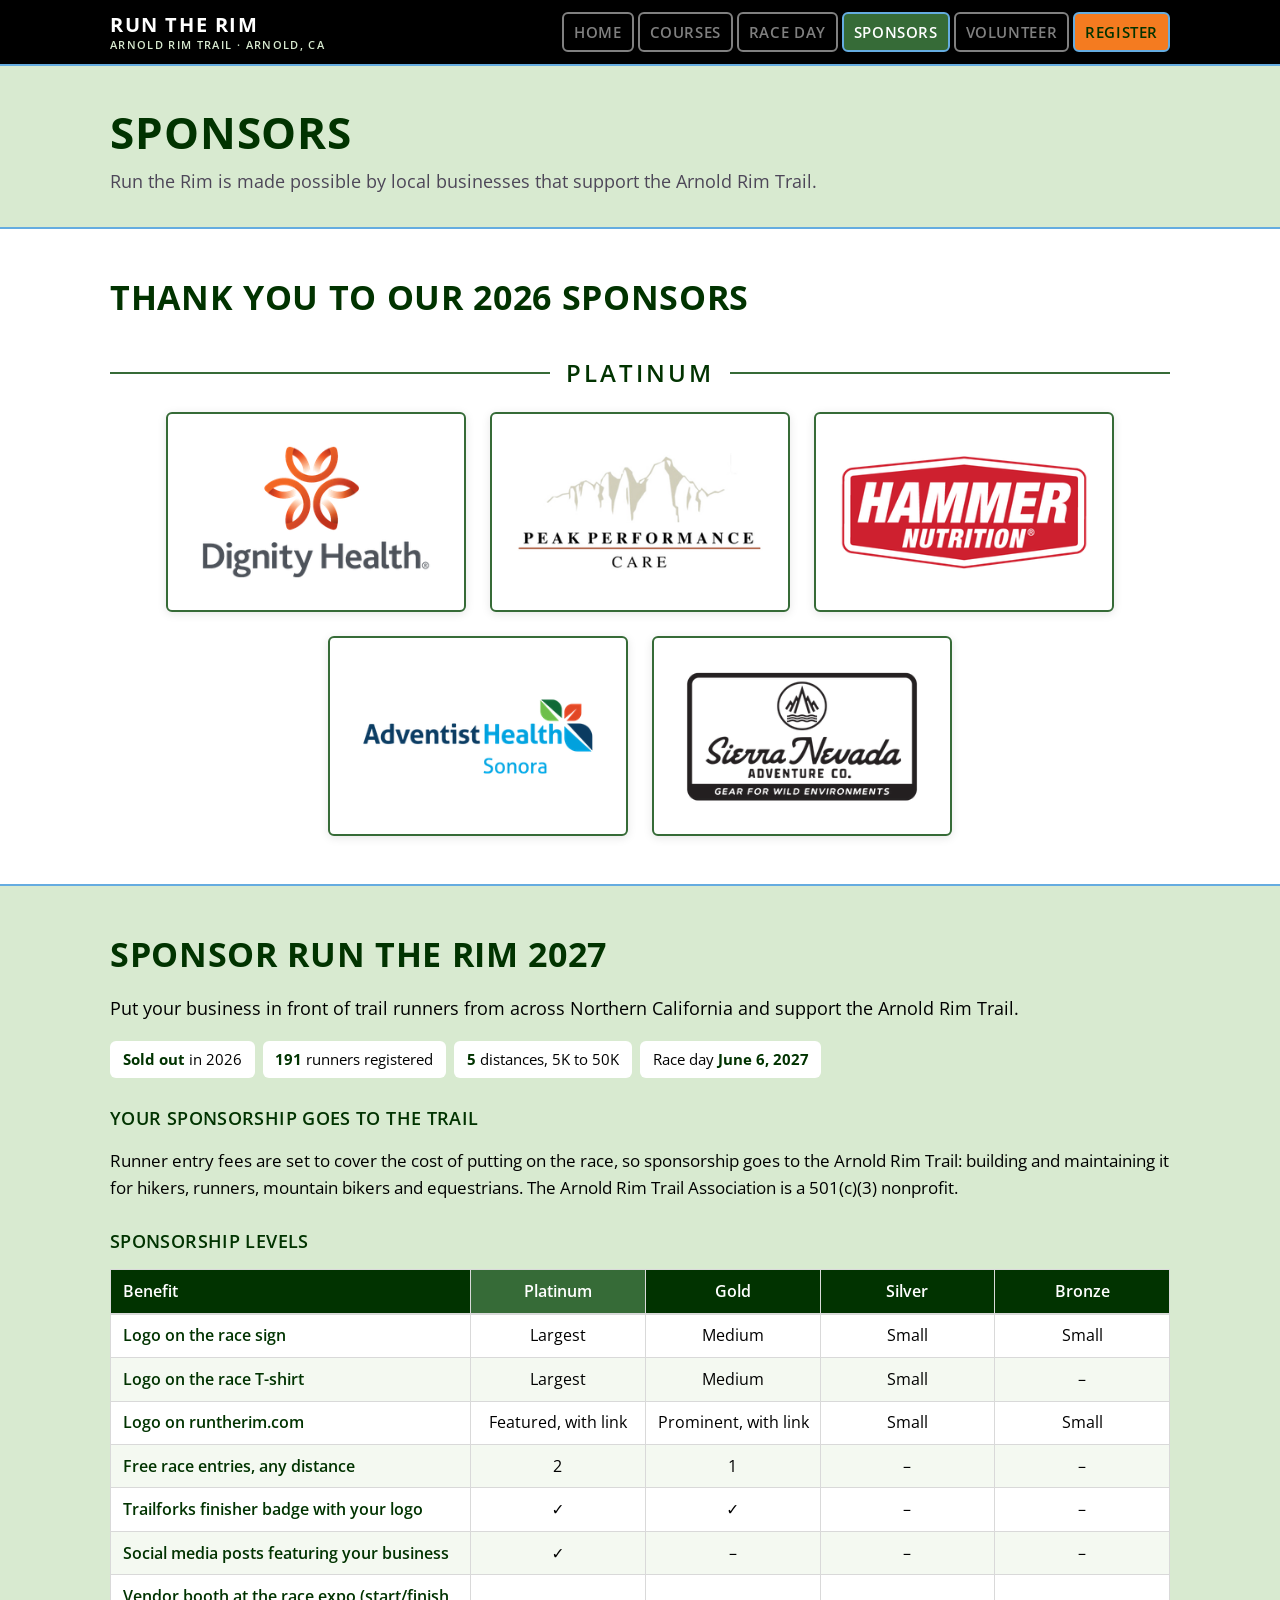
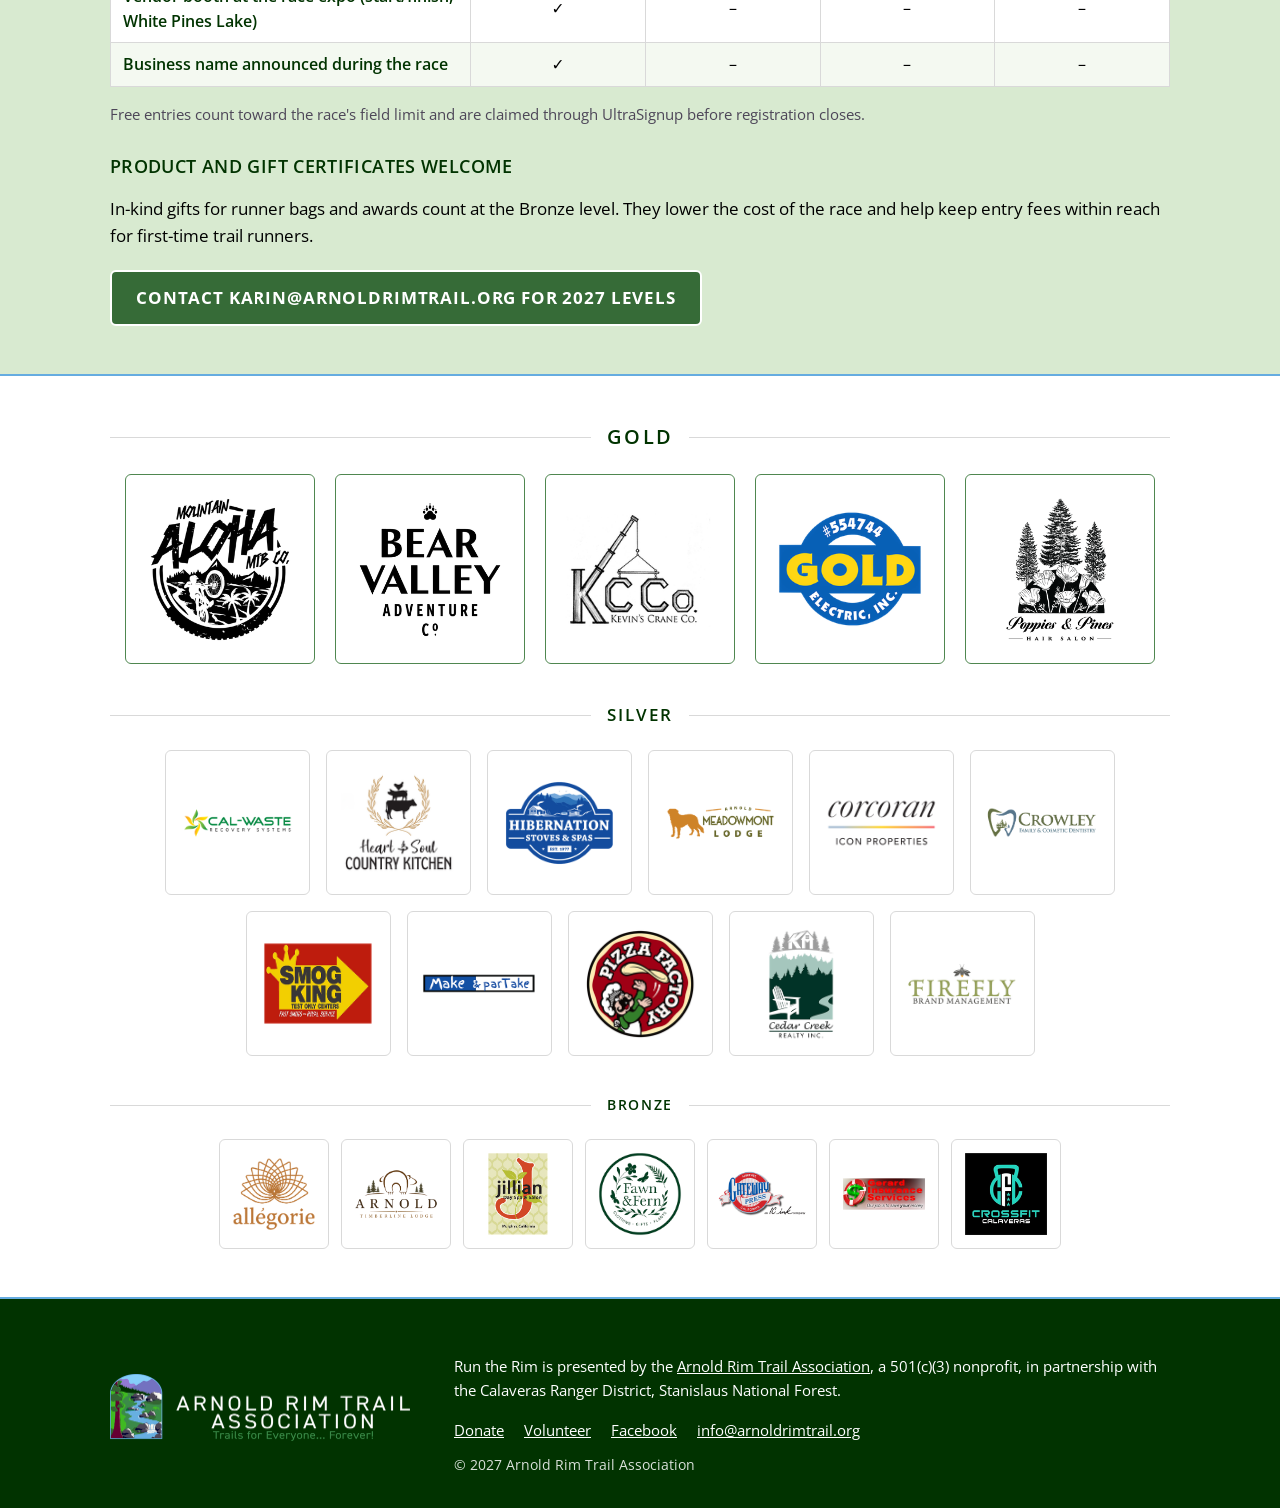
<file: sponsors.html>
<!doctype html>
<html lang="en">
<head>
  <!-- Google tag (GTM-52RN6DZZ, GA4 via Joel). One per page, immediately after <head>. -->
  <script async src="https://www.googletagmanager.com/gtm.js?id=GTM-52RN6DZZ"></script>
  <script>window.dataLayer = window.dataLayer || []; function gtag(){dataLayer.push(arguments);} gtag('js', new Date());</script>
  <meta charset="utf-8">
  <meta name="viewport" content="width=device-width, initial-scale=1">
  <title>Sponsors | Run the Rim Trail Race, Arnold CA</title>
  <meta name="description" content="The local businesses that sponsor Run the Rim and support the Arnold Rim Trail, and how to become a sponsor.">
  <link rel="canonical" href="https://runtherim.com/sponsors.html">
  <meta property="og:type" content="website">
  <meta property="og:title" content="Sponsors | Run the Rim Trail Race, Arnold CA">
  <meta property="og:description" content="The local businesses that sponsor Run the Rim and support the Arnold Rim Trail, and how to become a sponsor.">
  <meta property="og:url" content="https://runtherim.com/sponsors.html">
  <meta property="og:image" content="https://runtherim.com/img/og-image.jpg">
  <meta name="twitter:card" content="summary_large_image">
  <meta name="theme-color" content="#000000">
  <meta name="color-scheme" content="only light">
  <link rel="icon" href="favicon.ico" sizes="any">
  <link rel="apple-touch-icon" href="apple-touch-icon.png">
  <link rel="preconnect" href="https://fonts.googleapis.com">
  <link rel="preconnect" href="https://fonts.gstatic.com" crossorigin>
  <link href="https://fonts.googleapis.com/css2?family=Open+Sans:ital,wght@0,400;0,600;0,700;1,400;1,600&display=swap" rel="stylesheet">
  <link rel="stylesheet" href="css/style.css?v=36">
</head>
<body>
  <a class="skip-link" href="#main">Skip to content</a>
  <header class="site-header">
    <div class="wrap">
      <a class="wordmark" href="index.html">Run the Rim<span>Arnold Rim Trail · Arnold, CA</span></a>
      <button class="nav-toggle" aria-expanded="false" aria-controls="site-nav">Menu</button>
      <nav class="site-nav" id="site-nav" aria-label="Main">
        <ul>
          <li><a href="index.html">Home</a></li>
          <li><a href="courses.html">Courses</a></li>
          <li><a href="race-day.html">Race Day</a></li>
          <li><a href="sponsors.html" aria-current="page">Sponsors</a></li>
          <li><a href="https://arnoldrimtrail.org/volunteer/">Volunteer</a></li>
          <li><a class="nav-register" href="https://ultrasignup.com/register.aspx?did=135759">Register</a></li>
        </ul>
      </nav>
    </div>
  </header>

  <main id="main">
    <div class="page-title">
      <div class="wrap">
        <h1>Sponsors</h1>
        <p>Run the Rim is made possible by local businesses that support the Arnold Rim Trail.</p>
      </div>
    </div>

    <section aria-labelledby="thanks">
      <div class="wrap">
        <h2 id="thanks">Thank you to our 2026 sponsors</h2>
        <div class="sponsor-tier tier-platinum">
          <h3 id="tier-platinum">Platinum</h3>
          <ul class="sponsor-grid" aria-labelledby="tier-platinum">
            <li><a href="https://www.dignityhealth.org/central-california/locations/marktwainmedical/services/medical-clinics" rel="noopener"><img src="img/sponsors/dignity-health.png" alt="Dignity Health Mark Twain Medical Center" loading="lazy"></a></li>
            <li><a href="https://peakperformancecare.com" rel="noopener"><img src="img/sponsors/peak-performance-600.png" alt="Peak Performance" loading="lazy"></a></li>
            <li><a href="https://www.hammernutrition.com" rel="noopener"><img src="img/sponsors/hammer-nutrition.png" alt="Hammer Nutrition" loading="lazy"></a></li>
            <li><a href="https://www.adventisthealth.org/sonora/" rel="noopener"><img src="img/sponsors/adventist-health-sonora.png" alt="Adventist Health Sonora" loading="lazy"></a></li>
            <li><a href="https://www.snacattack.com" rel="noopener"><img src="img/sponsors/snac-2026.png" alt="Sierra Nevada Adventure Co." loading="lazy"></a></li>
          </ul>
        </div>
      </div>
    </section>

    <section class="band" aria-labelledby="become">
      <div class="wrap">
        <h2 id="become">Sponsor Run the Rim 2027</h2>
        <p class="lede">Put your business in front of trail runners from across Northern California and support the Arnold Rim Trail.</p>
        <ul class="stats">
          <li><strong>Sold out</strong> in 2026</li>
          <li><strong>191</strong> runners registered</li>
          <li><strong>5</strong> distances, 5K to 50K</li>
          <li>Race day <strong>June 6, 2027</strong></li>
        </ul>

        <h3>Your sponsorship goes to the trail</h3>
        <p>Runner entry fees are set to cover the cost of putting on the race, so sponsorship goes to the Arnold Rim Trail: building and maintaining it for hikers, runners, mountain bikers and equestrians. The Arnold Rim Trail Association is a 501(c)(3) nonprofit.</p>

        <h3>Sponsorship levels</h3>
        <div class="table-scroll">
          <table class="levels">
            <caption class="sr-only">What each sponsorship level includes</caption>
            <thead>
              <tr><th scope="col">Benefit</th><th scope="col">Platinum</th><th scope="col">Gold</th><th scope="col">Silver</th><th scope="col">Bronze</th></tr>
            </thead>
            <tbody>
                <tr><th scope="row">Logo on the race sign</th><td>Largest</td><td>Medium</td><td>Small</td><td>Small</td></tr>
                <tr><th scope="row">Logo on the race T-shirt</th><td>Largest</td><td>Medium</td><td>Small</td><td><span aria-hidden="true">–</span><span class="sr-only">Not included</span></td></tr>
                <tr><th scope="row">Logo on runtherim.com</th><td>Featured, with link</td><td>Prominent, with link</td><td>Small</td><td>Small</td></tr>
                <tr><th scope="row">Free race entries, any distance</th><td>2</td><td>1</td><td><span aria-hidden="true">–</span><span class="sr-only">Not included</span></td><td><span aria-hidden="true">–</span><span class="sr-only">Not included</span></td></tr>
                <tr><th scope="row">Trailforks finisher badge with your logo</th><td><span aria-hidden="true">✓</span><span class="sr-only">Included</span></td><td><span aria-hidden="true">✓</span><span class="sr-only">Included</span></td><td><span aria-hidden="true">–</span><span class="sr-only">Not included</span></td><td><span aria-hidden="true">–</span><span class="sr-only">Not included</span></td></tr>
                <tr><th scope="row">Social media posts featuring your business</th><td><span aria-hidden="true">✓</span><span class="sr-only">Included</span></td><td><span aria-hidden="true">–</span><span class="sr-only">Not included</span></td><td><span aria-hidden="true">–</span><span class="sr-only">Not included</span></td><td><span aria-hidden="true">–</span><span class="sr-only">Not included</span></td></tr>
                <tr><th scope="row">Vendor booth at the race expo (start/finish, White Pines Lake)</th><td><span aria-hidden="true">✓</span><span class="sr-only">Included</span></td><td><span aria-hidden="true">–</span><span class="sr-only">Not included</span></td><td><span aria-hidden="true">–</span><span class="sr-only">Not included</span></td><td><span aria-hidden="true">–</span><span class="sr-only">Not included</span></td></tr>
                <tr><th scope="row">Business name announced during the race</th><td><span aria-hidden="true">✓</span><span class="sr-only">Included</span></td><td><span aria-hidden="true">–</span><span class="sr-only">Not included</span></td><td><span aria-hidden="true">–</span><span class="sr-only">Not included</span></td><td><span aria-hidden="true">–</span><span class="sr-only">Not included</span></td></tr>
            </tbody>
          </table>
        </div>
        <p class="levels-note">Free entries count toward the race's field limit and are claimed through UltraSignup before registration closes.</p>

        <h3>Product and gift certificates welcome</h3>
        <p>In-kind gifts for runner bags and awards count at the Bronze level. They lower the cost of the race and help keep entry fees within reach for first-time trail runners.</p>

        <div class="btn-row"><a class="btn" href="mailto:karin@arnoldrimtrail.org?subject=Sponsor%20Run%20the%20Rim%202027">Contact karin@arnoldrimtrail.org for 2027 levels</a></div>
      </div>
    </section>

    <section aria-label="More 2026 sponsors">
      <div class="wrap">
        <div class="sponsor-tier tier-gold">
          <h3 id="tier-gold">Gold</h3>
          <ul class="sponsor-grid" aria-labelledby="tier-gold">
            <li><a href="https://www.ridemountainaloha.com/" rel="noopener"><img src="img/sponsors/mountain-aloha.png" alt="Mountain Aloha MTB Co." loading="lazy"></a></li>
            <li><a href="https://www.bvadventures.com" rel="noopener"><img src="img/sponsors/bearvalley-stackedlogo-black-pms.png" alt="Bear Valley Adventure Co." loading="lazy"></a></li>
            <li><a href="https://www.kevinscrane.com/" rel="noopener"><img src="img/sponsors/kevins-crane.png" alt="Kevin&#x27;s Crane Co." loading="lazy"></a></li>
            <li><a href="https://www.goldelectricinc.com" rel="noopener"><img src="img/sponsors/gold.png" alt="Gold Electric" loading="lazy"></a></li>
            <li><a href="https://www.poppiesnpines.com/" rel="noopener"><img src="img/sponsors/poppies-pines.png" alt="Poppies n&#x27; Pines" loading="lazy"></a></li>
          </ul>
        </div>
        <div class="sponsor-tier tier-silver">
          <h3 id="tier-silver">Silver</h3>
          <ul class="sponsor-grid" aria-labelledby="tier-silver">
            <li><a href="https://cal-waste.com" rel="noopener"><img src="img/sponsors/cal-waste.png" alt="Cal-Waste" loading="lazy"></a></li>
            <li><a href="https://www.yelp.com/biz/heart-and-soul-country-kitchen-arnold" rel="noopener"><img src="img/sponsors/heart-and-soul-kitchen.png" alt="Heart and Soul Country Kitchen" loading="lazy"></a></li>
            <li><a href="https://hibernation.com/hibernation/" rel="noopener"><img src="img/sponsors/hibernation-stove-spa.png" alt="Hibernation Stove &amp; Spa" loading="lazy"></a></li>
            <li><a href="https://www.arnoldlodgeca.com/" rel="noopener"><img src="img/sponsors/meadowmontlogowithdog.png" alt="Meadowmont Lodge" loading="lazy"></a></li>
            <li><a href="https://arnoldcaliforniahomes.com/" rel="noopener"><img src="img/sponsors/corcoran.png" alt="Corcoran Icon Properties" loading="lazy"></a></li>
            <li><a href="https://crowleydds.com/" rel="noopener"><img src="img/sponsors/crowley-dentistry.png" alt="Crowley Dentistry" loading="lazy"></a></li>
            <li><a href="https://www.thesmogking.com/" rel="noopener"><img src="img/sponsors/smog-king.png" alt="The Smog King" loading="lazy"></a></li>
            <li><a href="https://makepartake.com" rel="noopener"><img src="img/sponsors/makeandpartake-web.png" alt="Make &amp; parTake" loading="lazy"></a></li>
            <li><a href="https://www.pizzafactory.com/arnold/" rel="noopener"><img src="img/sponsors/pizza-factory-600.png" alt="Pizza Factory Arnold" loading="lazy"></a></li>
            <li><a href="https://www.cedarcreekrealty.com/" rel="noopener"><img src="img/sponsors/cedar-creek.png" alt="Cedar Creek Realty" loading="lazy"></a></li>
            <li><a href="https://fireflybrandmanagement.com/" rel="noopener"><img src="img/sponsors/firefly.png" alt="Firefly Brand Management" loading="lazy"></a></li>
          </ul>
        </div>
        <div class="sponsor-tier tier-bronze">
          <h3 id="tier-bronze">Bronze</h3>
          <ul class="sponsor-grid" aria-labelledby="tier-bronze">
            <li><a href="https://boutique.allegorie.wine/" rel="noopener"><img src="img/sponsors/allegorie.png" alt="Allégorie" loading="lazy"></a></li>
            <li><a href="https://www.arnoldtimberlinelodge.com" rel="noopener"><img src="img/sponsors/timerberline-lodge-2.png" alt="Timberline Lodge" loading="lazy"></a></li>
            <li><a href="https://www.jilliandayspa.com/" rel="noopener"><img src="img/sponsors/jillian-spa.png" alt="Jillian Day Spa &amp; Salon" loading="lazy"></a></li>
            <li><a href="https://www.fawnandfernboutique.com/" rel="noopener"><img src="img/sponsors/fawn-and-fern-1.png" alt="Fawn &amp; Fern Boutique" loading="lazy"></a></li>
            <li><a href="https://www.gatewaypress.net/" rel="noopener"><img src="img/sponsors/gateway-600.png" alt="Gateway Press" loading="lazy"></a></li>
            <li><a href="https://www.gerardinsurance.com/" rel="noopener"><img src="img/sponsors/gerard-insurance.png" alt="Gerard Insurance Services" loading="lazy"></a></li>
            <li><a href="https://www.calaverasfitnessco.com" rel="noopener"><img src="img/sponsors/cross-fit.png" alt="CrossFit Calaveras" loading="lazy"></a></li>
          </ul>
        </div>
      </div>
    </section>
  </main>

  <footer class="site-footer">
    <div class="wrap footer-grid">
      <a class="footer-logo" href="https://arnoldrimtrail.org"><img src="img/arta-logo-ondark.png" width="600" height="135" alt="Arnold Rim Trail Association — Trails for Everyone… Forever!"></a>
      <div>
        <p>Run the Rim is presented by the <a href="https://arnoldrimtrail.org">Arnold Rim Trail Association</a>, a 501(c)(3) nonprofit, in partnership with the Calaveras Ranger District, Stanislaus National Forest.</p>
        <ul class="footer-links">
          <li><a href="https://arnoldrimtrail.org/donate/">Donate</a></li>
          <li><a href="https://arnoldrimtrail.org/volunteer/">Volunteer</a></li>
          <li><a href="https://www.facebook.com/arnoldrimtrail">Facebook</a></li>
          <li><a href="mailto:info@arnoldrimtrail.org">info@arnoldrimtrail.org</a></li>
        </ul>
        <p class="copyright">© 2027 Arnold Rim Trail Association</p>
      </div>
    </div>
  </footer>
  <script src="js/nav.js"></script>
</body>
</html>
</file>
<file: css/style.css>
/* Run the Rim — runtherim.com
   Palette and type follow ARTA/Assets/ARTA_Brand_Guidelines.md */

:root {
  color-scheme: only light; /* light-only site: stops browser auto-dark modes repainting it (Safari Adaptive Dark Mode) */
  --dark-green: #013300;
  --medium-green: #366B37;
  --light-green: #4F8750;
  --bg-green: #D8EAD0;
  --lavender-gray: #4D4658;
  --white: #FFFFFF;
  /* Off-palette and accent colors approved by Rob for runtherim.com (2026-11-20):
     orange marks the Register call to action only; Powder Blue is a thin contrast accent. */
  --orange: #F47B20;        /* Dark Green text on it = 5.2:1; never use as text on white */
  --orange-hover: #FF9A4D;
  --sky: #65ACE0;           /* Powder Blue (ARTA secondary) */
  --btn-border: var(--white);       /* white ring on buttons over dark or filled backgrounds (Rob, 2026-11-20) */
  --btn-border-light: var(--medium-green); /* outline-only buttons on light backgrounds: white would vanish */
  --cta-border: var(--sky);         /* Register on UltraSignup keeps the Powder Blue ring */
  --nav-ghost: #808080;             /* inactive nav items: 50% gray text and border (5.3:1 on black) */
  --black: #000000;
  --max: 1100px;
  --radius: 6px;
}

*, *::before, *::after { box-sizing: border-box; }

html { scroll-behavior: smooth; scroll-padding-top: 5rem; }

body {
  margin: 0;
  font-family: "Open Sans", system-ui, -apple-system, "Segoe UI", Roboto, sans-serif;
  font-size: 1.0625rem;
  line-height: 1.6;
  color: var(--black);
  background: var(--white);
}

img { max-width: 100%; height: auto; display: block; }

a { color: var(--medium-green); }
a:hover { color: var(--dark-green); }

h1, h2 { font-weight: 700; text-transform: uppercase; letter-spacing: 0.02em; line-height: 1.2; color: var(--dark-green); }
h3 { font-weight: 600; text-transform: uppercase; letter-spacing: 0.02em; line-height: 1.3; color: var(--dark-green); }
h1 { font-size: clamp(2rem, 6vw, 3.5rem); margin: 0 0 0.5rem; }
h2 { font-size: clamp(1.5rem, 4vw, 2.1rem); margin: 0 0 1rem; }
h3 { font-size: 1.15rem; margin: 1.75rem 0 0.5rem; }

.sr-only { position: absolute; width: 1px; height: 1px; overflow: hidden; clip: rect(0 0 0 0); white-space: nowrap; }

.skip-link {
  position: absolute; left: -999px; top: 0;
  background: var(--white); color: var(--dark-green); padding: 0.5rem 1rem; z-index: 100;
}
.skip-link:focus { left: 0.5rem; top: 0.5rem; }

.wrap { max-width: var(--max); margin: 0 auto; padding: 0 1.25rem; }

/* Header */
.site-header {
  position: sticky; top: 0; z-index: 50;
  background: var(--black); color: var(--white);
}
.site-header .wrap {
  display: flex; align-items: center; justify-content: space-between;
  gap: 1rem; min-height: 4rem; flex-wrap: wrap;
}
/* Header: text wordmark on the left, menu on the right, on Black. The RTR logo lives in
   Home's "The race" section (.logo-feature), not here (Rob, 2026-11-20). */
/* The wordmark holds the header's top row at 4rem on its own. Without this the row's height came
   from the flex container's min-height, and when the mobile menu wrapped onto a second row the first
   row shrank to its content and the header jumped up (Joel, 2026-11-25). */
.wordmark {
  display: flex; flex-direction: column; justify-content: center; min-height: 4rem; padding: 0.5rem 0;
  color: var(--white); text-decoration: none;
  font-weight: 700; text-transform: uppercase; letter-spacing: 0.08em; font-size: 1.25rem; line-height: 1.3;
}
.site-nav { margin-left: auto; }
.wordmark:hover { color: var(--white); }
.wordmark span { display: block; font-size: 0.7rem; font-weight: 600; letter-spacing: 0.12em; color: var(--bg-green); }

.nav-toggle { display: none; }
.site-nav ul { list-style: none; margin: 0; padding: 0; display: flex; gap: 0.25rem; align-items: center; flex-wrap: wrap; }
.site-nav a {
  display: block; padding: calc(0.5rem - 2px) calc(0.75rem - 2px); color: var(--white); text-decoration: none;
  font-weight: 600; font-size: 0.95rem; text-transform: uppercase; letter-spacing: 0.04em; border-radius: var(--radius);
  border: 2px solid var(--nav-ghost); color: var(--nav-ghost);
}
/* Inactive items are ghosted (gray); the current page is green with a blue ring; hover lights an item up. */
.site-nav a:hover { color: var(--white); border-color: var(--white); }
.site-nav a[aria-current="page"] { background: var(--medium-green); color: var(--white); border-color: var(--sky); }
.site-nav a.nav-register { background: var(--orange); color: var(--dark-green); border-color: var(--cta-border); }
.site-nav a.nav-register:hover { background: var(--orange-hover); color: var(--dark-green); }

/* Wordmark plus six menu items need ~880px on one row, so below 900px the menu collapses
   behind the Menu button. */
@media (max-width: 900px) {
  .nav-toggle {
    display: inline-block; background: transparent; color: var(--white);
    border: 2px solid var(--btn-border); border-radius: var(--radius);
    font: inherit; font-weight: 600; text-transform: uppercase; padding: 0.35rem 0.75rem; cursor: pointer;
  }
  .site-header .wrap { gap: 0.75rem; }
  .wordmark { font-size: 1.05rem; }
  .wordmark span { display: none; }
  .nav-toggle { margin-left: auto; }
  .site-nav { order: 5; margin-left: 0; }
  .site-nav { width: 100%; display: none; padding-bottom: 0.75rem; }
  .site-nav.open { display: block; }
  .site-nav ul { flex-direction: column; align-items: stretch; }
}

/* Buttons */
.btn {
  display: inline-block; padding: 0.8rem 1.5rem; border-radius: var(--radius);
  background: var(--medium-green); color: var(--white); text-decoration: none;
  font-weight: 700; text-transform: uppercase; letter-spacing: 0.05em; border: 2px solid var(--btn-border);
}
.btn:hover { background: var(--dark-green); border-color: var(--btn-border); color: var(--white); }
/* Register on UltraSignup: the one orange element on every page. */
.btn-cta { background: var(--orange); color: var(--dark-green); border-color: var(--cta-border); }
.btn-cta:hover { background: var(--orange-hover); color: var(--dark-green); border-color: var(--cta-border); }
.btn-light { background: var(--white); color: var(--dark-green); }
.btn-light:hover { background: var(--bg-green); color: var(--dark-green); }
.btn-outline { background: transparent; color: var(--white); }
.btn-outline:hover { background: var(--white); color: var(--dark-green); }
.btn-row { display: flex; gap: 0.75rem; flex-wrap: wrap; margin-top: 1.25rem; }

/* Hero */
/* The photo is a real <img> with srcset (not a CSS background) so each device
   downloads a resolution sharp enough for its screen density and crop. */
.hero {
  position: relative; color: var(--white); background: var(--dark-green); overflow: hidden; padding: 0;
  /* Height follows width (close to the photo's 1.9:1) so wide screens show the
     whole scene instead of a thin strip; capped so the page below stays reachable. */
  min-height: max(420px, min(calc(100vw / 2.1), 82vh)); display: flex; align-items: flex-end;
}
.hero-img {
  position: absolute; inset: 0; width: 100%; height: 100%;
  object-fit: cover; object-position: 50% 45%;
}
/* Neutral scrim behind the text only; the upper photo keeps its natural color. */
.hero::before {
  content: ""; position: absolute; inset: 0; z-index: 1;
  background: linear-gradient(to top, rgba(0, 0, 0, 0.72) 0%, rgba(0, 0, 0, 0.45) 35%, rgba(0, 0, 0, 0) 65%);
}
.hero .wrap { position: relative; z-index: 2; padding-top: 6rem; padding-bottom: 3rem; width: 100%; }
.hero h1, .hero .date, .hero .distances { text-shadow: 0 1px 3px rgba(0, 0, 0, 0.45); }
.hero h1 { color: var(--white); margin-bottom: 0.25rem; }
.hero .date { font-size: clamp(1.15rem, 3vw, 1.5rem); font-weight: 600; margin: 0; }
.hero .distances { font-size: 1.05rem; margin: 0.25rem 0 0; letter-spacing: 0.04em; }
.hero .note { font-size: 0.9rem; margin: 0.75rem 0 0; opacity: 0.95; }
.hero .note a { color: var(--white); }
.photo-credit { position: absolute; right: 0.75rem; bottom: 0.4rem; font-size: 0.7rem; opacity: 0.85; z-index: 2; text-shadow: 0 1px 2px rgba(0, 0, 0, 0.6); }

/* Page title band (inner pages) */
.page-title { background: var(--bg-green); padding: 2.5rem 0 2rem; }
.page-title h1 { font-size: clamp(1.8rem, 5vw, 2.75rem); }
.page-title p { margin: 0; color: var(--lavender-gray); font-size: 1.1rem; }
.page-title p + p { margin-top: 0.5rem; }

/* Buttons on white backgrounds take the Powder Blue ring (Rob, 2026-11-20). Plain sections are
   white; .band (Background Green) and .hero keep the defaults. */
main section:not(.band):not(.hero) { --btn-border: var(--sky); --btn-border-light: var(--sky); }

/* Sections */
section { padding: 3rem 0; }
section.band { background: var(--bg-green); }
.lede { font-size: 1.15rem; }
.tagline { font-style: italic; font-weight: 600; color: var(--medium-green); font-size: 1.15rem; }

.two-col { display: grid; gap: 2.5rem; grid-template-columns: 1fr; align-items: start; }
@media (min-width: 860px) { .two-col { grid-template-columns: 3fr 2fr; } }
.two-col img { border-radius: var(--radius); }
/* Grid children default to min-width:auto, which lets a wide table stretch the column
   past the viewport instead of scrolling inside .table-scroll. */
.two-col > *, .info-grid > *, .footer-grid > * { min-width: 0; }



/* Courses comparison rows (courses.html): name and start, the numbers, and a small elevation profile
   on the shared scale, so the climbs compare at a glance. Profiles come from _tools/elevation_profiles.py. */
.course-rows { list-style: none; padding: 0; margin: 1.5rem 0 1rem; display: grid; gap: 0.75rem; }
.course-row {
  display: grid; grid-template-columns: 12rem 1fr auto minmax(0, 1.4fr); gap: 0.5rem 1.5rem; align-items: center;
  background: var(--white); border-left: 5px solid var(--sky); border-radius: var(--radius); padding: 1rem 1.25rem;
  text-decoration: none; color: var(--black); box-shadow: 0 1px 3px rgba(0, 0, 0, 0.12);
}
.course-row:hover { box-shadow: 0 3px 10px rgba(0, 0, 0, 0.18); color: var(--black); }
.course-row:focus-visible { outline: 3px solid var(--sky); outline-offset: 2px; }
.cr-name .dist { font-size: 1.6rem; font-weight: 700; color: var(--dark-green); line-height: 1.1; }
.cr-name .dist-title { font-weight: 600; text-transform: uppercase; letter-spacing: 0.04em; font-size: 0.85rem; color: var(--medium-green); }
.cr-start { display: block; margin-top: 0.2rem; font-size: 0.92rem; color: var(--lavender-gray); }
.cr-start strong { color: var(--black); }
.cr-stats { display: flex; flex-direction: column; gap: 0.15rem; font-size: 0.92rem; color: var(--lavender-gray); }
.cr-stats strong { color: var(--black); }
/* Small singletrack ring per row (same ring as the distance pages, 56px; number sized to fit inside it). */
.cr-ring { display: flex; flex-direction: column; align-items: center; gap: 0.15rem; }
.cr-ring .surface-ring .pct { font-size: 25px; }
.cr-ring-label { font-size: 0.72rem; font-weight: 600; text-transform: uppercase; letter-spacing: 0.04em; color: var(--lavender-gray); }
.cr-profile { display: block; height: 64px; }
.elev-mini { display: block; width: 100%; height: 100%; overflow: visible; }
@media (max-width: 760px) {
  .course-row { grid-template-columns: 1fr auto; padding: 0.85rem 1rem; gap: 0.4rem 0.75rem; }
  .cr-name { grid-column: 1; grid-row: 1; }
  .cr-ring { grid-column: 2; grid-row: 1 / span 2; }
  .cr-stats { grid-column: 1; grid-row: 2; }
  .cr-profile { grid-column: 1 / -1; }
  .cr-start { white-space: nowrap; }
  .cr-ring-label { font-size: 0.65rem; }
  .cr-stats { flex-direction: row; flex-wrap: wrap; gap: 0 0.9rem; }
  .cr-profile { height: 48px; }
}

/* Home: the step-up ladder (Rob, 2026-11-25). One card per distance, 5K to 50K, with a one-line
   pitch and no numbers (miles, climbing and profiles are the Courses page's job). Each card links to
   its distance page. */
.ladder { list-style: none; padding: 0; margin: 2rem 0 1.25rem; display: grid; gap: 1rem; grid-template-columns: repeat(5, minmax(0, 1fr)); }
.ladder-card {
  display: flex; flex-direction: column; height: 100%; padding: 1.1rem 1.1rem 1.25rem; border-radius: var(--radius);
  background: var(--white); border-top: 5px solid var(--sky); box-shadow: 0 1px 3px rgba(0, 0, 0, 0.12);
  text-decoration: none; color: var(--black);
}
.ladder-card:hover { box-shadow: 0 3px 10px rgba(0, 0, 0, 0.18); color: var(--black); }
.ladder-card:focus-visible { outline: 3px solid var(--sky); outline-offset: 2px; }
.ladder-card .dist { font-size: 1.6rem; font-weight: 700; color: var(--dark-green); line-height: 1.1; }
.ladder-card .dist-title { font-weight: 600; text-transform: uppercase; letter-spacing: 0.04em; font-size: 0.85rem; color: var(--medium-green); margin-top: 0.15rem; }
.ladder-card .pitch { margin-top: 0.6rem; font-size: 0.95rem; line-height: 1.45; }
.ladder-note { margin-bottom: 1rem; }
@media (max-width: 1000px) { .ladder { grid-template-columns: repeat(auto-fit, minmax(210px, 1fr)); } }
@media (max-width: 520px) { .ladder { grid-template-columns: 1fr; } }

.dates { list-style: none; padding: 0; margin: 0; display: grid; gap: 0.75rem; }
.dates li { background: var(--white); border-left: 5px solid var(--medium-green); padding: 0.75rem 1rem; border-radius: var(--radius); }
.dates strong { display: block; color: var(--dark-green); }

/* Tables */
.table-scroll { overflow-x: auto; -webkit-overflow-scrolling: touch; margin: 1rem 0; }
table { border-collapse: collapse; width: 100%; font-size: 0.97rem; }
@media (max-width: 520px) {
  table { font-size: 0.88rem; }
  th, td { padding: 0.45rem 0.45rem; }
}
caption { text-align: left; font-weight: 600; padding-bottom: 0.4rem; color: var(--dark-green); }
th, td { padding: 0.55rem 0.75rem; border: 1px solid #D9D9D9; text-align: left; }
thead th { background: var(--dark-green); color: var(--white); font-weight: 600; }
tbody tr:nth-child(even) { background: #F4F9F1; }
td.num, th.num { text-align: right; font-variant-numeric: tabular-nums; }
.aid-full { font-weight: 700; color: var(--dark-green); }

/* Course sections */
.course { border-top: 1px solid #D9D9D9; }
.course:first-of-type { border-top: 0; }
/* Distance pages (50k.html … 5k.html, one per course since 2026-11-25): the page title carries the
   distance name and start time; "Courses" above it links back to the comparison page. */
.page-title h1 .title { color: var(--medium-green); }
.page-title .crumb { font-size: 0.85rem; font-weight: 600; text-transform: uppercase; letter-spacing: 0.04em; margin-bottom: 0.35rem; }
.page-title .crumb a { color: var(--medium-green); text-decoration: none; }
.page-title .crumb a::before { content: "← "; }
.page-title .crumb a:hover { text-decoration: underline; }
.stats { display: flex; flex-wrap: wrap; gap: 0.5rem; margin: 1rem 0; padding: 0; list-style: none; }
.stats li { background: var(--bg-green); border-radius: var(--radius); padding: 0.4rem 0.8rem; font-size: 0.95rem; }
.stats strong { color: var(--dark-green); }
.course-links { display: flex; flex-wrap: wrap; gap: 0.5rem; padding: 0; list-style: none; margin: 1rem 0 0; }
.course-links a {
  display: inline-block; padding: 0.45rem 0.9rem; border: 2px solid var(--btn-border-light); border-radius: var(--radius);
  text-decoration: none; font-weight: 600; font-size: 0.92rem;
}
.course-links a:hover { background: var(--medium-green); color: var(--white); }
.course-links a.primary { background: var(--medium-green); color: var(--white); }
.course-links a.primary:hover { background: var(--dark-green); }
.small { font-size: 0.88rem; color: var(--lavender-gray); }
.callout { background: var(--bg-green); border-left: 5px solid var(--medium-green); padding: 0.75rem 1rem; border-radius: var(--radius); margin: 1rem 0; }

/* Courses: distance bar that sticks under the site header so runners can hop between courses
   and compare them while scrolling (Rob, 2026-11-21). js/courses-nav.js sets --header-h and
   marks the course on screen with aria-current. Phones: one row that scrolls sideways. */
.course-nav {
  position: sticky; top: var(--header-h, calc(4rem + 2px)); z-index: 40;
  background: var(--white); border-bottom: 1px solid #D9D9D9; box-shadow: 0 2px 6px rgba(0, 0, 0, 0.08);
}
.course-nav .wrap { display: flex; align-items: center; gap: 0.75rem; padding-top: 0.5rem; padding-bottom: 0.5rem; }
.course-nav-label { flex: 0 0 auto; font-size: 0.8rem; font-weight: 600; text-transform: uppercase; letter-spacing: 0.04em; color: var(--lavender-gray); }
.course-nav a.course-nav-label { flex: 0 0 auto; display: inline; padding: 0; border: 0; background: none; text-decoration: none;
  font-size: 0.8rem; font-weight: 600; text-transform: uppercase; letter-spacing: 0.04em; color: var(--lavender-gray); }
.course-nav a.course-nav-label:hover { background: none; color: var(--dark-green); text-decoration: underline; }
@media (max-width: 900px) { .course-nav a.course-nav-label { display: none; } }
.course-nav ul { list-style: none; margin: 0; padding: 2px; display: flex; gap: 0.5rem; overflow-x: auto; scrollbar-width: thin; }
.course-nav a {
  display: block; padding: 0.3rem 0.8rem; border-radius: var(--radius); white-space: nowrap; text-decoration: none;
  background: var(--white); color: var(--dark-green); border: 2px solid var(--btn-border-light); line-height: 1.25;
}
.course-nav .cn-name { display: block; font-weight: 600; font-size: 0.92rem; }
.course-nav .cn-stats { display: block; font-size: 0.78rem; color: var(--lavender-gray); }
.course-nav a:hover { background: var(--bg-green); }
/* The course on screen: green with a Powder Blue ring, like the current page in the main menu. */
.course-nav a[aria-current="true"] { background: var(--medium-green); color: var(--white); border-color: var(--sky); }
.course-nav a[aria-current="true"] .cn-stats { color: var(--white); }
.course-nav a:focus-visible { outline: 3px solid var(--sky); outline-offset: 2px; }
/* Anchor jumps land below both the header and this bar (JS refines --course-nav-h). */
/* html already reserves 5rem (scroll-padding-top) and the two add up, so subtract it. */
.course { scroll-margin-top: calc(var(--header-h, calc(4rem + 2px)) + var(--course-nav-h, 4rem) + 0.5rem - 5rem); }
@media (max-width: 900px) {
  .course-nav-label { display: none; }
  .course-nav .wrap { padding-left: 0.75rem; padding-right: 0.75rem; }
}
.course-nav + section.course { padding-top: 1.75rem; }

/* Phones: stats stay visible in smaller type, and the right edge fades while more chips lie off-screen
   (js/courses-nav.js removes .more at the end of the row). */
.course-nav ul.more {
  -webkit-mask-image: linear-gradient(90deg, #000 calc(100% - 2.5rem), transparent);
          mask-image: linear-gradient(90deg, #000 calc(100% - 2.5rem), transparent);
}
@media (max-width: 520px) {
  .course-nav .cn-name { font-size: 0.85rem; }
  .course-nav .cn-stats { font-size: 0.7rem; }
  .course-nav a { padding: 0.3rem 0.6rem; }
}

.legend { list-style: none; padding: 0; margin: 0.5rem 0 0; }
.legend li { margin-bottom: 0.25rem; }

/* Race-day */
.info-grid { display: grid; gap: 2rem; grid-template-columns: 1fr; }
@media (min-width: 860px) { .info-grid { grid-template-columns: 1fr 1fr; } }
.info-grid h2 { font-size: 1.4rem; }
.map-figure { margin: 0; }
.map-figure img { border: 1px solid #D9D9D9; border-radius: var(--radius); margin: 0 auto; }
.map-figure figcaption { font-size: 0.9rem; color: var(--lavender-gray); margin-top: 0.5rem; text-align: center; }

/* Sponsors */
.sponsor-grid {
  display: grid; gap: 1rem; grid-template-columns: repeat(auto-fill, minmax(140px, 1fr));
  list-style: none; padding: 0; margin: 1.5rem 0 0;
}
.sponsor-grid a {
  display: flex; align-items: center; justify-content: center; aspect-ratio: 1 / 1;
  background: var(--white); border: 1px solid #D9D9D9; border-radius: var(--radius); padding: 0.85rem;
}
.sponsor-grid a:hover { border-color: var(--medium-green); box-shadow: 0 2px 8px rgba(0, 0, 0, 0.12); }
.sponsor-grid img { max-height: 100%; width: auto; object-fit: contain; }

/* Sponsors page: tiers per the sponsor log (Sponsors/2026/2026-RTR-sponsor-list). Each tier steps
   down in card size, label weight and border so Platinum reads first and Bronze reads quietest. */
.sponsor-tier { margin-top: 2.5rem; text-align: center; }
.sponsor-tier h3 {
  margin: 0; color: var(--dark-green); text-transform: uppercase; letter-spacing: 0.12em;
  display: flex; align-items: center; gap: 1rem;
}
.sponsor-tier h3::before, .sponsor-tier h3::after { content: ""; flex: 1; border-top: 1px solid #D9D9D9; }
.sponsor-tier .sponsor-grid { display: flex; flex-wrap: wrap; justify-content: center; }
.sponsor-tier .sponsor-grid li { flex: 0 0 var(--card); max-width: 100%; }
.sponsor-tier .sponsor-grid a { aspect-ratio: var(--ratio, 1 / 1); }

.tier-platinum { --card: 300px; --ratio: 3 / 2; }
.tier-platinum h3 { font-size: 1.5rem; }
.tier-platinum h3::before, .tier-platinum h3::after { border-top: 2px solid var(--medium-green); }
.tier-platinum .sponsor-grid { gap: 1.5rem; }
.tier-platinum .sponsor-grid a { border: 2px solid var(--medium-green); padding: 1.5rem; box-shadow: 0 2px 10px rgba(0, 0, 0, 0.10); }

.tier-gold { --card: 190px; }
.tier-gold h3 { font-size: 1.25rem; }
.tier-gold .sponsor-grid { gap: 1.25rem; }
.tier-gold .sponsor-grid a { border-color: var(--light-green); padding: 1.1rem; }

.tier-silver { --card: 145px; }
.tier-silver h3 { font-size: 1.05rem; }
.tier-silver .sponsor-grid a { padding: 0.85rem; }

.tier-bronze { --card: 110px; }
.tier-bronze h3 { font-size: 0.9rem; font-weight: 600; }
.tier-bronze .sponsor-grid { gap: 0.75rem; }
.tier-bronze .sponsor-grid a { padding: 0.6rem; }

@media (max-width: 520px) {
  .tier-platinum { --card: 100%; --ratio: 2 / 1; }
  .tier-gold { --card: calc(50% - 0.65rem); }
  .tier-silver { --card: calc(33.333% - 0.7rem); }
  .tier-bronze { --card: calc(25% - 0.6rem); }
}

/* Footer */
.site-footer { background: var(--dark-green); color: var(--white); padding: 2.5rem 0 2rem; font-size: 0.95rem; }
.site-footer a { color: var(--white); }
.site-footer a:hover { color: var(--bg-green); }
.footer-grid { display: grid; gap: 1.5rem; grid-template-columns: 1fr; align-items: center; }
@media (min-width: 760px) { .footer-grid { grid-template-columns: 320px 1fr; } }
.footer-logo img { width: 300px; max-width: 100%; }
.footer-links { list-style: none; padding: 0; margin: 0 0 0.75rem; display: flex; flex-wrap: wrap; gap: 0.25rem 1.25rem; }
.copyright { margin: 0; opacity: 0.85; font-size: 0.85rem; }

/* 404 */
.notfound { text-align: center; padding: 5rem 0; }


/* Phones: stack the hero (photo above, text below) so the text never covers the runners. */
@media (max-width: 760px) {
  .hero { display: block; min-height: 0; }
  .hero::before { display: none; }
  .hero-img { position: static; height: auto; aspect-ratio: 16 / 9; object-position: 56% 60%; }
  .photo-credit { position: static; display: block; text-align: right; padding: 0.3rem 1.25rem 0; text-shadow: none; }
  .hero .wrap { padding-top: 1rem; padding-bottom: 2rem; }
  .hero h1, .hero .date, .hero .distances { text-shadow: none; }
}

/* Race Day: distance picker and per-distance race-morning timeline (js/race-day.js).
   Without JS the picker and timelines stay hidden and the full schedule table shows. */
.dist-picker { display: none; }
.js .dist-picker { display: flex; flex-wrap: wrap; align-items: center; gap: 0.5rem; margin-top: 1.25rem; }
.dist-picker-label { font-weight: 700; text-transform: uppercase; letter-spacing: 0.04em; color: var(--dark-green); margin-right: 0.25rem; width: 100%; }
@media (min-width: 640px) { .dist-picker-label { width: auto; } }
/* Segmented control: the six options share borders so they fit one row on a 360px phone. */
.dist-buttons { display: flex; }
.dist-picker button {
  font: inherit; font-weight: 700; min-width: 3.4rem; padding: 0.55rem 0.7rem; cursor: pointer; margin-left: -2px;
  background: var(--white); color: var(--dark-green); border: 2px solid var(--btn-border-light); border-radius: 0;
}
.dist-picker button:first-child { margin-left: 0; border-radius: var(--radius) 0 0 var(--radius); }
.dist-picker button:last-child { border-radius: 0 var(--radius) var(--radius) 0; }
.dist-picker button:hover { background: var(--bg-green); }
.dist-picker button[aria-pressed="true"] { background: var(--dark-green); color: var(--white); position: relative; }
.dist-picker button:focus-visible { outline: 3px solid var(--sky); outline-offset: 2px; position: relative; z-index: 1; }
@media (max-width: 420px) { .dist-picker button { min-width: 0; flex: 1 1 0; padding: 0.6rem 0.2rem; font-size: 0.98rem; } .dist-buttons { width: 100%; } }

.timeline { display: none; }
.js .timeline:not([hidden]) {
  display: block; list-style: none; margin: 1rem 0; padding: 0.25rem 0;
  background: var(--white); border: 1px solid #D9D9D9; border-top: 5px solid var(--sky); border-radius: var(--radius);
}
.timeline li { display: grid; grid-template-columns: 8.5rem 1fr; gap: 0.75rem; padding: 0.7rem 1rem; border-bottom: 1px solid #EEEEEE; }
.timeline li:last-child { border-bottom: 0; }
.timeline .t { font-weight: 700; color: var(--dark-green); font-variant-numeric: tabular-nums; }
.timeline li.go { background: var(--bg-green); }
.timeline li.go .t { font-size: 1.15rem; }
@media (max-width: 420px) { .timeline li { grid-template-columns: 7.2rem 1fr; padding: 0.65rem 0.8rem; } }
[hidden] { display: none !important; }

/* Home sponsor strip: one slow, looping row (js/marquee.js adds the Pause button behavior).
   Logos are trimmed of built-in margins and sized to equal visual area in index.html (--w).
   The second copy of the list is aria-hidden and untabbable; it only makes the loop seamless. */
.sponsor-strip { background: var(--white); border-top: 1px solid #E5E5E5; }
.marquee { position: relative; margin-top: 1.5rem; }
.marquee-viewport {
  overflow: hidden;
  -webkit-mask-image: linear-gradient(90deg, transparent, #000 5%, #000 95%, transparent);
          mask-image: linear-gradient(90deg, transparent, #000 5%, #000 95%, transparent);
}
.marquee-track, .marquee-dup ul { display: flex; align-items: center; gap: 2.75rem; margin: 0; padding: 0; list-style: none; width: max-content; }
.marquee-track { animation: rtr-marquee 80s linear infinite; padding-left: 2.75rem; }
.marquee-track li { flex: 0 0 auto; }
.marquee-track a { display: flex; align-items: center; justify-content: center; height: 100px; border-radius: var(--radius); }
.marquee-track img { width: var(--w); max-width: none; height: auto; }
.marquee:hover .marquee-track, .marquee:focus-within .marquee-track, .marquee.paused .marquee-track { animation-play-state: paused; }
@keyframes rtr-marquee { to { transform: translateX(-50%); } }
.marquee-toggle {
  position: absolute; right: 0; top: -3.4rem; font: inherit; font-size: 0.85rem; font-weight: 600; cursor: pointer;
  background: var(--white); color: var(--dark-green); border: 2px solid var(--btn-border-light); border-radius: var(--radius); padding: 0.25rem 0.75rem;
}
.marquee-toggle:focus-visible, .marquee-track a:focus-visible { outline: 3px solid var(--sky); outline-offset: 2px; }
@media (max-width: 760px) {
  .marquee-track img { width: calc(var(--w) * 0.8); }
  .marquee-track a { height: 84px; }
  .marquee-toggle { position: static; margin-bottom: 0.5rem; }
}
/* Reduced motion: no animation; the row scrolls by hand and the duplicate copy is dropped. */
@media (prefers-reduced-motion: reduce) {
  .marquee-track { animation: none; }
  .marquee-viewport { overflow-x: auto; -webkit-mask-image: none; mask-image: none; }
  .marquee-dup, .marquee-toggle { display: none; }
}

/* Home "The race": the RTR logo (art on black) in a black panel above the race photo. */
/* Home "The race": the logo panel is the whole right column (the race photo moved to Race Day,
   Rob 2026-11-25). On wide screens it keeps its natural height and is centered vertically against
   the body text beside it; it never stretches to fill the column (Rob). */
.race-side { display: grid; gap: 1.25rem; }
.logo-feature { background: var(--black); border-radius: var(--radius); padding: 1rem 1.25rem; }
/* The heading gets its own row across both columns, so the logo centers against the body text only. */
.race-cols { row-gap: 0; }
.race-cols > h2 { grid-column: 1 / -1; }
.race-cols > div > :first-child { margin-top: 0; }
@media (min-width: 860px) { .race-side { align-self: center; } }
@media (max-width: 859px) { .race-side { margin-top: 1.5rem; } }
.side-photo { display: block; width: 100%; height: auto; margin-top: 1.5rem; border: 2px solid var(--sky); border-radius: var(--radius); }
.logo-feature img { width: 100%; border-radius: 0; }
/* Powder Blue frame on both images in Home's "The race" (Rob, 2026-11-20). */
.logo-feature { border: 2px solid var(--sky); }

/* Trailforks route widgets (courses.html): reserve the height so the page doesn't jump. */
.tf-map { margin: 1.25rem 0; }
.TrailforksWidgetRoute { min-height: 500px; background: var(--white); border: 2px solid var(--sky); border-radius: var(--radius); overflow: hidden; }
.tf-map figcaption { margin-top: 0.4rem; }
/* Phones: the map loads only when tapped (js/trailforks.js), so the page stays short and
   swipes scroll the page instead of panning a map (Joel, 2026-11-25). */
.tf-deferred { display: none; }
.tf-tap { display: flex; flex-wrap: wrap; gap: 0.5rem; }
.tf-tap .btn { padding: 0.6rem 1rem; font-size: 0.9rem; }
.tf-loaded { background: var(--white); border: 2px solid var(--sky); border-radius: var(--radius); overflow: hidden; }
.tf-loaded iframe { display: block; }

/* Elevation profiles (courses.html), generated from the GPX files by
   runtherim.com/_tools/elevation_profiles.py; do not edit the markup by hand.
   The SVG stretches to the box; labels, aid markers and the readout are HTML in percent. */
.elev { margin: 1.5rem 0 0.5rem; }
.elev-plot, .elev-xaxis { margin-left: 3.2rem; margin-right: 0.4rem; }
.elev-plot { position: relative; height: 170px; touch-action: pan-y; cursor: crosshair; }
@media (min-width: 761px) { .elev-plot { height: 210px; } }
.elev-plot:focus-visible { outline: 3px solid var(--sky); outline-offset: 4px; }
.elev-plot svg { position: absolute; inset: 0; width: 100%; height: 100%; display: block; overflow: visible; }
.elev-grid line { stroke: #E3E3E3; stroke-width: 1; vector-effect: non-scaling-stroke; }
.elev-area { fill: var(--medium-green); fill-opacity: 0.12; }
.elev-line { fill: none; stroke: var(--medium-green); stroke-width: 2; stroke-linejoin: round; vector-effect: non-scaling-stroke; }
.elev-y, .elev-x { position: absolute; font-size: 0.75rem; line-height: 1; color: var(--lavender-gray); white-space: nowrap; font-variant-numeric: tabular-nums; }
.elev-y { right: calc(100% + 0.45rem); transform: translateY(-50%); }
.elev-xaxis { position: relative; height: 1.4rem; border-top: 1px solid #BDBDBD; }
.elev-x { top: 0.35rem; transform: translateX(-50%); }
.elev-x:first-child { transform: none; }
.elev-x.end { transform: translateX(-100%); }
/* Aid stations: filled = Full, hollow = Limited (shape, not color alone), with a 2px white ring. */
.elev-aid, .elev-key { width: 10px; height: 10px; border-radius: 50%; border: 2px solid var(--medium-green); background: var(--white); box-sizing: border-box; }
.elev-aid { position: absolute; margin: -5px 0 0 -5px; box-shadow: 0 0 0 2px var(--white); pointer-events: none; }
.elev-aid.full, .elev-key.full { background: var(--medium-green); }
.elev-key { display: inline-block; vertical-align: -1px; }
/* Hover/tap readout (js/elevation.js). */
.elev-cross { position: absolute; top: 0; bottom: 0; width: 0; border-left: 1px solid var(--lavender-gray); pointer-events: none; }
.elev-dot { position: absolute; width: 10px; height: 10px; margin: -5px 0 0 -5px; border-radius: 50%; background: var(--dark-green); box-shadow: 0 0 0 2px var(--white); pointer-events: none; }
.elev-tip {
  position: absolute; bottom: calc(100% + 0.35rem); z-index: 5; pointer-events: none;
  background: var(--white); color: var(--black); border: 1px solid #D9D9D9; border-radius: var(--radius);
  box-shadow: 0 2px 8px rgba(0, 0, 0, 0.12); padding: 0.3rem 0.55rem; font-size: 0.8rem; line-height: 1.35; white-space: nowrap;
}
.elev-tip strong { color: var(--dark-green); }
.elev-plot [hidden] { display: none; }
.nw { white-space: nowrap; }
/* Aid table with its legend: legend below on phones, to the right on wider screens. */
.aid-block { margin: 1rem 0; }
.aid-block .table-scroll { margin: 0; }
.aid-legend { margin-top: 0.75rem; font-size: 0.95rem; }
.aid-legend h3 { font-size: 0.85rem; text-transform: uppercase; letter-spacing: 0.04em; color: var(--dark-green); margin: 0 0 0.25rem; }
@media (min-width: 760px) {
  .aid-block { display: grid; grid-template-columns: minmax(0, 1fr) 15rem; gap: 1.5rem; align-items: start; }
  .aid-legend { margin-top: 0; padding-top: 1.6rem; }
}
/* Thin Powder Blue line wherever the background color changes (same 2px as the button rings).
   Header bottom, page-title bottom, hero bottom, both edges of a green band, footer top.
   A band that is the last section in <main> drops its bottom line, since the footer's top line covers it. */
.site-header, .page-title, .hero { border-bottom: 2px solid var(--sky); }
section.band { border-top: 2px solid var(--sky); border-bottom: 2px solid var(--sky); }
main > section.band:last-child { border-bottom: 0; }
.site-footer { border-top: 2px solid var(--sky); }
/* Surface ring (Courses): singletrack share as a Medium Green arc on a light gray track. */
.surface { display: flex; align-items: center; gap: 1rem; margin: 0 0 1rem; }
.surface p { margin: 0; max-width: 36rem; }
.surface-ring { flex: 0 0 auto; }
.surface-ring circle { fill: none; stroke-width: 12; }
.surface-ring .track { stroke: #E6E6E6; }
.surface-ring .fill { stroke: var(--medium-green); stroke-linecap: butt; }
.surface-ring .pct { font: 700 22px "Open Sans", Arial, sans-serif; fill: var(--dark-green); text-anchor: middle; dominant-baseline: central; }

/* Sponsors page: sponsorship-levels comparison table (white on the green band). */
.levels { background: var(--white); }
.levels th[scope="row"] { font-weight: 600; color: var(--dark-green); }
.levels td { text-align: center; white-space: nowrap; }
.levels thead th:not(:first-child) { text-align: center; }
.levels thead th:nth-child(2) { background: var(--medium-green); }
.levels-note { font-size: 0.92rem; color: var(--lavender-gray); margin-top: 0; }
@media (max-width: 520px) { .levels td { white-space: normal; } }
.band .stats li { background: var(--white); }
.levels { table-layout: fixed; }
.levels thead th:first-child { width: 34%; }
@media (max-width: 520px) { .levels thead th:first-child { width: 30%; } }
.sponsor-tier:first-child { margin-top: 0; }
/* Phones: every other mile label, so the end label ("31.4 mi") never crowds its neighbor. */
@media (max-width: 520px) { .elev-x.alt { display: none; } }
</file>
